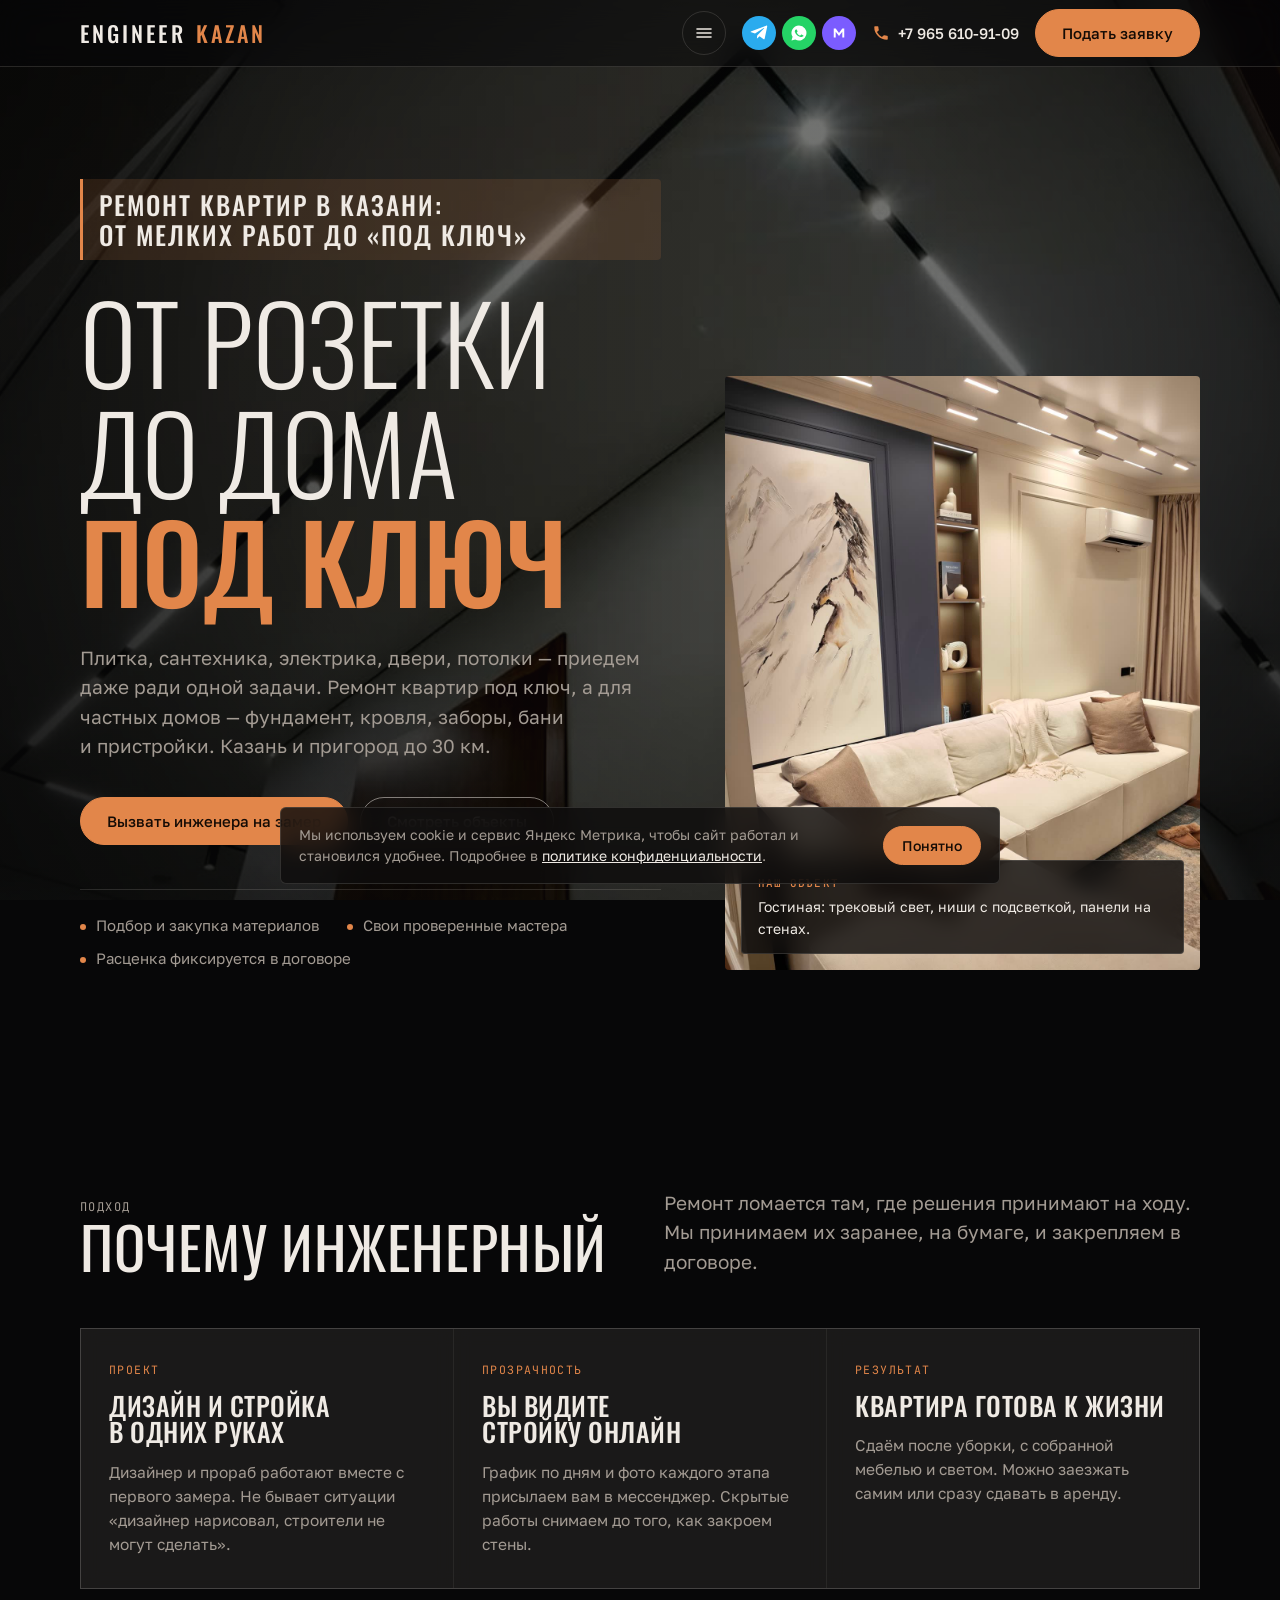
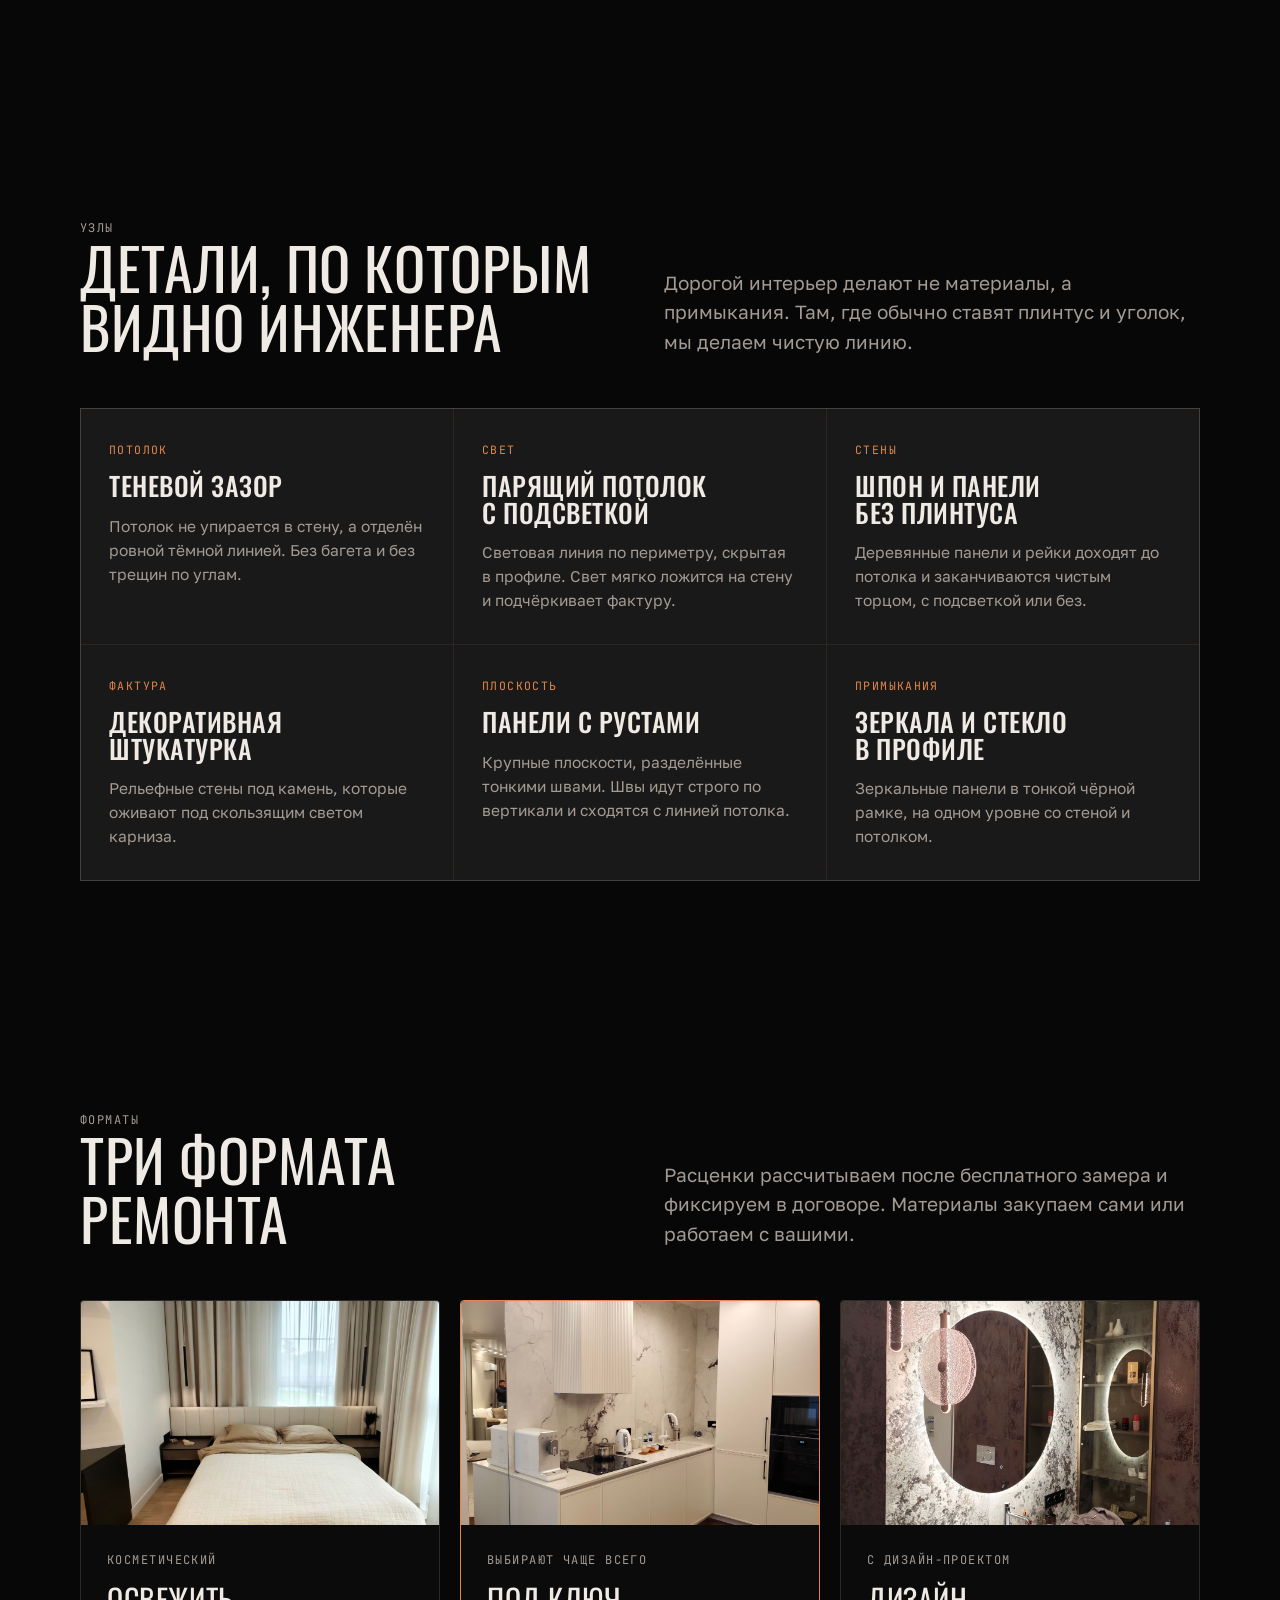
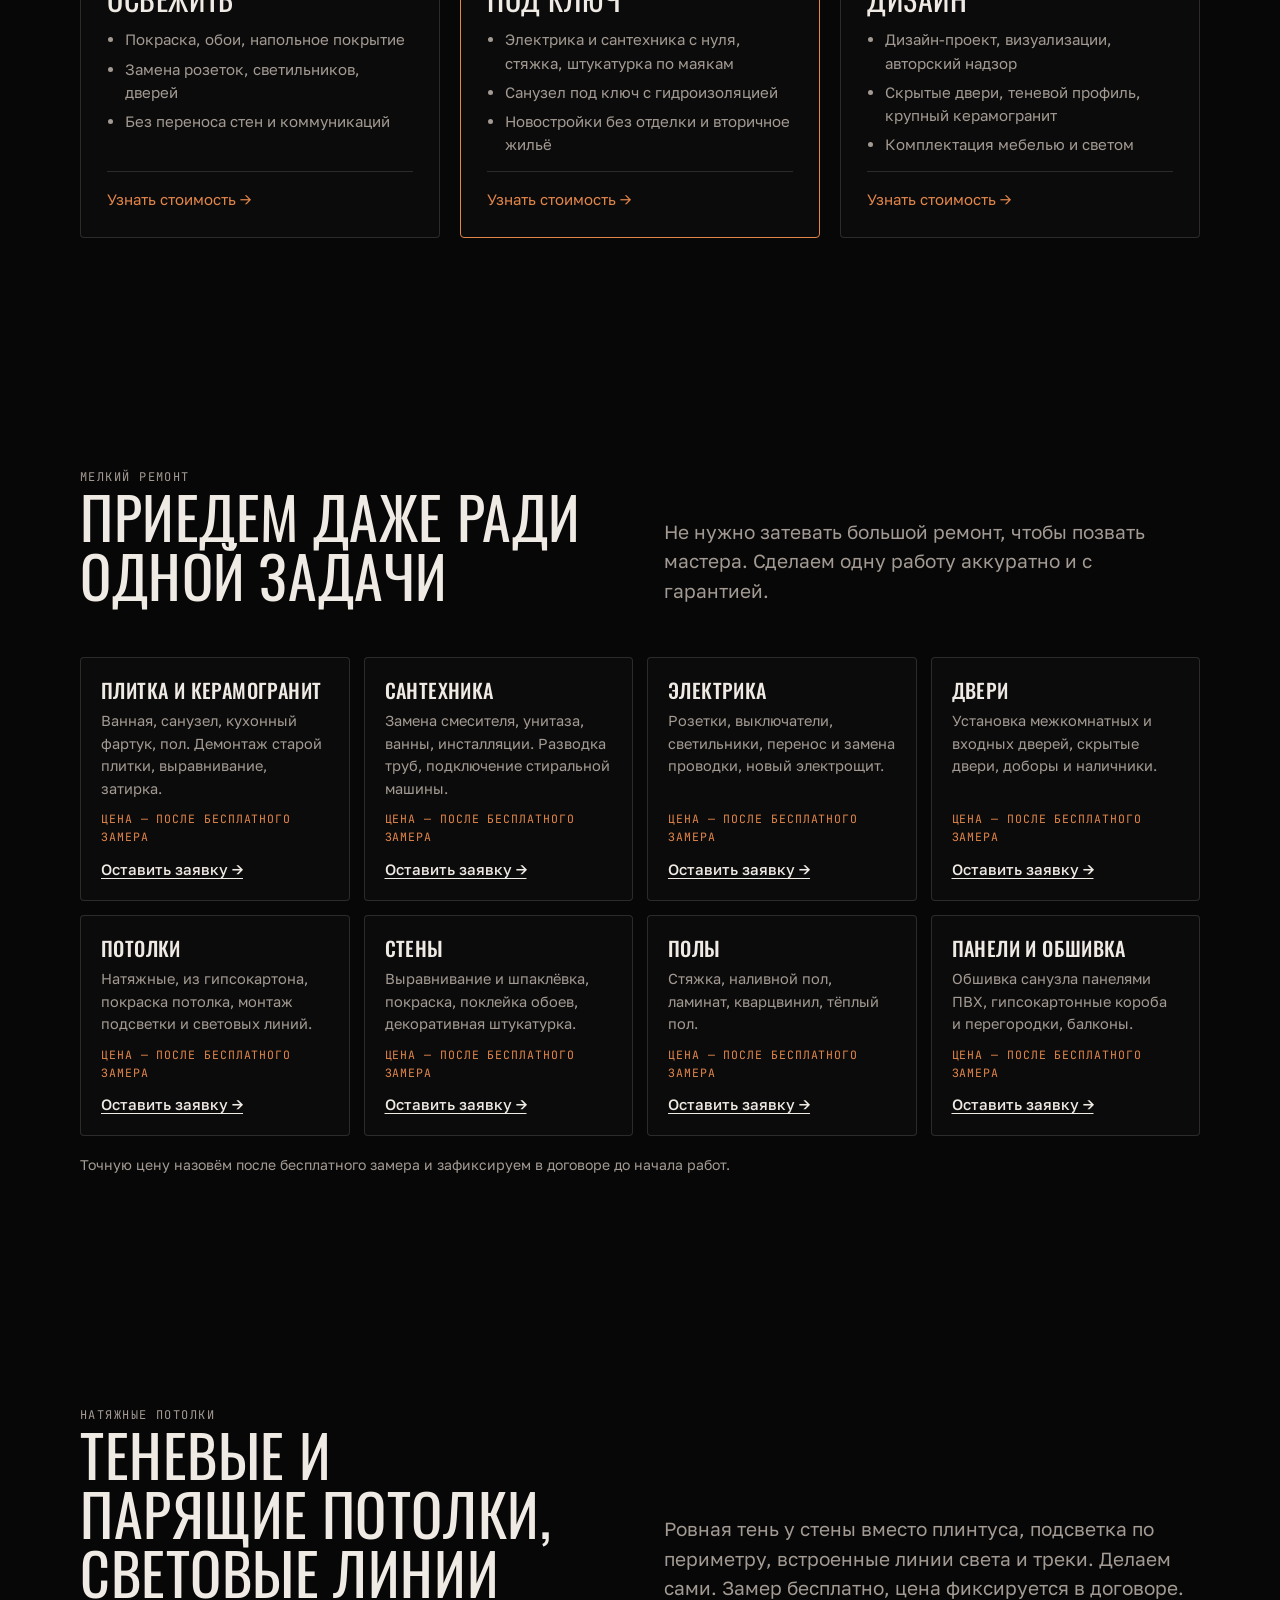
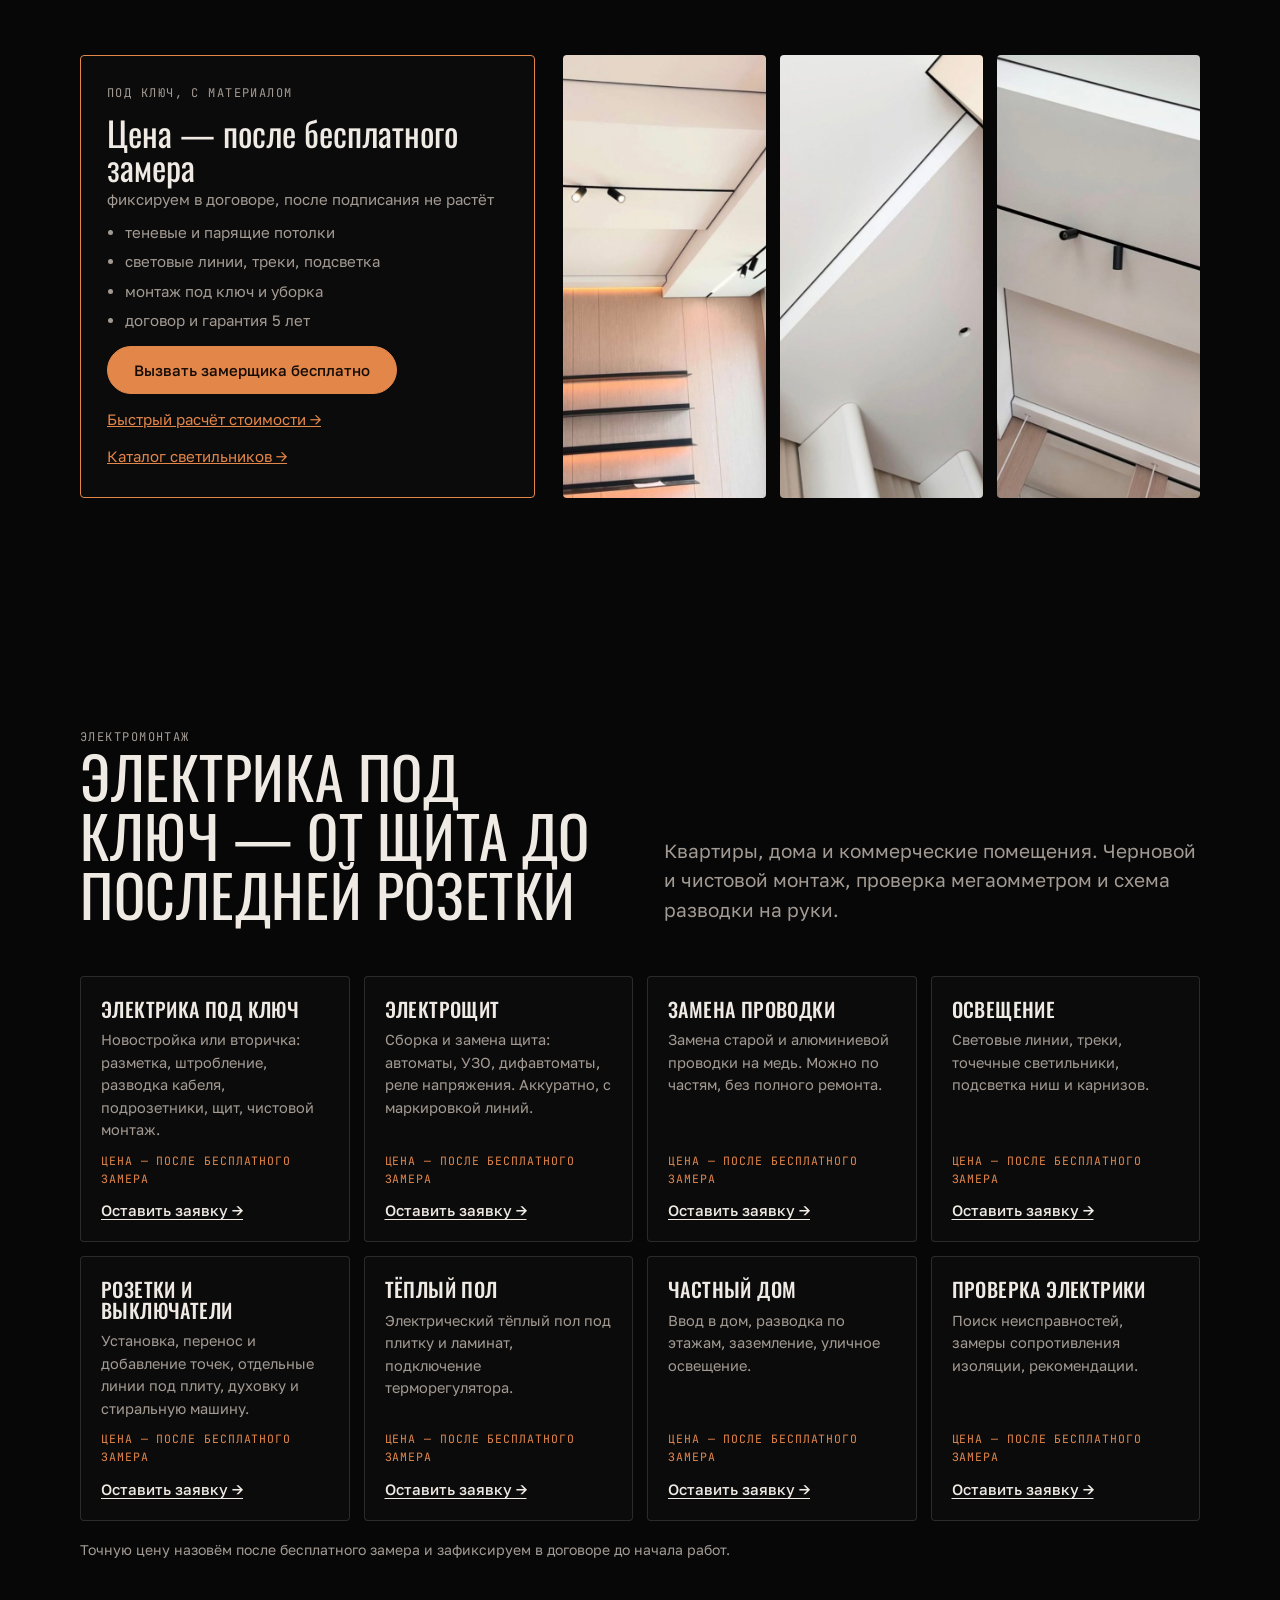
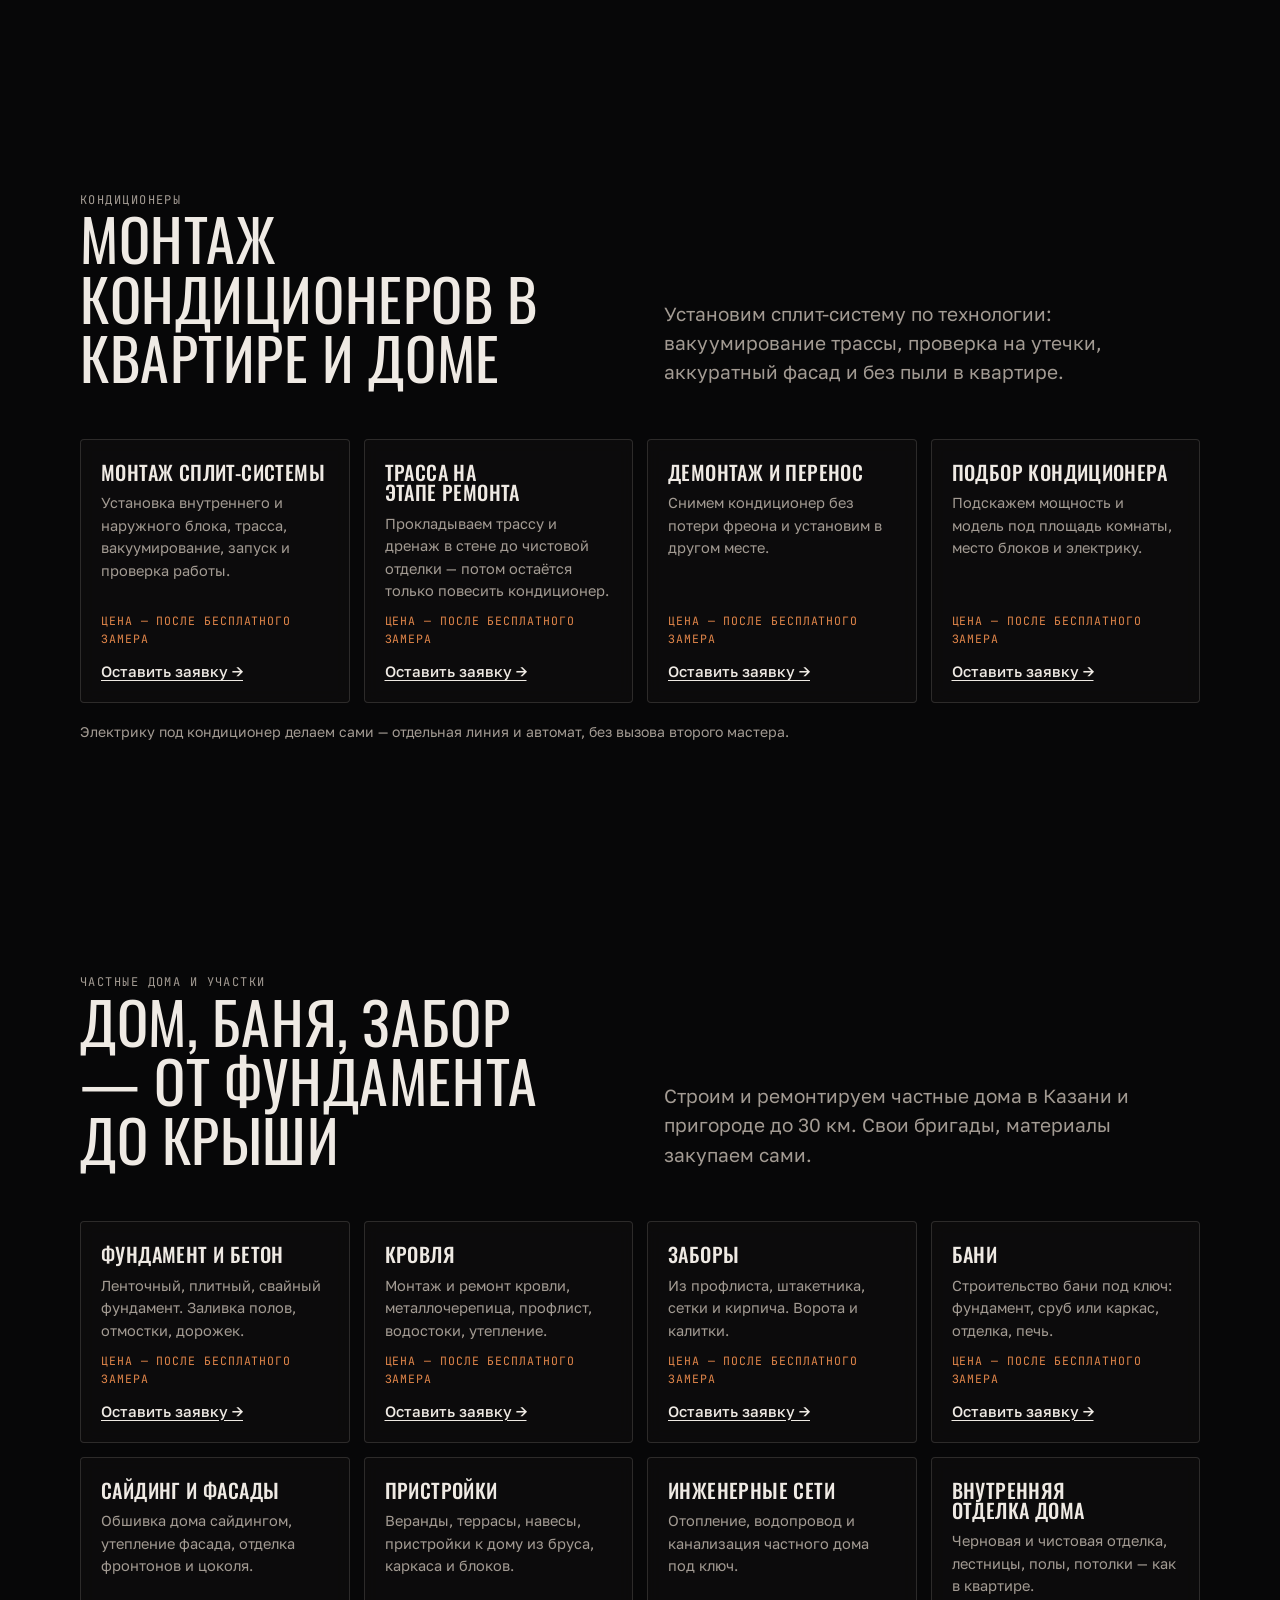
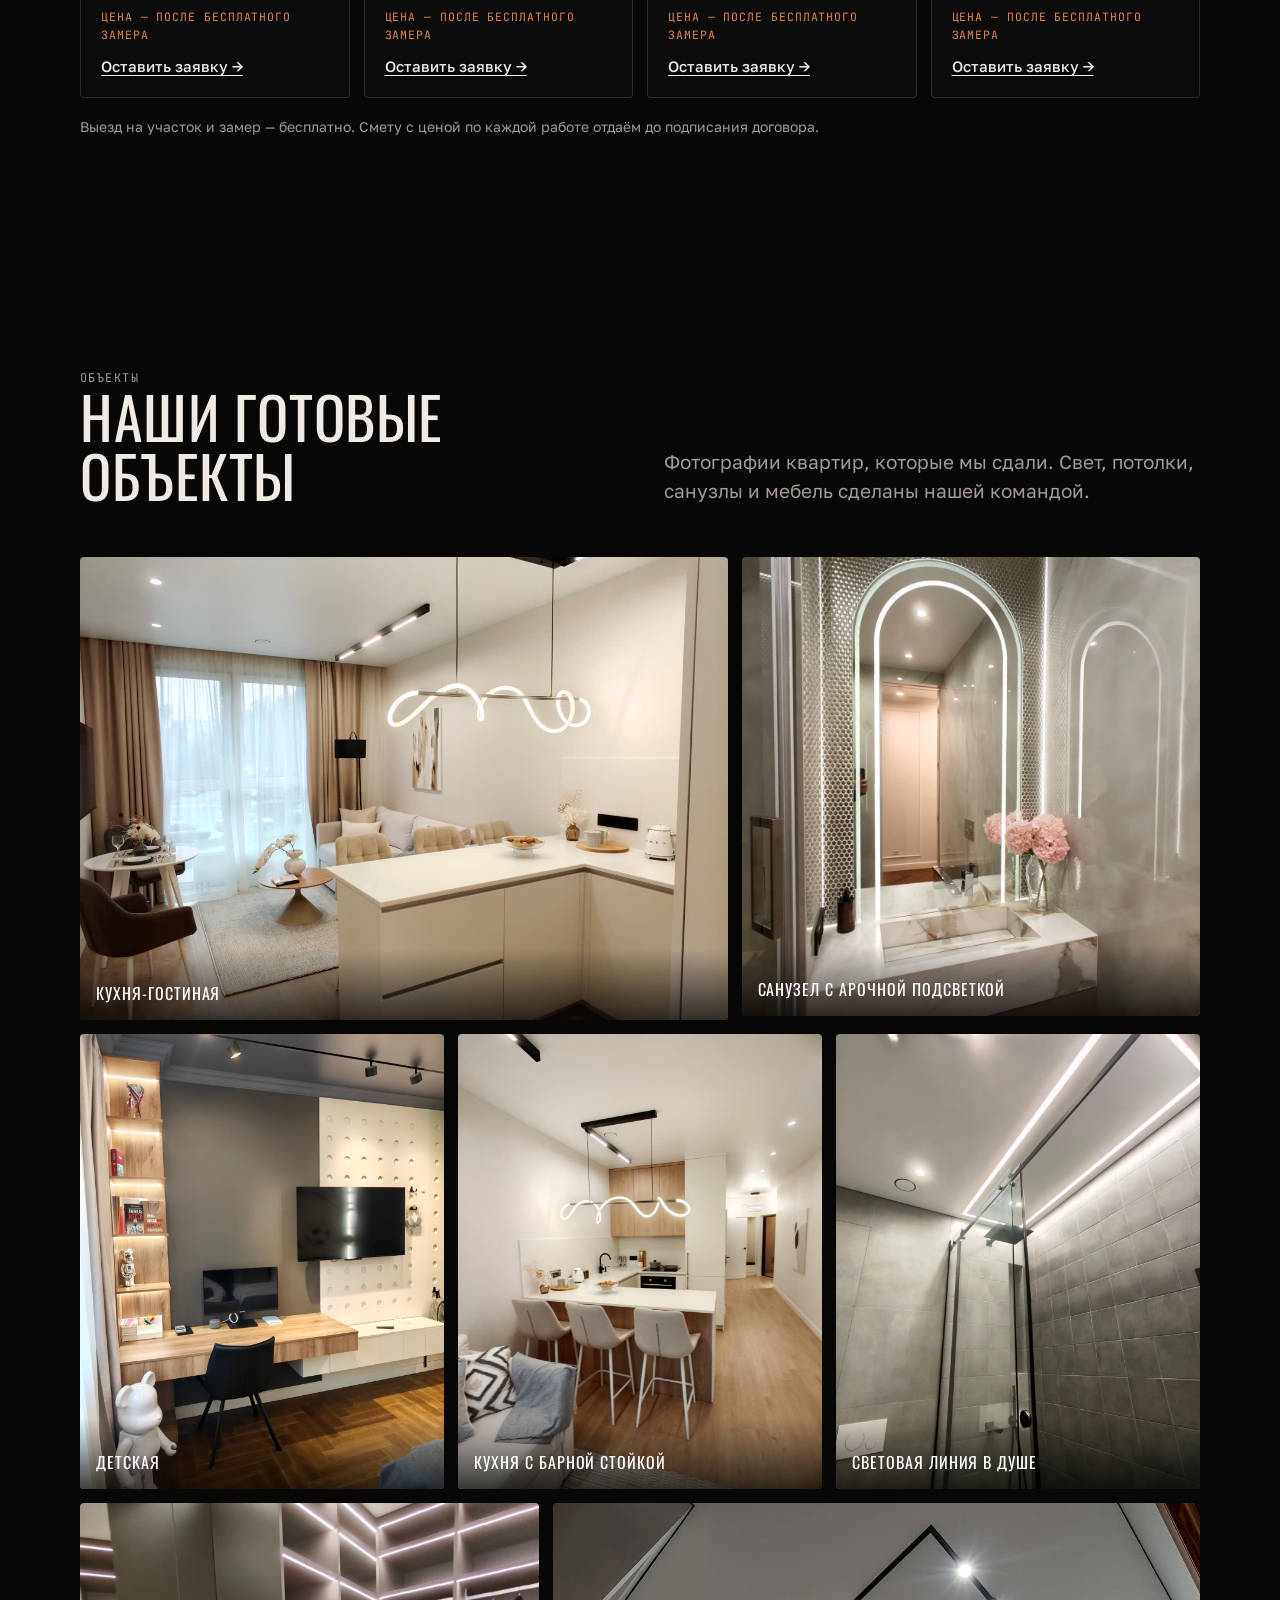
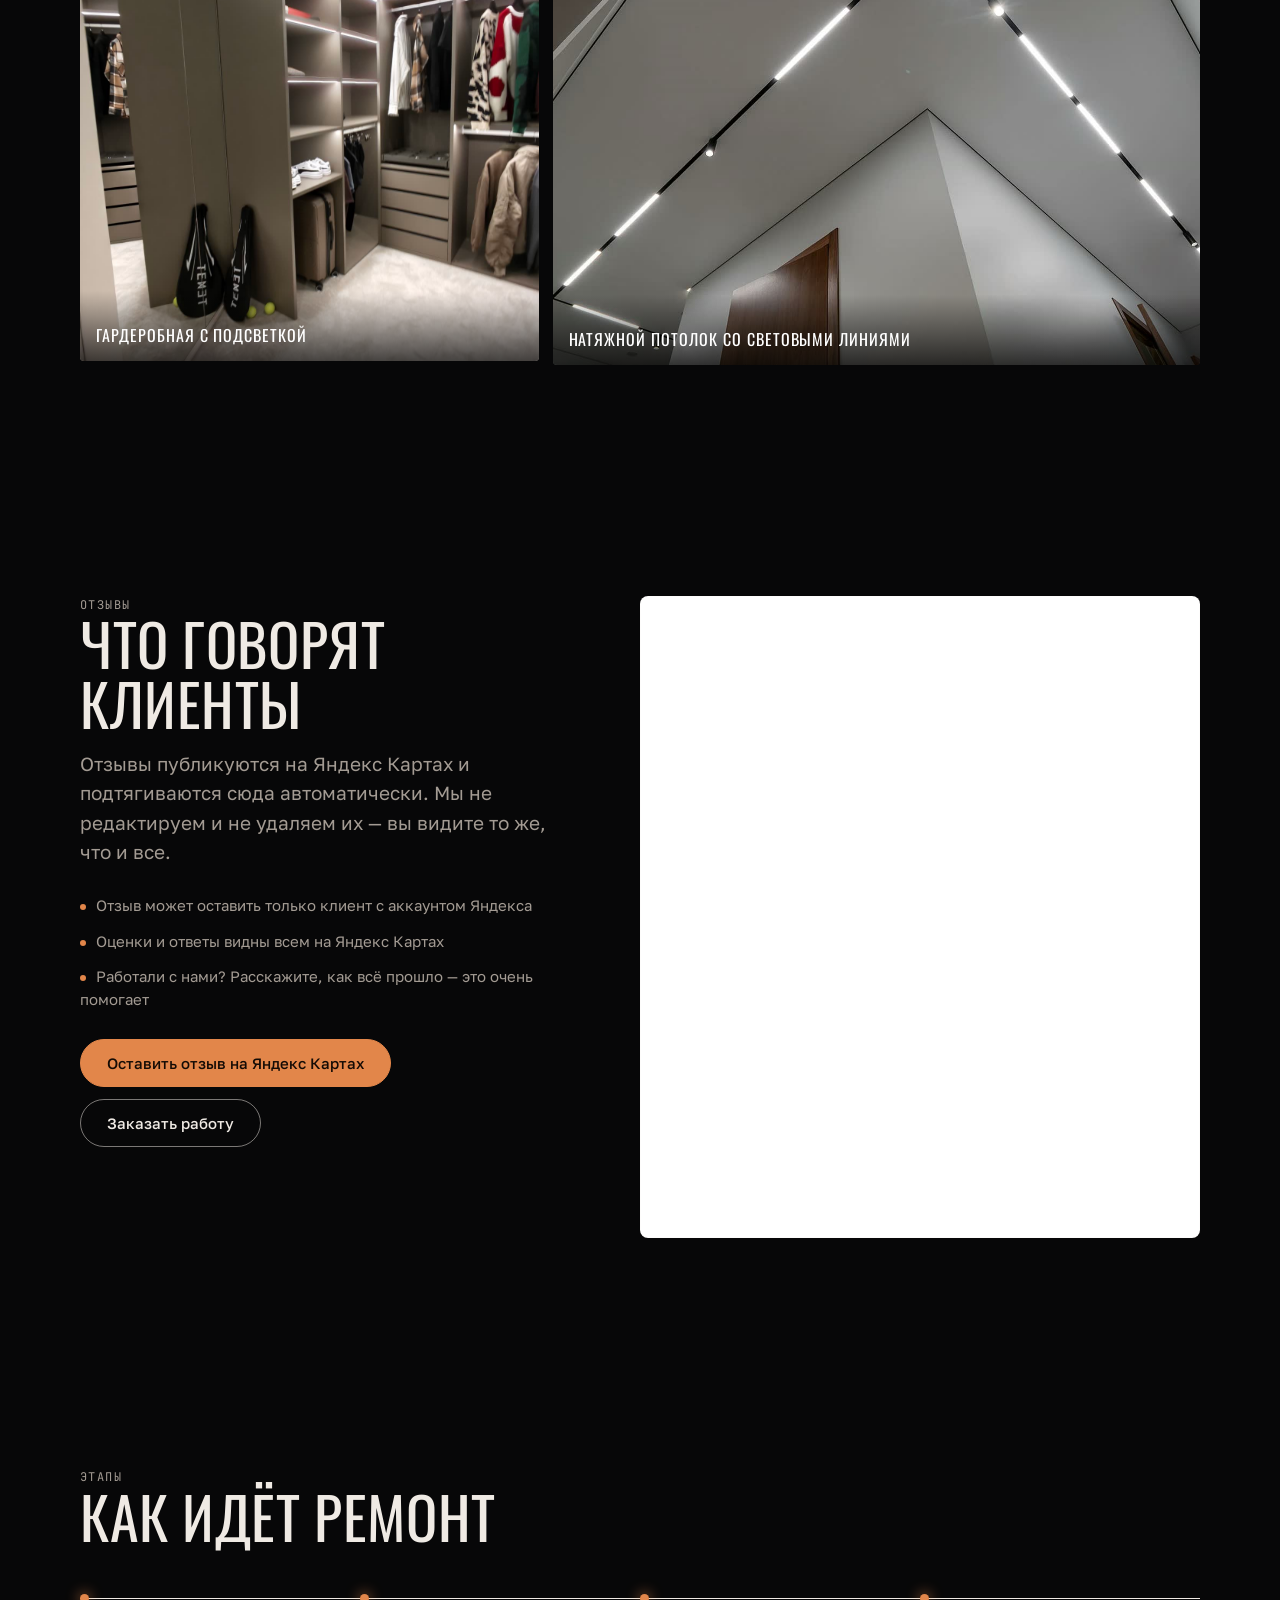
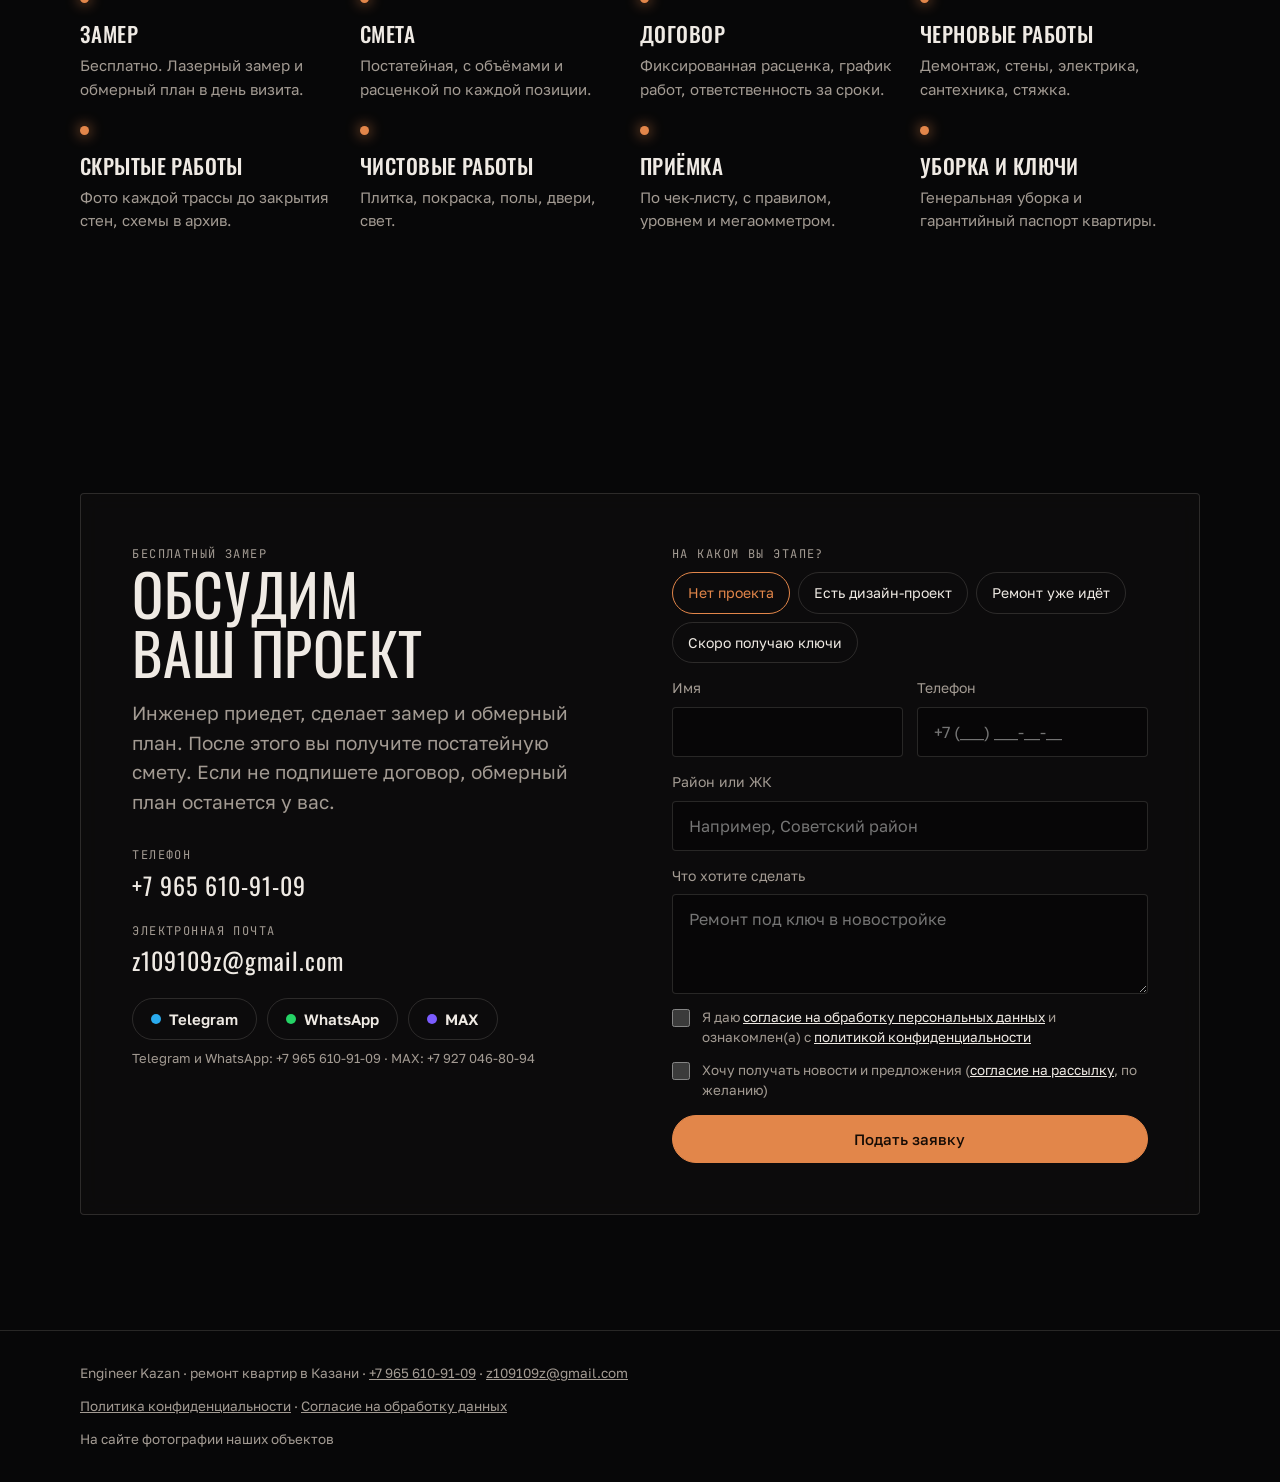
<file: index.html>
<!doctype html>
<html lang="ru">
<head>
<meta charset="utf-8">
<meta name="viewport" content="width=device-width, initial-scale=1, viewport-fit=cover">
<meta name="description" content="Натяжные потолки (теневые, парящие, световые линии), электромонтаж и кондиционеры в Казани. Бесплатный замер, договор, гарантия 5 лет.">
<meta property="og:type" content="website">
<meta property="og:title" content="Engineer Kazan — ремонт квартир под ключ в Казани">
<meta property="og:description" content="От розетки до дома под ключ. Мелкие работы, ремонт квартир и частные дома в Казани и пригороде.">
<meta property="og:image" content="https://engineerkazan.ru/img/og.jpg">
<meta name="theme-color" content="#070708">
<meta name="yandex-verification" content="6946cf2782185436">
<title>Ремонт квартир в Казани: мелкие работы и под ключ — Engineer Kazan</title>
<!-- Основной домен: engineerkazan.ru (старый адрес engineerkazan.netlify.app тоже работает) -->
<link rel="canonical" href="https://engineerkazan.ru/">
<meta property="og:url" content="https://engineerkazan.ru/">
<meta property="og:locale" content="ru_RU">
<script type="application/ld+json">
{
  "@context": "https://schema.org",
  "@type": "HomeAndConstructionBusiness",
  "name": "Engineer Kazan",
  "description": "Ремонт квартир под ключ в Казани: подбор материалов, свои мастера, расценка фиксируется в договоре. Бесплатный замер.",
  "url": "https://engineerkazan.ru/",
  "image": "https://engineerkazan.ru/img/og.jpg",
  "telephone": "+7-965-610-91-09",
  "email": "z109109z@gmail.com",
  "address": {"@type": "PostalAddress", "addressLocality": "Казань", "addressRegion": "Республика Татарстан", "addressCountry": "RU"},
  "areaServed": {"@type": "City", "name": "Казань"},
  "openingHours": "Mo-Su 08:00-22:00",
  "sameAs": ["https://yandex.ru/maps/org/91211030840", "https://2gis.ru/kazan/firm/70000001118650999"],
  "makesOffer": [
    {"@type": "Offer", "itemOffered": {"@type": "Service", "name": "Косметический ремонт квартиры"}},
    {"@type": "Offer", "itemOffered": {"@type": "Service", "name": "Ремонт квартиры под ключ"}},
    {"@type": "Offer", "itemOffered": {"@type": "Service", "name": "Ремонт с дизайн-проектом"}},
    {"@type": "Offer", "itemOffered": {"@type": "Service", "name": "Теневые и парящие натяжные потолки, световые линии"}},
    {"@type": "Offer", "itemOffered": {"@type": "Service", "name": "Электромонтаж под ключ"}},
    {"@type": "Offer", "itemOffered": {"@type": "Service", "name": "Монтаж кондиционеров"}}
  ]
}
</script>
<link rel="preconnect" href="https://fonts.googleapis.com">
<link rel="preconnect" href="https://fonts.gstatic.com" crossorigin>
<link rel="stylesheet" href="https://fonts.googleapis.com/css2?family=Oswald:wght@300;400;500;600&family=Golos+Text:wght@400;500;600&family=JetBrains+Mono:wght@400;500&display=swap">
<style>
/* Layout: тёмная сцена, по которой течёт тёплый свет; узкие заглавные заголовки, тонкие линии, фото как окна в готовые интерьеры. Единый тёмный образ */
:root{
  --bg:#070708; --glass:rgba(18,17,17,.58); --glass-strong:rgba(14,13,13,.82);
  --ink:#EFEAE4; --muted:#A39B93; --line:rgba(239,234,228,.14);
  --accent:#E2864A; --accent-ink:#140B05;
  --f-display:"Oswald","Arial Narrow",Impact,sans-serif;
  --f-body:"Golos Text","Segoe UI",system-ui,sans-serif;
  --f-mono:"JetBrains Mono",ui-monospace,Consolas,monospace;
  --wrap:1200px;
  color-scheme:dark;
}
*{box-sizing:border-box}
body{background:var(--bg);color:var(--ink);font-family:var(--f-body);font-size:17px;line-height:1.55;margin:0}
.wrap{max-width:var(--wrap);margin-inline:auto;padding-inline:clamp(16px,4vw,40px)}
h1,h2,h3{font-family:var(--f-display);text-transform:uppercase;text-wrap:balance;margin:0;line-height:1.02;font-weight:400}
h2{font-size:clamp(32px,4.6vw,58px);letter-spacing:.01em}
h3{font-size:21px;font-weight:500;letter-spacing:.02em}
p{margin:0}
a{color:inherit}
.mono{font-family:var(--f-mono);font-size:12px;letter-spacing:.12em;text-transform:uppercase;color:var(--muted)}
.lead{font-size:clamp(17px,1.6vw,19px);color:var(--muted);max-width:56ch}
section{padding-block:clamp(64px,9vw,128px)}
.sec-head{display:grid;grid-template-columns:minmax(0,1fr) minmax(0,1fr);gap:24px 48px;align-items:end;margin-bottom:52px}
@media (max-width:820px){.sec-head{grid-template-columns:1fr}}
:focus-visible{outline:2px solid var(--accent);outline-offset:3px}

/* Фон: зацикленное видео потолка с теневым профилем и тёплой световой линией */
.bgv{position:fixed;inset:0;width:100%;height:100%;object-fit:cover;z-index:0;pointer-events:none;display:block;background:#070708}
.vignette{position:fixed;inset:0;z-index:0;pointer-events:none;background:linear-gradient(90deg,rgba(7,7,8,.8) 0%,rgba(7,7,8,.5) 55%,rgba(7,7,8,.62) 100%),radial-gradient(ellipse at 50% 40%,transparent 40%,rgba(0,0,0,.6) 100%)}
main,footer{position:relative;z-index:1}

/* Header */
header{position:sticky;top:env(safe-area-inset-top,0px);z-index:20;background:rgba(7,7,8,.55);backdrop-filter:blur(14px);-webkit-backdrop-filter:blur(14px);border-bottom:1px solid var(--line)}
.bar{display:flex;align-items:center;justify-content:space-between;gap:16px;height:66px}
.logo{font-family:var(--f-display);font-weight:500;font-size:22px;letter-spacing:.14em;text-transform:uppercase;text-decoration:none;display:flex;align-items:center;gap:10px}
.logo span{color:var(--accent)}
nav{display:flex;gap:30px;font-size:14px;letter-spacing:.04em}
nav a{text-decoration:none;color:var(--muted);white-space:nowrap} nav a:hover{color:var(--ink)}
.btn{white-space:nowrap;display:inline-flex;align-items:center;justify-content:center;gap:10px;font:500 15px var(--f-body);padding:14px 26px;border-radius:999px;border:1px solid var(--accent);background:var(--accent);color:var(--accent-ink);text-decoration:none;cursor:pointer;transition:background .2s,color .2s,transform .2s}
.btn:hover{transform:translateY(-1px)}
.btn.ghost{background:transparent;color:var(--ink);border-color:rgba(239,234,228,.5)}
.btn.ghost:hover{border-color:var(--ink)}
.menu-btn{display:none;background:transparent;border:1px solid var(--line);color:var(--ink);border-radius:999px;width:44px;height:44px;padding:0;cursor:pointer;align-items:center;justify-content:center;margin-left:auto}
.menu-btn svg{width:20px;height:20px}
@media (max-width:1919px){
  .menu-btn{display:inline-flex}
  nav{display:none;position:absolute;left:0;right:0;top:100%;flex-direction:column;gap:0;background:rgba(10,10,11,.97);backdrop-filter:blur(14px);-webkit-backdrop-filter:blur(14px);border-bottom:1px solid var(--line);padding:8px clamp(16px,4vw,40px) 16px;font-size:17px}
  nav.open{display:flex}
  nav a{padding:12px 0;border-bottom:1px solid var(--line);color:var(--ink)}
  nav a:last-child{border-bottom:0}
}
@media (max-width:460px){.bar{gap:10px}.bar .btn{padding:10px 14px;font-size:14px}.logo{font-size:17px;letter-spacing:.1em}.menu-btn{width:40px;height:40px}}

/* Hero */
.hero{padding-block:clamp(40px,7vw,96px) clamp(64px,8vw,112px)}
.hero-grid{display:grid;grid-template-columns:minmax(0,1.1fr) minmax(0,.9fr);gap:clamp(28px,5vw,72px);align-items:end}
@media (max-width:900px){.hero-grid{grid-template-columns:1fr}}
.hero h1{font-size:clamp(46px,8.4vw,112px);font-weight:300;letter-spacing:-.005em;margin-block:22px 28px}
.hero h1 b{font-weight:500;color:var(--accent)}
.hero h1 .eyebrow{display:block;width:fit-content;max-width:100%;font-family:var(--f-display);font-weight:500;font-size:clamp(18px,2vw,26px);line-height:1.2;letter-spacing:.08em;color:var(--ink);background:rgba(226,134,74,.14);border-left:3px solid var(--accent);padding:10px 16px;border-radius:0 4px 4px 0;margin-bottom:26px}
.hero .actions{display:flex;flex-wrap:wrap;gap:12px;margin-top:36px}
.hero-photo{position:relative}
.hero-photo img{display:block;width:100%;aspect-ratio:4/5;object-fit:cover;max-width:100%;border-radius:4px}
.hero-photo .tag{position:absolute;left:16px;bottom:16px;right:16px;background:var(--glass-strong);backdrop-filter:blur(10px);-webkit-backdrop-filter:blur(10px);padding:14px 16px;font-size:14px;border:1px solid var(--line);border-radius:4px}
.hero-photo .tag b{display:block;font-family:var(--f-mono);font-weight:500;font-size:11px;letter-spacing:.1em;text-transform:uppercase;color:var(--accent);margin-bottom:4px}
.promises{display:flex;flex-wrap:wrap;gap:10px 28px;margin-top:44px;padding-top:24px;border-top:1px solid var(--line);font-size:15px;color:var(--muted)}
.promises span::before{content:"";display:inline-block;width:6px;height:6px;border-radius:50%;background:var(--accent);margin-right:10px;vertical-align:middle}

/* Принципы */
.principles{display:grid;grid-template-columns:repeat(3,minmax(0,1fr));gap:1px;background:var(--line);border:1px solid var(--line)}
@media (max-width:900px){.principles{grid-template-columns:1fr}}
.pr{background:var(--glass);backdrop-filter:blur(8px);-webkit-backdrop-filter:blur(8px);padding:32px 28px;display:flex;flex-direction:column;gap:14px;min-width:0}
.pr h3{font-size:26px}
.pr p{color:var(--muted);font-size:15.5px}
.pr .k{font-family:var(--f-mono);font-size:11.5px;letter-spacing:.12em;text-transform:uppercase;color:var(--accent)}

/* Пакеты */
.packs{display:grid;grid-template-columns:repeat(3,minmax(0,1fr));gap:20px}
@media (max-width:900px){.packs{grid-template-columns:1fr}}
.pack{background:var(--glass);backdrop-filter:blur(8px);-webkit-backdrop-filter:blur(8px);border:1px solid var(--line);border-radius:4px;overflow:hidden;display:flex;flex-direction:column;min-width:0}
.pack img{width:100%;aspect-ratio:16/10;object-fit:cover;display:block}
.pack .body{padding:26px;display:flex;flex-direction:column;gap:14px;flex:1}
.pack h3{font-size:30px;font-weight:400}
.pack ul{margin:0;padding-left:18px;color:var(--muted);font-size:15px;display:grid;gap:6px}
.pack .more{margin-top:auto;padding-top:16px;border-top:1px solid var(--line);font-size:15px;color:var(--accent);text-decoration:none}
.pack .more:hover{text-decoration:underline}
.pack.hot{border-color:var(--accent)}

/* Услуги: мелкий ремонт и частные дома */
.svc{display:grid;grid-template-columns:repeat(4,minmax(0,1fr));gap:14px}
@media (max-width:1000px){.svc{grid-template-columns:repeat(2,minmax(0,1fr))}}
@media (max-width:520px){.svc{grid-template-columns:1fr}}
.svc-card{background:var(--glass);backdrop-filter:blur(8px);-webkit-backdrop-filter:blur(8px);border:1px solid var(--line);border-radius:4px;padding:22px 20px;display:flex;flex-direction:column;gap:10px;min-width:0}
.svc-card h3{font-size:20px}
.svc-card p{color:var(--muted);font-size:14.5px;flex:1}
.svc-card .price{font-family:var(--f-mono);font-size:11.5px;letter-spacing:.08em;text-transform:uppercase;color:var(--accent)}
.svc-card .order{margin-top:4px;align-self:flex-start;background:none;border:0;padding:0;font:500 15px var(--f-body);color:var(--ink);text-decoration:underline;text-underline-offset:3px;cursor:pointer}
.svc-card .order:hover{color:var(--accent)}
.svc-note{font-size:14px;color:var(--muted);margin-top:18px}

/* Натяжные потолки */
.ceil{display:grid;grid-template-columns:minmax(0,5fr) minmax(0,7fr);gap:28px;align-items:stretch}
@media (max-width:900px){.ceil{grid-template-columns:1fr}}
.ceil-offer{background:var(--glass);backdrop-filter:blur(8px);-webkit-backdrop-filter:blur(8px);border:1px solid var(--accent);border-radius:4px;padding:28px 26px;display:flex;flex-direction:column;gap:14px;min-width:0}
.ceil-offer .big{font-family:var(--f-display,inherit);font-size:clamp(34px,4vw,46px);line-height:1;color:var(--ink)}
.ceil-offer .big small{display:block;font-size:15px;color:var(--muted);margin-top:8px;font-family:var(--f-body)}
.ceil-offer ul{margin:0;padding-left:18px;color:var(--muted);font-size:15px;display:grid;gap:6px}
.ceil-offer .btn{align-self:flex-start;margin-top:auto}
.ceil-photos{display:grid;grid-template-columns:repeat(3,minmax(0,1fr));gap:14px;min-width:0}
@media (max-width:520px){.ceil-photos{grid-template-columns:1fr 1fr}.ceil-photos figure:first-child{grid-column:1/-1}}
.ceil-photos figure{margin:0;overflow:hidden;border-radius:4px;min-width:0}
.ceil-photos img{width:100%;height:100%;min-height:220px;object-fit:cover;display:block}

/* Галерея */
.gallery{display:grid;grid-template-columns:repeat(12,minmax(0,1fr));gap:14px}
.gallery figure{margin:0;position:relative;overflow:hidden;min-width:0;border-radius:4px}
.gallery img{width:100%;height:100%;object-fit:cover;display:block;transition:transform .8s ease}
.gallery figure:hover img{transform:scale(1.04)}
.gallery figcaption{position:absolute;left:0;bottom:0;right:0;padding:32px 16px 14px;color:#fff;background:linear-gradient(transparent,rgba(0,0,0,.7));font-family:var(--f-display);text-transform:uppercase;letter-spacing:.06em;font-size:16px}
.g1{grid-column:span 7;aspect-ratio:7/5}.g2{grid-column:span 5;aspect-ratio:5/5}
.g3{grid-column:span 4;aspect-ratio:4/5}.g4{grid-column:span 4;aspect-ratio:4/5}.g5{grid-column:span 4;aspect-ratio:4/5}
.g6{grid-column:span 5;aspect-ratio:5/5}.g7{grid-column:span 7;aspect-ratio:7/5}
@media (max-width:720px){.gallery figure{grid-column:span 12;aspect-ratio:4/3}}

/* Отзывы: виджет Яндекс Карт с настоящими отзывами из карточки */
.reviews{display:grid;grid-template-columns:minmax(0,1fr) minmax(0,560px);gap:clamp(24px,5vw,64px);align-items:start}
@media (max-width:900px){.reviews{grid-template-columns:1fr}}
.reviews .lead{margin-top:16px}
.reviews-actions{display:flex;flex-wrap:wrap;gap:12px;margin-top:28px}
.reviews-points{margin:28px 0 0;padding:0;list-style:none;display:grid;gap:12px;color:var(--muted);font-size:15px}
.reviews-points li::before{content:"";display:inline-block;width:6px;height:6px;border-radius:50%;background:var(--accent);margin-right:10px;vertical-align:middle}
.reviews-widget{background:#fff;border-radius:8px;overflow:hidden;border:1px solid var(--line);width:100%;max-width:560px}
.reviews-widget iframe{display:block;width:100%;height:640px;border:0}
@media (max-width:520px){.reviews-widget iframe{height:560px}}

/* Процесс */
.steps{display:grid;grid-template-columns:repeat(4,minmax(0,1fr));border-top:1px solid var(--ink)}
@media (max-width:900px){.steps{grid-template-columns:repeat(2,minmax(0,1fr))}}
@media (max-width:520px){.steps{grid-template-columns:1fr}}
.step{padding:24px 24px 30px 0;display:grid;gap:10px;align-content:start;min-width:0;position:relative}
.step::before{content:"";position:absolute;top:-5px;left:0;width:9px;height:9px;border-radius:50%;background:var(--accent);box-shadow:0 0 14px var(--accent)}
.step p{font-size:15px;color:var(--muted)}

/* Приёмка */
.check{display:grid;grid-template-columns:minmax(0,1fr) minmax(0,1fr);gap:clamp(24px,5vw,72px);align-items:center}
@media (max-width:860px){.check{grid-template-columns:1fr}}
.check img{width:100%;aspect-ratio:1/1;object-fit:cover;display:block;border-radius:4px}
.tol{width:100%;border-collapse:collapse;font-size:15px;margin-top:28px}
.tol th,.tol td{text-align:left;padding:13px 8px;border-bottom:1px solid var(--line);vertical-align:top}
.tol th{font-family:var(--f-mono);font-weight:400;font-size:11px;letter-spacing:.1em;text-transform:uppercase;color:var(--muted)}
.tol td:last-child{color:var(--muted)}
.tbl{overflow-x:auto}

/* Районы */
.districts{display:flex;flex-wrap:wrap;gap:10px}
.districts span{border:1px solid var(--line);padding:11px 18px;font-size:15px;border-radius:999px;background:var(--glass)}

/* Клипы */
.reels{display:grid;grid-template-columns:repeat(6,minmax(0,1fr));gap:14px}
@media (max-width:1000px){.reels{grid-template-columns:repeat(3,minmax(0,1fr))}}
@media (max-width:520px){.reels{grid-template-columns:repeat(2,minmax(0,1fr))}}
.reel{position:relative;aspect-ratio:9/16;overflow:hidden;border-radius:14px;max-width:100%;border:1px solid var(--line)}
.reel img{width:100%;height:100%;object-fit:cover;display:block}
.reel .ov{position:absolute;inset:0;display:flex;flex-direction:column;justify-content:space-between;padding:12px;color:#fff;background:linear-gradient(rgba(0,0,0,.5),transparent 35%,transparent 50%,rgba(0,0,0,.78))}
.reel .hook{font-family:var(--f-display);text-transform:uppercase;font-size:16px;line-height:1.1}
.reel .rub{font-family:var(--f-mono);font-size:10px;letter-spacing:.08em;text-transform:uppercase;opacity:.9}
.note{font-size:13px;color:var(--muted);margin-top:22px}

/* Заявка */
.cta-box{background:var(--glass);backdrop-filter:blur(10px);-webkit-backdrop-filter:blur(10px);border:1px solid var(--line);border-radius:4px;padding:clamp(24px,4vw,56px);display:grid;grid-template-columns:minmax(0,1fr) minmax(0,1fr);gap:clamp(24px,5vw,64px)}
@media (max-width:860px){.cta-box{grid-template-columns:1fr}}
.lead-form{display:grid;gap:14px}
.field{display:grid;gap:8px}
.field label{font-size:14px;color:var(--muted)}
.lead-form input,.lead-form textarea{width:100%;font:16px var(--f-body);padding:14px 16px;border:1px solid var(--line);background:rgba(0,0,0,.35);color:var(--ink);border-radius:4px}
.lead-form input:focus,.lead-form textarea:focus{border-color:var(--accent);outline:none}
.lead-form textarea{min-height:100px;resize:vertical}
.two{display:grid;grid-template-columns:minmax(0,1fr) minmax(0,1fr);gap:14px}
@media (max-width:520px){.two{grid-template-columns:1fr}}
.stage{display:flex;flex-wrap:wrap;gap:8px;position:relative}
.stage input{position:absolute;left:0;top:0;width:1px;height:1px;margin:0;opacity:0;pointer-events:none}
.stage label{border:1px solid var(--line);padding:9px 15px;border-radius:999px;cursor:pointer;font-size:14px;color:var(--ink)}
.stage input:checked+label{border-color:var(--accent);color:var(--accent)}
.stage input:focus-visible+label{outline:2px solid var(--accent);outline-offset:2px}
.ok{border:1px solid var(--accent);padding:16px;font-size:15px;border-radius:4px}
.contacts{display:grid;gap:18px;margin-top:30px}
.contacts div{display:grid;gap:2px}
.contacts b{font-family:var(--f-display);font-weight:400;font-size:24px;letter-spacing:.04em;text-transform:uppercase}

.agree{display:flex;gap:12px;align-items:flex-start;font-size:13.5px;color:var(--muted);line-height:1.45;cursor:pointer}
.agree input{width:18px;height:18px;margin:1px 0 0;flex:none;accent-color:var(--accent)}
.agree a{color:var(--ink)}
[hidden]{display:none!important}
/* Кнопки мессенджеров */
.msg{display:flex;flex-wrap:wrap;gap:10px;margin-top:18px}
.msg a{display:inline-flex;align-items:center;gap:8px;padding:11px 18px;border-radius:999px;border:1px solid var(--line);text-decoration:none;font:600 15px var(--f-body);color:var(--ink)}
.msg a::before{content:"";width:10px;height:10px;border-radius:50%;background:var(--c)}
.msg .tg{--c:#2AABEE}.msg .wa{--c:#25D366}.msg .mx{--c:#7B5CFF}
.msg-note{font-size:13px;color:var(--muted);margin-top:8px}
/* Значки мессенджеров в шапке */
.hmsg{display:flex;gap:6px;align-items:center}
.hmsg a{width:34px;height:34px;border-radius:50%;display:inline-flex;align-items:center;justify-content:center;flex:none}
.hmsg a svg{width:18px;height:18px}
.hmsg .tg{background:#2AABEE}.hmsg .wa{background:#25D366}.hmsg .mx{background:#7B5CFF}
.hcontact{display:flex;align-items:center;gap:12px;margin-left:auto}
@media (max-width:460px){.hmsg{gap:4px}.hmsg a{width:28px;height:28px}.hmsg a svg{width:15px;height:15px}}
/* Узкие экраны и крупный шрифт в телефоне: всё в шапке должно помещаться */
@media (max-width:440px){
  .bar{gap:6px}
  .logo{font-size:14px;letter-spacing:.05em;min-width:0}
  .menu-btn{width:36px;height:36px;flex:none}
  .hmsg{gap:4px;flex:none}
  .hmsg a{width:28px;height:28px}
  .call-top{flex:none}
}
@media (max-width:360px){
  .logo{font-size:12px;letter-spacing:.02em}
  .menu-btn{width:32px;height:32px}
  .hmsg a{width:26px;height:26px}
  .hmsg a svg{width:14px;height:14px}
  .call-top{width:34px!important;height:34px!important}
}
@media (max-width:400px){
  .btn{white-space:normal;text-align:center;max-width:100%}
  h1,h2,h3,.eyebrow{overflow-wrap:anywhere}
  .mono{overflow-wrap:anywhere}
}
/* Кнопка звонка: в шапке и закреплённая панель на телефоне */
.call-top{display:inline-flex;align-items:center;gap:8px;text-decoration:none;color:var(--ink);font:500 15px var(--f-body);white-space:nowrap}
.call-top svg{width:18px;height:18px;color:var(--accent)}
.callbar{display:none}
@media (max-width:760px){
  .call-top span{display:none}
  .call-top{width:40px;height:40px;justify-content:center;border:1px solid var(--accent);border-radius:999px}
  .callbar{display:flex;position:fixed;left:0;right:0;bottom:0;z-index:25;gap:8px;padding:10px 12px calc(10px + env(safe-area-inset-bottom,0px));background:rgba(7,7,8,.92);backdrop-filter:blur(12px);-webkit-backdrop-filter:blur(12px);border-top:1px solid var(--line)}
  .callbar a{flex:1;text-align:center;padding:13px 10px;border-radius:999px;font:600 16px var(--f-body);text-decoration:none}
  .callbar .c1{background:var(--accent);color:var(--accent-ink)}
  .callbar .c2{border:1px solid var(--line);color:var(--ink)}
  body{padding-bottom:76px}
  .bar > .btn{display:none}
  .cookie{bottom:calc(84px + env(safe-area-inset-bottom,0px))}
}
.cookie{position:fixed;left:16px;right:16px;bottom:calc(16px + env(safe-area-inset-bottom,0px));z-index:30;max-width:720px;margin-inline:auto;background:var(--glass-strong);backdrop-filter:blur(14px);-webkit-backdrop-filter:blur(14px);border:1px solid var(--line);border-radius:6px;padding:16px 18px;display:flex;flex-wrap:wrap;align-items:center;gap:12px 18px;font-size:14px;color:var(--muted)}
.cookie p{flex:1 1 320px;min-width:0}
.cookie a{color:var(--ink)}
.cookie .btns{display:flex;gap:10px;flex-wrap:wrap}
.cookie .btn{padding:10px 18px;font-size:14px}
footer{border-top:1px solid var(--line);padding-block:32px;font-size:13.5px;color:var(--muted)}
footer .wrap{display:flex;flex-wrap:wrap;justify-content:space-between;gap:12px}

@media (prefers-reduced-motion:reduce){*{transition:none!important}}
</style>
</head>
<body>
<video id="bgv" class="bgv" autoplay muted loop playsinline preload="auto" poster="img/bg-poster.jpg" aria-hidden="true"><source src="img/bg.mp4" type="video/mp4"></video>
<div class="vignette" aria-hidden="true"></div>

<header>
  <div class="wrap bar">
    <a class="logo" href="#top">Engineer <span>Kazan</span></a>
    <nav id="nav" aria-label="Разделы">
      <a href="#small">Мелкий ремонт</a><a href="#ceilings">Потолки</a><a href="#electric">Электромонтаж</a><a href="#ac">Кондиционеры</a><a href="#packs">Квартиры под ключ</a><a href="#houses">Частные дома</a><a href="#works">Объекты</a><a href="#reviews">Отзывы</a><a href="#process">Этапы</a><a href="#lead">Контакты</a>
    </nav>
    <button class="menu-btn" type="button" id="menuBtn" aria-controls="nav" aria-expanded="false" aria-label="Открыть меню"><svg viewBox="0 0 20 20" fill="none" stroke="currentColor" stroke-width="1.6" stroke-linecap="round" aria-hidden="true"><path d="M3 6h14M3 10h14M3 14h14"/></svg></button>
    <div class="hmsg"><a class="tg" href="https://t.me/+79656109109" target="_blank" rel="noopener" aria-label="Написать в Telegram"><svg viewBox="0 0 24 24" aria-hidden="true"><path fill="#fff" d="M9.6 15.2l-.4 4.1c.5 0 .8-.2 1-.5l2.5-2.4 5.1 3.7c.9.5 1.6.2 1.8-.9l3.3-15.4c.3-1.3-.5-1.9-1.4-1.6L1.9 9.5c-1.3.5-1.3 1.2-.2 1.6l5 1.6L18.3 5.4c.5-.3 1-.1.6.2z"/></svg></a><a class="wa" href="https://wa.me/79656109109" target="_blank" rel="noopener" aria-label="Написать в WhatsApp"><svg viewBox="0 0 24 24" aria-hidden="true"><path fill="#fff" d="M12 2a10 10 0 0 0-8.6 15.1L2 22l5-1.3A10 10 0 1 0 12 2zm5.3 14.2c-.2.6-1.3 1.2-1.8 1.2-.5.1-1 .2-3.3-.7-2.8-1.1-4.5-3.9-4.7-4.1-.1-.2-1.1-1.5-1.1-2.8s.7-2 1-2.3c.2-.3.5-.3.7-.3h.5c.2 0 .4 0 .6.5l.8 2c.1.2.1.4 0 .5l-.4.6-.4.4c-.1.1-.3.3-.1.6.2.3.8 1.3 1.7 2.1 1.2 1 2.1 1.3 2.4 1.5.3.1.5.1.6-.1l.9-1.1c.2-.3.4-.2.7-.1l1.9.9c.3.1.5.2.5.3.1.2.1.7-.1 1.3z"/></svg></a><a class="mx" href="https://max.ru/u/f9LHodD0cOJtxExRxXfRDUpJuVhRXKote5mQpIspn0BRSNDShJHzEzCQXgc" target="_blank" rel="noopener" aria-label="Написать в MAX"><svg viewBox="0 0 24 24" aria-hidden="true"><path fill="#fff" d="M5 18V6h2.6L12 12l4.4-6H19v12h-2.6v-7.6L12 16l-4.4-5.6V18z"/></svg></a></div>
    <a class="call-top" href="tel:+79656109109" aria-label="Позвонить +7 965 610-91-09"><svg viewBox="0 0 24 24" fill="currentColor" aria-hidden="true"><path d="M6.6 10.8a15.1 15.1 0 0 0 6.6 6.6l2.2-2.2a1 1 0 0 1 1-.25 11.4 11.4 0 0 0 3.6.57 1 1 0 0 1 1 1V20a1 1 0 0 1-1 1A17 17 0 0 1 3 4a1 1 0 0 1 1-1h3.5a1 1 0 0 1 1 1c0 1.25.2 2.45.57 3.57a1 1 0 0 1-.25 1z"/></svg><span>+7 965 610-91-09</span></a>
    <a class="btn" href="#lead">Подать заявку</a>
  </div>
</header>
<div class="callbar"><a class="c1" href="tel:+79656109109">Позвонить</a><a class="c2" href="#lead">Заявка на замер</a></div>

<main id="top">
  <section class="hero">
    <div class="wrap hero-grid">
      <div>
        <h1><span class="eyebrow">Ремонт квартир в&nbsp;Казани: от&nbsp;мелких работ до&nbsp;«под&nbsp;ключ»</span>От&nbsp;розетки до&nbsp;дома <b>под&nbsp;ключ</b></h1>
        <p class="lead">Плитка, сантехника, электрика, двери, потолки — приедем даже ради одной задачи. Ремонт квартир под&nbsp;ключ, а&nbsp;для частных домов — фундамент, кровля, заборы, бани и&nbsp;пристройки. Казань и&nbsp;пригород до&nbsp;30&nbsp;км.</p>
        <div class="actions">
          <a class="btn" href="#lead">Вызвать инженера на замер</a>
          <a class="btn ghost" href="#works">Смотреть объекты</a>
        </div>
        <div class="promises">
          <span>Подбор и закупка материалов</span><span>Свои проверенные мастера</span><span>Расценка фиксируется в договоре</span>
        </div>
      </div>
      <div class="hero-photo">
        <img src="img/hero.jpg" alt="Гостиная с диваном, трековым светом и подсвеченными нишами">
        <div class="tag"><b>Наш объект</b>Гостиная: трековый свет, ниши с подсветкой, панели на стенах.</div>
      </div>
    </div>
  </section>

  <section id="principles">
    <div class="wrap">
      <div class="sec-head">
        <div><div class="mono">Подход</div><h2>Почему инженерный</h2></div>
        <p class="lead">Ремонт ломается там, где решения принимают на ходу. Мы принимаем их заранее, на бумаге, и закрепляем в договоре.</p>
      </div>
      <div class="principles">
        <article class="pr"><span class="k">Проект</span><h3>Дизайн и стройка в одних руках</h3><p>Дизайнер и прораб работают вместе с первого замера. Не бывает ситуации «дизайнер нарисовал, строители не могут сделать».</p></article>
        <article class="pr"><span class="k">Прозрачность</span><h3>Вы видите стройку онлайн</h3><p>График по дням и фото каждого этапа присылаем вам в мессенджер. Скрытые работы снимаем до того, как закроем стены.</p></article>
        <article class="pr"><span class="k">Результат</span><h3>Квартира готова к жизни</h3><p>Сдаём после уборки, с собранной мебелью и светом. Можно заезжать самим или сразу сдавать в аренду.</p></article>
      </div>
    </div>
  </section>

  <section id="details">
    <div class="wrap">
      <div class="sec-head">
        <div><div class="mono">Узлы</div><h2>Детали, по которым видно инженера</h2></div>
        <p class="lead">Дорогой интерьер делают не материалы, а примыкания. Там, где обычно ставят плинтус и уголок, мы делаем чистую линию.</p>
      </div>
      <div class="principles">
        <article class="pr"><span class="k">Потолок</span><h3>Теневой зазор</h3><p>Потолок не упирается в стену, а отделён ровной тёмной линией. Без багета и без трещин по углам.</p></article>
        <article class="pr"><span class="k">Свет</span><h3>Парящий потолок с подсветкой</h3><p>Световая линия по периметру, скрытая в профиле. Свет мягко ложится на стену и подчёркивает фактуру.</p></article>
        <article class="pr"><span class="k">Стены</span><h3>Шпон и панели без плинтуса</h3><p>Деревянные панели и рейки доходят до потолка и заканчиваются чистым торцом, с подсветкой или без.</p></article>
        <article class="pr"><span class="k">Фактура</span><h3>Декоративная штукатурка</h3><p>Рельефные стены под камень, которые оживают под скользящим светом карниза.</p></article>
        <article class="pr"><span class="k">Плоскость</span><h3>Панели с рустами</h3><p>Крупные плоскости, разделённые тонкими швами. Швы идут строго по вертикали и сходятся с линией потолка.</p></article>
        <article class="pr"><span class="k">Примыкания</span><h3>Зеркала и стекло в профиле</h3><p>Зеркальные панели в тонкой чёрной рамке, на одном уровне со стеной и потолком.</p></article>
      </div>
    </div>
  </section>

  <section id="packs">
    <div class="wrap">
      <div class="sec-head">
        <div><div class="mono">Форматы</div><h2>Три формата ремонта</h2></div>
        <p class="lead">Расценки рассчитываем после бесплатного замера и фиксируем в договоре. Материалы закупаем сами или работаем с вашими.</p>
      </div>
      <div class="packs">
        <article class="pack">
          <img src="img/living-soft.jpg" alt="Спальня с кольцевым светильником и мягким изголовьем" loading="lazy">
          <div class="body">
            <div class="mono">Косметический</div>
            <h3>Освежить</h3>
            <ul><li>Покраска, обои, напольное покрытие</li><li>Замена розеток, светильников, дверей</li><li>Без переноса стен и коммуникаций</li></ul>
            <a class="more" href="#lead">Узнать стоимость →</a>
          </div>
        </article>
        <article class="pack hot">
          <img src="img/kitchen.jpg" alt="Белая кухня с мраморным фартуком и трековым светом" loading="lazy">
          <div class="body">
            <div class="mono">Выбирают чаще всего</div>
            <h3>Под ключ</h3>
            <ul><li>Электрика и сантехника с нуля, стяжка, штукатурка по маякам</li><li>Санузел под ключ с гидроизоляцией</li><li>Новостройки без отделки и вторичное жильё</li></ul>
            <a class="more" href="#lead">Узнать стоимость →</a>
          </div>
        </article>
        <article class="pack">
          <img src="img/bath-dark.jpg" alt="Санузел с круглым зеркалом с подсветкой и стеной под камень" loading="lazy">
          <div class="body">
            <div class="mono">С дизайн-проектом</div>
            <h3>Дизайн</h3>
            <ul><li>Дизайн-проект, визуализации, авторский надзор</li><li>Скрытые двери, теневой профиль, крупный керамогранит</li><li>Комплектация мебелью и светом</li></ul>
            <a class="more" href="#lead">Узнать стоимость →</a>
          </div>
        </article>
      </div>
    </div>
  </section>

  <section id="small">
    <div class="wrap">
      <div class="sec-head">
        <div><div class="mono">Мелкий ремонт</div><h2>Приедем даже ради одной задачи</h2></div>
        <p class="lead">Не нужно затевать большой ремонт, чтобы позвать мастера. Сделаем одну работу аккуратно и с гарантией.</p>
      </div>
      <div class="svc">
        <article class="svc-card"><h3>Плитка и керамогранит</h3><p>Ванная, санузел, кухонный фартук, пол. Демонтаж старой плитки, выравнивание, затирка.</p><span class="price">Цена — после бесплатного замера</span><button class="order" type="button" data-svc="Плитка и керамогранит">Оставить заявку →</button></article>
        <article class="svc-card"><h3>Сантехника</h3><p>Замена смесителя, унитаза, ванны, инсталляции. Разводка труб, подключение стиральной машины.</p><span class="price">Цена — после бесплатного замера</span><button class="order" type="button" data-svc="Сантехника">Оставить заявку →</button></article>
        <article class="svc-card"><h3>Электрика</h3><p>Розетки, выключатели, светильники, перенос и замена проводки, новый электрощит.</p><span class="price">Цена — после бесплатного замера</span><button class="order" type="button" data-svc="Электрика">Оставить заявку →</button></article>
        <article class="svc-card"><h3>Двери</h3><p>Установка межкомнатных и входных дверей, скрытые двери, доборы и наличники.</p><span class="price">Цена — после бесплатного замера</span><button class="order" type="button" data-svc="Двери">Оставить заявку →</button></article>
        <article class="svc-card"><h3>Потолки</h3><p>Натяжные, из гипсокартона, покраска потолка, монтаж подсветки и световых линий.</p><span class="price">Цена — после бесплатного замера</span><button class="order" type="button" data-svc="Потолки">Оставить заявку →</button></article>
        <article class="svc-card"><h3>Стены</h3><p>Выравнивание и шпаклёвка, покраска, поклейка обоев, декоративная штукатурка.</p><span class="price">Цена — после бесплатного замера</span><button class="order" type="button" data-svc="Стены">Оставить заявку →</button></article>
        <article class="svc-card"><h3>Полы</h3><p>Стяжка, наливной пол, ламинат, кварцвинил, тёплый пол.</p><span class="price">Цена — после бесплатного замера</span><button class="order" type="button" data-svc="Полы">Оставить заявку →</button></article>
        <article class="svc-card"><h3>Панели и обшивка</h3><p>Обшивка санузла панелями ПВХ, гипсокартонные короба и перегородки, балконы.</p><span class="price">Цена — после бесплатного замера</span><button class="order" type="button" data-svc="Панели и обшивка">Оставить заявку →</button></article>
      </div>
      <p class="svc-note">Точную цену назовём после бесплатного замера и зафиксируем в договоре до начала работ.</p>
    </div>
  </section>

  <section id="ceilings">
    <div class="wrap">
      <div class="sec-head">
        <div><div class="mono">Натяжные потолки</div><h2>Теневые и парящие потолки, световые линии</h2></div>
        <p class="lead">Ровная тень у стены вместо плинтуса, подсветка по периметру, встроенные линии света и треки. Делаем сами. Замер бесплатно, цена фиксируется в договоре.</p>
      </div>
      <div class="ceil">
        <div class="ceil-offer">
          <div class="mono">Под ключ, с материалом</div>
          <div class="big" style="font-size:clamp(26px,3vw,34px)">Цена — после бесплатного замера<small>фиксируем в договоре, после подписания не растёт</small></div>
          <ul>
            <li>теневые и парящие потолки</li>
            <li>световые линии, треки, подсветка</li>
            <li>монтаж под ключ и уборка</li>
            <li>договор и гарантия 5 лет</li>
          </ul>
          <button class="btn order-ceil" type="button" data-svc="Натяжной потолок">Вызвать замерщика бесплатно</button>
          <a href="potolki.html#raschet" style="color:var(--accent);font-size:15px">Быстрый расчёт стоимости →</a>
          <a href="svetilniki.html" style="color:var(--accent);font-size:15px">Каталог светильников →</a>
        </div>
        <div class="ceil-photos">
          <figure><img src="img/ceil-track.jpg" alt="Натяжной потолок с трековыми светильниками и световыми линиями" loading="lazy"></figure>
          <figure><img src="img/ceil-lines.jpg" alt="Парящий натяжной потолок со световой линией" loading="lazy"></figure>
          <figure><img src="img/ceil-shadow.jpg" alt="Натяжной потолок с теневым профилем и треком" loading="lazy"></figure>
        </div>
      </div>
    </div>
  </section>

  <section id="electric">
    <div class="wrap">
      <div class="sec-head">
        <div><div class="mono">Электромонтаж</div><h2>Электрика под ключ — от щита до последней розетки</h2></div>
        <p class="lead">Квартиры, дома и коммерческие помещения. Черновой и чистовой монтаж, проверка мегаомметром и схема разводки на руки.</p>
      </div>
      <div class="svc">
        <article class="svc-card"><h3>Электрика под ключ</h3><p>Новостройка или вторичка: разметка, штробление, разводка кабеля, подрозетники, щит, чистовой монтаж.</p><span class="price">Цена — после бесплатного замера</span><button class="order" type="button" data-svc="Электрика под ключ">Оставить заявку →</button></article>
        <article class="svc-card"><h3>Электрощит</h3><p>Сборка и замена щита: автоматы, УЗО, дифавтоматы, реле напряжения. Аккуратно, с маркировкой линий.</p><span class="price">Цена — после бесплатного замера</span><button class="order" type="button" data-svc="Электрощит">Оставить заявку →</button></article>
        <article class="svc-card"><h3>Замена проводки</h3><p>Замена старой и алюминиевой проводки на медь. Можно по частям, без полного ремонта.</p><span class="price">Цена — после бесплатного замера</span><button class="order" type="button" data-svc="Замена проводки">Оставить заявку →</button></article>
        <article class="svc-card"><h3>Освещение</h3><p>Световые линии, треки, точечные светильники, подсветка ниш и карнизов.</p><span class="price">Цена — после бесплатного замера</span><button class="order" type="button" data-svc="Освещение">Оставить заявку →</button></article>
        <article class="svc-card"><h3>Розетки и выключатели</h3><p>Установка, перенос и добавление точек, отдельные линии под плиту, духовку и стиральную машину.</p><span class="price">Цена — после бесплатного замера</span><button class="order" type="button" data-svc="Розетки и выключатели">Оставить заявку →</button></article>
        <article class="svc-card"><h3>Тёплый пол</h3><p>Электрический тёплый пол под плитку и ламинат, подключение терморегулятора.</p><span class="price">Цена — после бесплатного замера</span><button class="order" type="button" data-svc="Тёплый пол">Оставить заявку →</button></article>
        <article class="svc-card"><h3>Частный дом</h3><p>Ввод в дом, разводка по этажам, заземление, уличное освещение.</p><span class="price">Цена — после бесплатного замера</span><button class="order" type="button" data-svc="Частный дом">Оставить заявку →</button></article>
        <article class="svc-card"><h3>Проверка электрики</h3><p>Поиск неисправностей, замеры сопротивления изоляции, рекомендации.</p><span class="price">Цена — после бесплатного замера</span><button class="order" type="button" data-svc="Проверка электрики">Оставить заявку →</button></article>
      </div>
      <p class="svc-note">Точную цену назовём после бесплатного замера и зафиксируем в договоре до начала работ.</p>
    </div>
  </section>

  <section id="ac">
    <div class="wrap">
      <div class="sec-head">
        <div><div class="mono">Кондиционеры</div><h2>Монтаж кондиционеров в квартире и доме</h2></div>
        <p class="lead">Установим сплит-систему по технологии: вакуумирование трассы, проверка на утечки, аккуратный фасад и без пыли в квартире.</p>
      </div>
      <div class="svc">
        <article class="svc-card"><h3>Монтаж сплит-системы</h3><p>Установка внутреннего и наружного блока, трасса, вакуумирование, запуск и проверка работы.</p><span class="price">Цена — после бесплатного замера</span><button class="order" type="button" data-svc="Монтаж кондиционера">Оставить заявку →</button></article>
        <article class="svc-card"><h3>Трасса на этапе ремонта</h3><p>Прокладываем трассу и дренаж в стене до чистовой отделки — потом остаётся только повесить кондиционер.</p><span class="price">Цена — после бесплатного замера</span><button class="order" type="button" data-svc="Трасса кондиционера на этапе ремонта">Оставить заявку →</button></article>
        <article class="svc-card"><h3>Демонтаж и перенос</h3><p>Снимем кондиционер без потери фреона и установим в другом месте.</p><span class="price">Цена — после бесплатного замера</span><button class="order" type="button" data-svc="Демонтаж и перенос кондиционера">Оставить заявку →</button></article>
        <article class="svc-card"><h3>Подбор кондиционера</h3><p>Подскажем мощность и модель под площадь комнаты, место блоков и электрику.</p><span class="price">Цена — после бесплатного замера</span><button class="order" type="button" data-svc="Подбор кондиционера">Оставить заявку →</button></article>
      </div>
      <p class="svc-note">Электрику под кондиционер делаем сами — отдельная линия и автомат, без вызова второго мастера.</p>
    </div>
  </section>

  <section id="houses">
    <div class="wrap">
      <div class="sec-head">
        <div><div class="mono">Частные дома и участки</div><h2>Дом, баня, забор — от фундамента до крыши</h2></div>
        <p class="lead">Строим и ремонтируем частные дома в Казани и пригороде до 30 км. Свои бригады, материалы закупаем сами.</p>
      </div>
      <div class="svc">
        <article class="svc-card"><h3>Фундамент и бетон</h3><p>Ленточный, плитный, свайный фундамент. Заливка полов, отмостки, дорожек.</p><span class="price">Цена — после бесплатного замера</span><button class="order" type="button" data-svc="Фундамент и бетон">Оставить заявку →</button></article>
        <article class="svc-card"><h3>Кровля</h3><p>Монтаж и ремонт кровли, металлочерепица, профлист, водостоки, утепление.</p><span class="price">Цена — после бесплатного замера</span><button class="order" type="button" data-svc="Кровля">Оставить заявку →</button></article>
        <article class="svc-card"><h3>Заборы</h3><p>Из профлиста, штакетника, сетки и кирпича. Ворота и калитки.</p><span class="price">Цена — после бесплатного замера</span><button class="order" type="button" data-svc="Заборы">Оставить заявку →</button></article>
        <article class="svc-card"><h3>Бани</h3><p>Строительство бани под ключ: фундамент, сруб или каркас, отделка, печь.</p><span class="price">Цена — после бесплатного замера</span><button class="order" type="button" data-svc="Бани">Оставить заявку →</button></article>
        <article class="svc-card"><h3>Сайдинг и фасады</h3><p>Обшивка дома сайдингом, утепление фасада, отделка фронтонов и цоколя.</p><span class="price">Цена — после бесплатного замера</span><button class="order" type="button" data-svc="Сайдинг и фасады">Оставить заявку →</button></article>
        <article class="svc-card"><h3>Пристройки</h3><p>Веранды, террасы, навесы, пристройки к дому из бруса, каркаса и блоков.</p><span class="price">Цена — после бесплатного замера</span><button class="order" type="button" data-svc="Пристройки">Оставить заявку →</button></article>
        <article class="svc-card"><h3>Инженерные сети</h3><p>Отопление, водопровод и канализация частного дома под ключ.</p><span class="price">Цена — после бесплатного замера</span><button class="order" type="button" data-svc="Инженерные сети">Оставить заявку →</button></article>
        <article class="svc-card"><h3>Внутренняя отделка дома</h3><p>Черновая и чистовая отделка, лестницы, полы, потолки — как в квартире.</p><span class="price">Цена — после бесплатного замера</span><button class="order" type="button" data-svc="Внутренняя отделка дома">Оставить заявку →</button></article>
      </div>
      <p class="svc-note">Выезд на участок и замер — бесплатно. Смету с ценой по каждой работе отдаём до подписания договора.</p>
    </div>
  </section>

  <section id="works">
    <div class="wrap">
      <div class="sec-head">
        <div><div class="mono">Объекты</div><h2>Наши готовые объекты</h2></div>
        <p class="lead">Фотографии квартир, которые мы сдали. Свет, потолки, санузлы и мебель сделаны нашей командой.</p>
      </div>
      <div class="gallery">
        <figure class="g1"><img src="img/living-warm.jpg" alt="Кухня-гостиная с дизайнерским светильником" loading="lazy"><figcaption>Кухня-гостиная</figcaption></figure>
        <figure class="g2"><img src="img/bath-stone.jpg" alt="Санузел с арочными зеркалами и световыми линиями" loading="lazy"><figcaption>Санузел с арочной подсветкой</figcaption></figure>
        <figure class="g3"><img src="img/bedroom.jpg" alt="Комната с рабочим местом и подсвеченными стеллажами" loading="lazy"><figcaption>Детская</figcaption></figure>
        <figure class="g4"><img src="img/dining.jpg" alt="Кухня с барной стойкой и светильником" loading="lazy"><figcaption>Кухня с барной стойкой</figcaption></figure>
        <figure class="g5"><img src="img/bath-light.jpg" alt="Душевая со световой линией в натяжном потолке" loading="lazy"><figcaption>Световая линия в душе</figcaption></figure>
        <figure class="g6"><img src="img/chair.jpg" alt="Гардеробная с подсветкой полок" loading="lazy"><figcaption>Гардеробная с подсветкой</figcaption></figure>
        <figure class="g7"><img src="img/living-sun.jpg" alt="Натяжной потолок со встроенными световыми линиями" loading="lazy"><figcaption>Натяжной потолок со световыми линиями</figcaption></figure>
      </div>
    </div>
  </section>

  <section id="reviews">
    <div class="wrap reviews">
      <div>
        <div class="mono">Отзывы</div>
        <h2>Что говорят клиенты</h2>
        <p class="lead">Отзывы публикуются на Яндекс Картах и подтягиваются сюда автоматически. Мы не редактируем и не удаляем их — вы видите то же, что и все.</p>
        <ul class="reviews-points">
          <li>Отзыв может оставить только клиент с аккаунтом Яндекса</li>
          <li>Оценки и ответы видны всем на Яндекс Картах</li>
          <li>Работали с нами? Расскажите, как всё прошло — это очень помогает</li>
        </ul>
        <div class="reviews-actions">
          <a class="btn" href="https://yandex.ru/maps/org/91211030840/reviews/" target="_blank" rel="noopener">Оставить отзыв на Яндекс Картах</a>
          <a class="btn ghost" href="#lead">Заказать работу</a>
        </div>
      </div>
      <div class="reviews-widget">
        <iframe src="https://yandex.ru/maps-reviews-widget/91211030840?comments" title="Отзывы об Engineer Kazan на Яндекс Картах" loading="lazy"></iframe>
      </div>
    </div>
  </section>

  <section id="process">
    <div class="wrap">
      <div class="sec-head">
        <div><div class="mono">Этапы</div><h2>Как идёт ремонт</h2></div>
      </div>
      <div class="steps">
        <div class="step"><h3>Замер</h3><p>Бесплатно. Лазерный замер и обмерный план в день визита.</p></div>
        <div class="step"><h3>Смета</h3><p>Постатейная, с объёмами и расценкой по каждой позиции.</p></div>
        <div class="step"><h3>Договор</h3><p>Фиксированная расценка, график работ, ответственность за сроки.</p></div>
        <div class="step"><h3>Черновые работы</h3><p>Демонтаж, стены, электрика, сантехника, стяжка.</p></div>
        <div class="step"><h3>Скрытые работы</h3><p>Фото каждой трассы до закрытия стен, схемы в архив.</p></div>
        <div class="step"><h3>Чистовые работы</h3><p>Плитка, покраска, полы, двери, свет.</p></div>
        <div class="step"><h3>Приёмка</h3><p>По чек-листу, с правилом, уровнем и мегаомметром.</p></div>
        <div class="step"><h3>Уборка и ключи</h3><p>Генеральная уборка и гарантийный паспорт квартиры.</p></div>
      </div>
    </div>
  </section>

  <section id="lead">
    <div class="wrap">
      <div class="cta-box" id="contact">
        <div>
          <div class="mono">Бесплатный замер</div>
          <h2>Обсудим ваш проект</h2>
          <p class="lead" style="margin-top:16px">Инженер приедет, сделает замер и обмерный план. После этого вы получите постатейную смету. Если не подпишете договор, обмерный план останется у вас.</p>
          <div class="contacts">
            <div><span class="mono">Телефон</span><b><a href="tel:+79656109109" style="text-decoration:none">+7 965 610-91-09</a></b></div>
            <div><span class="mono">Электронная почта</span><b><a href="mailto:z109109z@gmail.com" style="text-decoration:none;text-transform:none">z109109z@gmail.com</a></b></div>
          </div>
          <div class="msg">
            <a class="tg" href="https://t.me/+79656109109" target="_blank" rel="noopener">Telegram</a>
            <a class="wa" href="https://wa.me/79656109109" target="_blank" rel="noopener">WhatsApp</a>
            <a class="mx" href="https://max.ru/u/f9LHodD0cOJtxExRxXfRDUpJuVhRXKote5mQpIspn0BRSNDShJHzEzCQXgc" target="_blank" rel="noopener">MAX</a>
          </div>
          <p class="msg-note">Telegram и WhatsApp: +7 965 610-91-09 · MAX: +7 927 046-80-94</p>
        </div>
        <form class="lead-form" id="leadForm" name="zayavka" method="POST" action="https://api.web3forms.com/submit" novalidate>
          <p hidden><label>Не заполняйте: <input type="checkbox" name="botcheck" tabindex="-1" autocomplete="off"></label></p>
          <div class="field"><span class="mono">На каком вы этапе?</span>
            <div class="stage">
              <input type="radio" name="st" id="s1" value="Нет проекта" checked><label for="s1">Нет проекта</label>
              <input type="radio" name="st" id="s2" value="Есть дизайн-проект"><label for="s2">Есть дизайн-проект</label>
              <input type="radio" name="st" id="s3" value="Ремонт уже идёт"><label for="s3">Ремонт уже идёт</label>
              <input type="radio" name="st" id="s4" value="Получаю ключи"><label for="s4">Скоро получаю ключи</label>
            </div>
          </div>
          <div class="two">
            <div class="field"><label for="nm">Имя</label><input id="nm" name="nm" autocomplete="given-name" required></div>
            <div class="field"><label for="ph">Телефон</label><input id="ph" name="ph" type="tel" inputmode="tel" autocomplete="tel" placeholder="+7 (___) ___-__-__" maxlength="18" required></div>
          </div>
          <div class="field"><label for="ds">Район или ЖК</label><input id="ds" name="ds" placeholder="Например, Советский район"></div>
          <div class="field"><label for="cm">Что хотите сделать</label><textarea id="cm" name="cm" placeholder="Ремонт под ключ в новостройке"></textarea></div>
          <label class="agree" for="pd"><input type="checkbox" id="pd" name="pd" required><span>Я даю <a href="consent.html" target="_blank">согласие на обработку персональных данных</a> и ознакомлен(а) с <a href="privacy.html" target="_blank">политикой конфиденциальности</a></span></label>
          <label class="agree" for="ads"><input type="checkbox" id="ads" name="ads"><span>Хочу получать новости и предложения (<a href="consent.html#ads" target="_blank">согласие на рассылку</a>, по желанию)</span></label>
          <button class="btn" type="submit">Подать заявку</button>
          <p class="ok" id="ok" hidden></p>
        </form>
      </div>
    </div>
  </section>
</main>

<footer>
  <div class="wrap" style="flex-direction:column">
    <span>Engineer Kazan · ремонт квартир в Казани · <a href="tel:+79656109109">+7 965 610-91-09</a> · <a href="mailto:z109109z@gmail.com">z109109z@gmail.com</a></span>
    <span><a href="privacy.html">Политика конфиденциальности</a> · <a href="consent.html">Согласие на обработку данных</a></span>
    <span>На сайте фотографии наших объектов</span>
  </div>
</footer>

<div class="cookie" id="cookie" role="region" aria-label="Файлы cookie" hidden>
  <p>Мы используем cookie и сервис Яндекс Метрика, чтобы сайт работал и становился удобнее. Подробнее в <a href="privacy.html">политике конфиденциальности</a>.</p>
  <div class="btns"><button class="btn" type="button" id="ckAll">Понятно</button></div>
</div>

<script>
/* Мобильное меню */
(function(){
  var btn=document.getElementById('menuBtn'),nav=document.getElementById('nav');
  function set(open){nav.classList.toggle('open',open);btn.setAttribute('aria-expanded',open);btn.setAttribute('aria-label',open?'Закрыть меню':'Открыть меню');}
  btn.addEventListener('click',function(){set(!nav.classList.contains('open'));});
  nav.addEventListener('click',function(e){if(e.target.closest('a'))set(false);});
  document.addEventListener('keydown',function(e){if(e.key==='Escape')set(false);});
})();

/* Яндекс Метрика: загружается сразу, окно про cookie только уведомляет */
var YM_ID=113336440;
function loadMetrika(){
  if(!YM_ID||window.ym)return;
  (function(m,e,t,r,i,k,a){m[i]=m[i]||function(){(m[i].a=m[i].a||[]).push(arguments)};m[i].l=1*new Date();
  k=e.createElement(t),a=e.getElementsByTagName(t)[0],k.async=1,k.src=r,a.parentNode.insertBefore(k,a)})
  (window,document,'script','https://mc.yandex.ru/metrika/tag.js','ym');
  ym(YM_ID,'init',{clickmap:true,trackLinks:true,accurateTrackBounce:true,webvisor:true});
}
function goal(name){if(window.ym&&YM_ID)ym(YM_ID,'reachGoal',name);}
document.addEventListener('click',function(e){var a=e.target.closest('a[href^="tel:"]');if(a)goal('phone');});
document.addEventListener('click',function(e){if(e.target.closest('.msg a, .hmsg a'))goal('messenger');});

(function(){
  var box=document.getElementById('cookie'),KEY='ek-cookie';
  var saved=null;try{saved=localStorage.getItem(KEY);}catch(e){}
  if(!saved)box.hidden=false;
  loadMetrika();
  document.getElementById('ckAll').addEventListener('click',function(){try{localStorage.setItem(KEY,'ok');}catch(e){}box.hidden=true;});
})();
/* Кнопка «Оставить заявку» в карточке услуги: подставляет услугу в форму */
document.addEventListener('click',function(e){
  var b=e.target.closest('.svc-card .order, .order-ceil');if(!b)return;
  var cm=document.getElementById('cm');cm.value='Нужно: '+b.getAttribute('data-svc')+'. ';
  document.getElementById('lead').scrollIntoView({behavior:'smooth'});
  setTimeout(function(){document.getElementById('nm').focus({preventScroll:true});},600);
});

/* Телефон: маска +7 (XXX) XXX-XX-XX и проверка, что номер российский и полный */
function phoneDigits(v){var d=v.replace(/\D/g,'');if(d.charAt(0)==='8')d='7'+d.slice(1);else if(d.charAt(0)==='9')d='7'+d;return d.slice(0,11);}
function phoneFormat(d){if(!d)return '';var r='+7';if(d.length>1)r+=' ('+d.slice(1,4);if(d.length>=4)r+=')';if(d.length>4)r+=' '+d.slice(4,7);if(d.length>7)r+='-'+d.slice(7,9);if(d.length>9)r+='-'+d.slice(9,11);return r;}
function phoneValid(d){return d.length===11&&d.charAt(0)==='7'&&/[3489]/.test(d.charAt(1))&&!/^7(\d)\1{9}$/.test(d);}
(function(){
  var ph=document.getElementById('ph');
  ph.addEventListener('input',function(){ph.value=phoneFormat(phoneDigits(ph.value));});
  ph.addEventListener('focus',function(){if(!ph.value)ph.value='+7';});
  ph.addEventListener('blur',function(){if(ph.value==='+7')ph.value='';});
})();

/* Откуда пришёл посетитель: запоминаем метки рекламы, чтобы видеть их в письме с заявкой */
var formOpenedAt=Date.now();
(function(){
  try{
    var p=new URLSearchParams(location.search),src=[];
    ['utm_source','utm_medium','utm_campaign','utm_term','yclid'].forEach(function(k){if(p.get(k))src.push(k+'='+p.get(k));});
    if(src.length)sessionStorage.setItem('ek-src',src.join(' & '));
    else if(!sessionStorage.getItem('ek-src'))sessionStorage.setItem('ek-src',document.referrer?('переход с '+document.referrer):'прямой заход');
  }catch(e){}
})();

document.getElementById('leadForm').addEventListener('submit',function(e){
  e.preventDefault();
  var ok=document.getElementById('ok'),nm=document.getElementById('nm').value.trim(),ph=phoneDigits(document.getElementById('ph').value);
  if(!nm){ok.textContent='Укажите имя, чтобы инженер знал, как к вам обращаться.';ok.hidden=false;return;}
  if(!phoneValid(ph)){ok.textContent='Проверьте номер телефона: нужен российский номер из 11 цифр, например +7 (965) 610-91-09.';ok.hidden=false;document.getElementById('ph').focus();return;}
  /* Боты заполняют форму за секунды — такие заявки молча не отправляем */
  if(Date.now()-formOpenedAt<4000||this.botcheck.checked){ok.textContent='Спасибо! Заявка отправлена. Инженер позвонит вам в ближайшее время.';ok.hidden=false;this.reset();return;}
  if(!document.getElementById('pd').checked){ok.textContent='Отметьте согласие на обработку персональных данных. Без него мы не можем принять заявку.';ok.hidden=false;return;}
  var btn=this.querySelector('button[type=submit]');btn.disabled=true;ok.textContent='Отправляем заявку…';ok.hidden=false;
  /* Заявки уходят через Web3Forms на почту, привязанную к ключу */
  var f=this,val=function(id){return document.getElementById(id).value.trim();},st=f.querySelector('input[name=st]:checked');
  var data={
    access_key:'83f66aa9-b4dc-42be-94de-97bebb11f67a',
    subject:'Новая заявка с сайта Engineer Kazan: '+nm,
    from_name:'Сайт Engineer Kazan',
    botcheck:f.botcheck.checked,
    'Имя':nm,
    'Телефон':phoneFormat(ph),
    'Этап':st?st.value:'',
    'Район или ЖК':val('ds'),
    'Что хотят сделать':val('cm'),
    'Согласие на обработку ПД':'да',
    'Согласие на рассылку':document.getElementById('ads').checked?'да':'нет',
    'Источник':(function(){try{return sessionStorage.getItem('ek-src')||'';}catch(e){return '';}})(),
    'Заполнял форму, сек':Math.round((Date.now()-formOpenedAt)/1000)
  };
  /* Дубль заявки в Telegram через Cloudflare Worker (адрес вписывается после настройки, см. папку telegram) */
  var TG_URL='';
  if(TG_URL){try{fetch(TG_URL,{method:'POST',headers:{'Content-Type':'application/json'},body:JSON.stringify(data)}).catch(function(){});}catch(err){}}
  fetch('https://api.web3forms.com/submit',{method:'POST',headers:{'Content-Type':'application/json','Accept':'application/json'},body:JSON.stringify(data)})
    .then(function(r){return r.json().then(function(j){if(!r.ok||!j.success)throw 0;});})
    .then(function(){ok.textContent='Спасибо! Заявка отправлена. Инженер позвонит вам в ближайшее время.';goal('lead');f.reset();})
    .catch(function(){ok.textContent='Не удалось отправить заявку. Позвоните нам: +7 965 610-91-09 или напишите на z109109z@gmail.com.';})
    .then(function(){btn.disabled=false;});
});

/* Фоновое видео: при «уменьшении движения» показываем неподвижный кадр */
(function(){
  var v=document.getElementById('bgv');if(!v)return;
  var rm=matchMedia('(prefers-reduced-motion: reduce)');
  function apply(){if(rm.matches){v.pause();}else{var p=v.play();if(p&&p.catch)p.catch(function(){});}}
  apply();if(rm.addEventListener)rm.addEventListener('change',apply);
})();
</script>
</body>
</html>
</file>
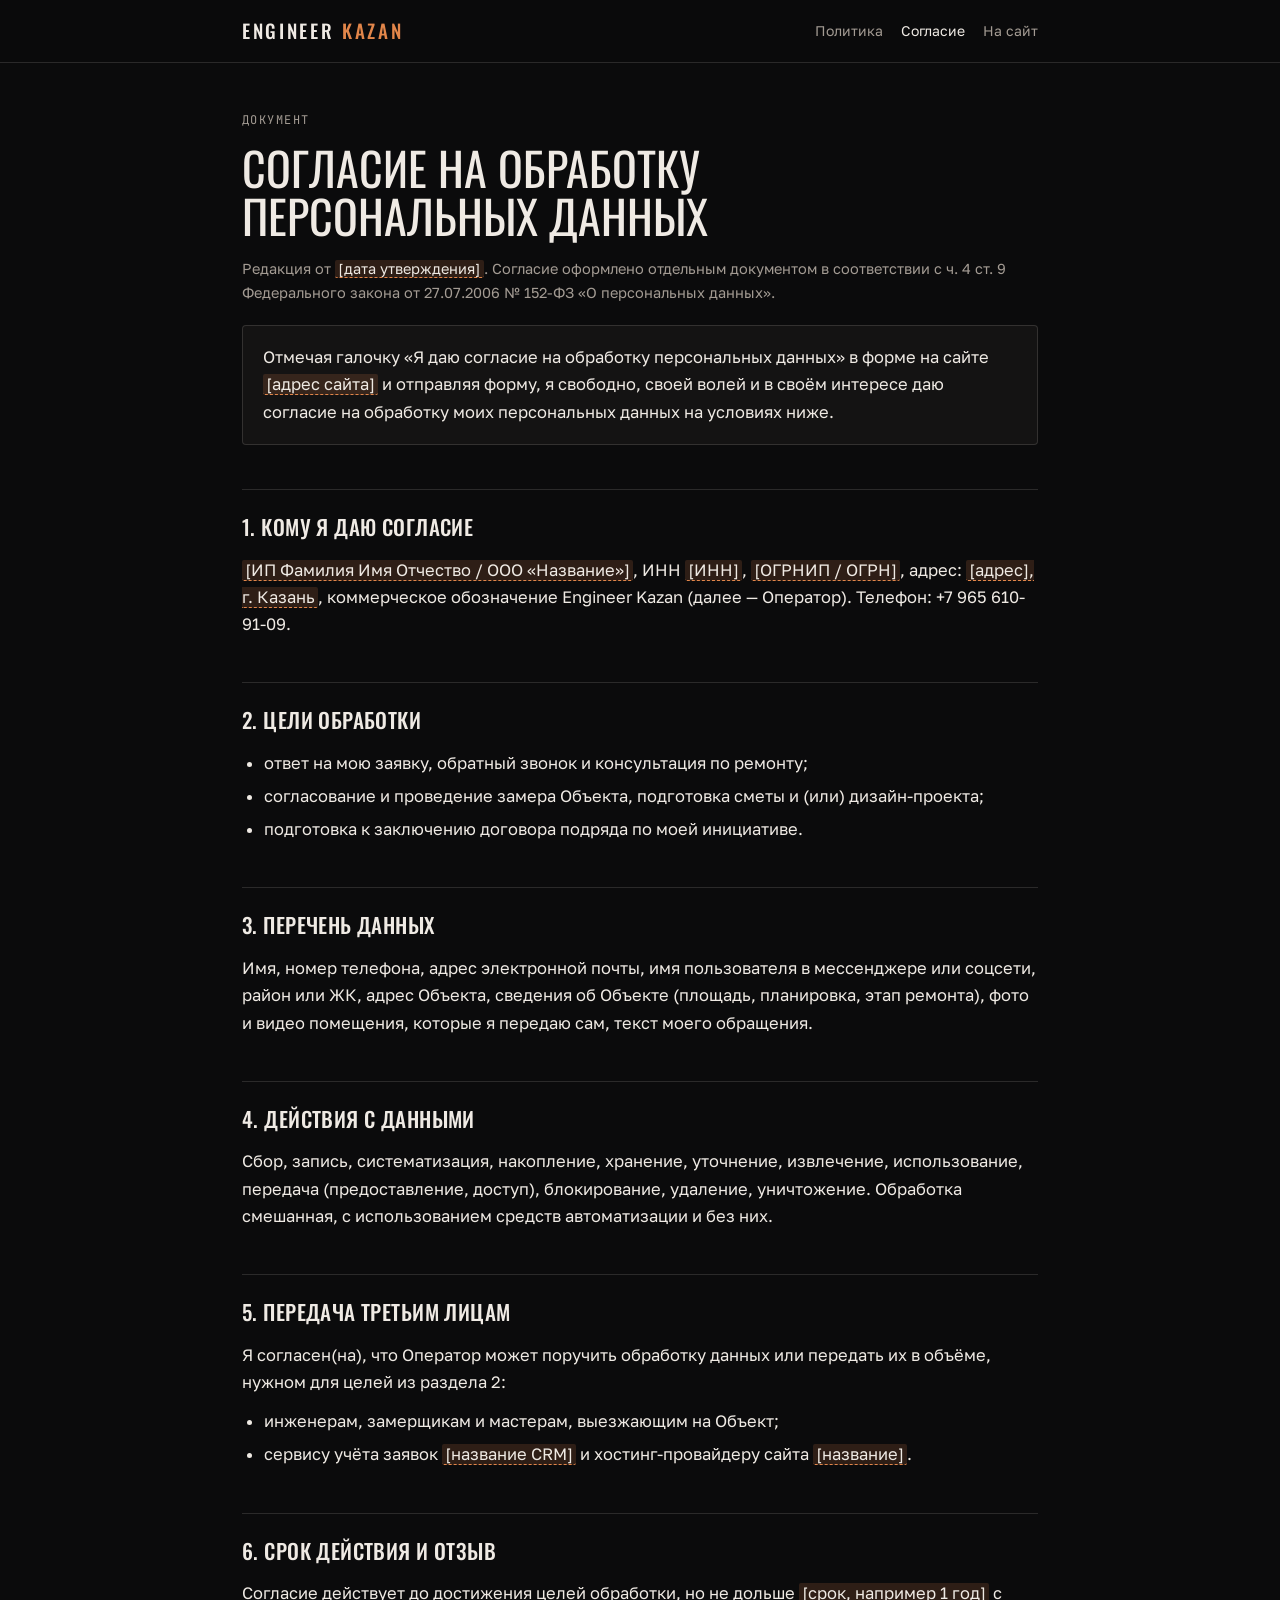
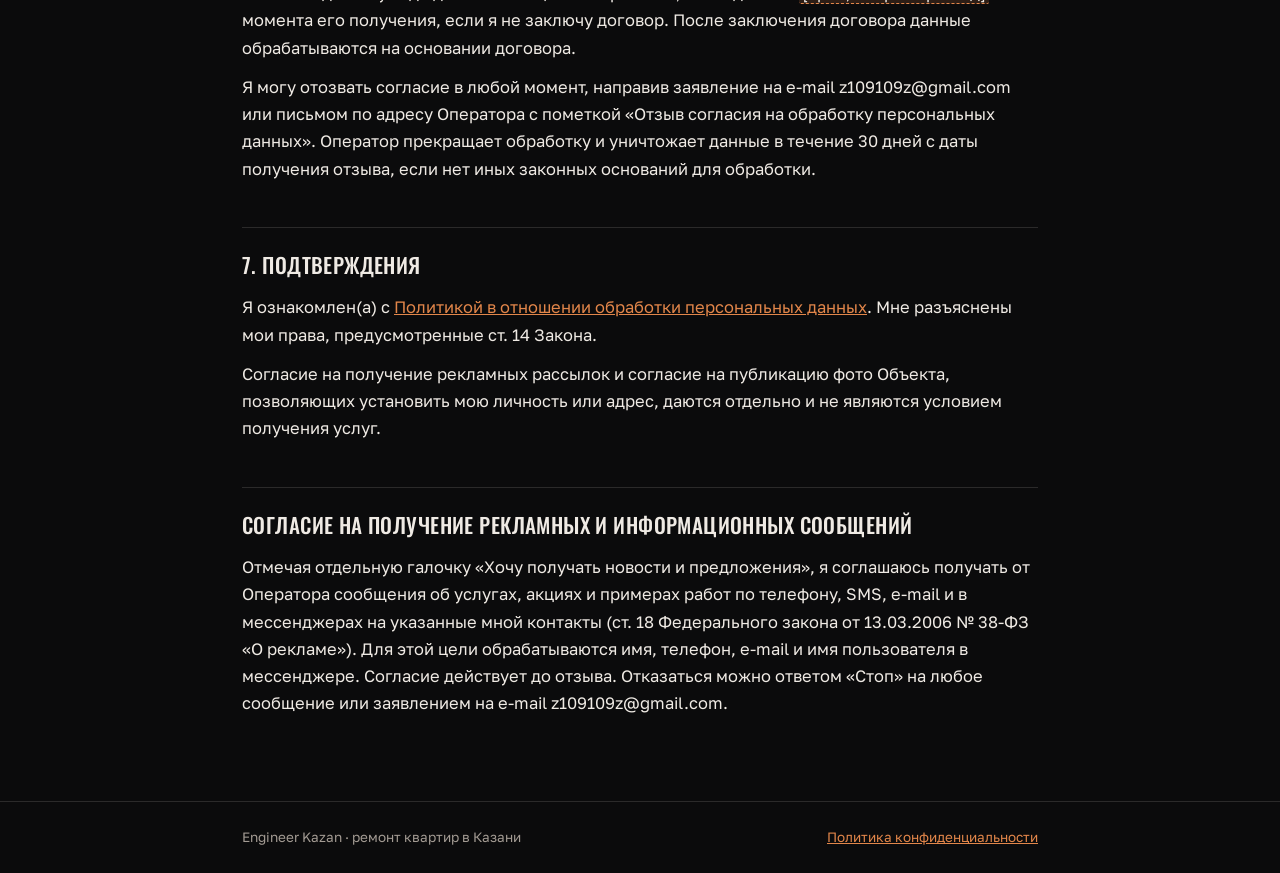
<file: consent.html>
<!doctype html>
<html lang="ru">
<head>
<meta charset="utf-8">
<meta name="viewport" content="width=device-width, initial-scale=1, viewport-fit=cover">
<title>Согласие на обработку данных · Engineer Kazan</title>
<link rel="stylesheet" href="https://fonts.googleapis.com/css2?family=Oswald:wght@400;500&family=Golos+Text:wght@400;500;600&family=JetBrains+Mono&display=swap">
<link rel="stylesheet" href="docs.css">
</head>
<body>
<header>
  <div class="bar">
    <a class="logo" href="./">Engineer <span>Kazan</span></a>
    <nav aria-label="Документы"><a href="privacy.html">Политика</a><a href="consent.html" aria-current="page">Согласие</a><a href="./">На сайт</a></nav>
  </div>
</header>

<main class="doc">
  <div class="eyebrow">Документ</div>
  <h1>Согласие на обработку персональных данных</h1>
  <p class="meta">Редакция от <span class="ph">[дата утверждения]</span>. Согласие оформлено отдельным документом в соответствии с ч. 4 ст. 9 Федерального закона от 27.07.2006 № 152-ФЗ «О персональных данных».</p>

  <div class="box">
    <p>Отмечая галочку «Я даю согласие на обработку персональных данных» в форме на сайте <span class="ph">[адрес сайта]</span> и отправляя форму, я свободно, своей волей и в своём интересе даю согласие на обработку моих персональных данных на условиях ниже.</p>
  </div>

  <h2>1. Кому я даю согласие</h2>
  <p><span class="ph">[ИП Фамилия Имя Отчество / ООО «Название»]</span>, ИНН <span class="ph">[ИНН]</span>, <span class="ph">[ОГРНИП / ОГРН]</span>, адрес: <span class="ph">[адрес], г. Казань</span>, коммерческое обозначение Engineer Kazan (далее — Оператор). Телефон: +7 965 610-91-09.</p>

  <h2>2. Цели обработки</h2>
  <ul>
    <li>ответ на мою заявку, обратный звонок и консультация по ремонту;</li>
    <li>согласование и проведение замера Объекта, подготовка сметы и (или) дизайн-проекта;</li>
    <li>подготовка к заключению договора подряда по моей инициативе.</li>
  </ul>

  <h2>3. Перечень данных</h2>
  <p>Имя, номер телефона, адрес электронной почты, имя пользователя в мессенджере или соцсети, район или ЖК, адрес Объекта, сведения об Объекте (площадь, планировка, этап ремонта), фото и видео помещения, которые я передаю сам, текст моего обращения.</p>

  <h2>4. Действия с данными</h2>
  <p>Сбор, запись, систематизация, накопление, хранение, уточнение, извлечение, использование, передача (предоставление, доступ), блокирование, удаление, уничтожение. Обработка смешанная, с использованием средств автоматизации и без них.</p>

  <h2>5. Передача третьим лицам</h2>
  <p>Я согласен(на), что Оператор может поручить обработку данных или передать их в объёме, нужном для целей из раздела 2:</p>
  <ul>
    <li>инженерам, замерщикам и мастерам, выезжающим на Объект;</li>
    <li>сервису учёта заявок <span class="ph">[название CRM]</span> и хостинг-провайдеру сайта <span class="ph">[название]</span>.</li>
  </ul>

  <h2>6. Срок действия и отзыв</h2>
  <p>Согласие действует до достижения целей обработки, но не дольше <span class="ph">[срок, например 1 год]</span> с момента его получения, если я не заключу договор. После заключения договора данные обрабатываются на основании договора.</p>
  <p>Я могу отозвать согласие в любой момент, направив заявление на e-mail z109109z@gmail.com или письмом по адресу Оператора с пометкой «Отзыв согласия на обработку персональных данных». Оператор прекращает обработку и уничтожает данные в течение 30 дней с даты получения отзыва, если нет иных законных оснований для обработки.</p>

  <h2>7. Подтверждения</h2>
  <p>Я ознакомлен(а) с <a href="privacy.html">Политикой в отношении обработки персональных данных</a>. Мне разъяснены мои права, предусмотренные ст. 14 Закона.</p>
  <p>Согласие на получение рекламных рассылок и согласие на публикацию фото Объекта, позволяющих установить мою личность или адрес, даются отдельно и не являются условием получения услуг.</p>

  <h2 id="ads">Согласие на получение рекламных и информационных сообщений</h2>
  <p>Отмечая отдельную галочку «Хочу получать новости и предложения», я соглашаюсь получать от Оператора сообщения об услугах, акциях и примерах работ по телефону, SMS, e-mail и в мессенджерах на указанные мной контакты (ст. 18 Федерального закона от 13.03.2006 № 38-ФЗ «О рекламе»). Для этой цели обрабатываются имя, телефон, e-mail и имя пользователя в мессенджере. Согласие действует до отзыва. Отказаться можно ответом «Стоп» на любое сообщение или заявлением на e-mail z109109z@gmail.com.</p>
</main>

<footer><div class="in"><span>Engineer Kazan · ремонт квартир в Казани</span><span><a href="privacy.html">Политика конфиденциальности</a></span></div></footer>
</body>
</html>
</file>
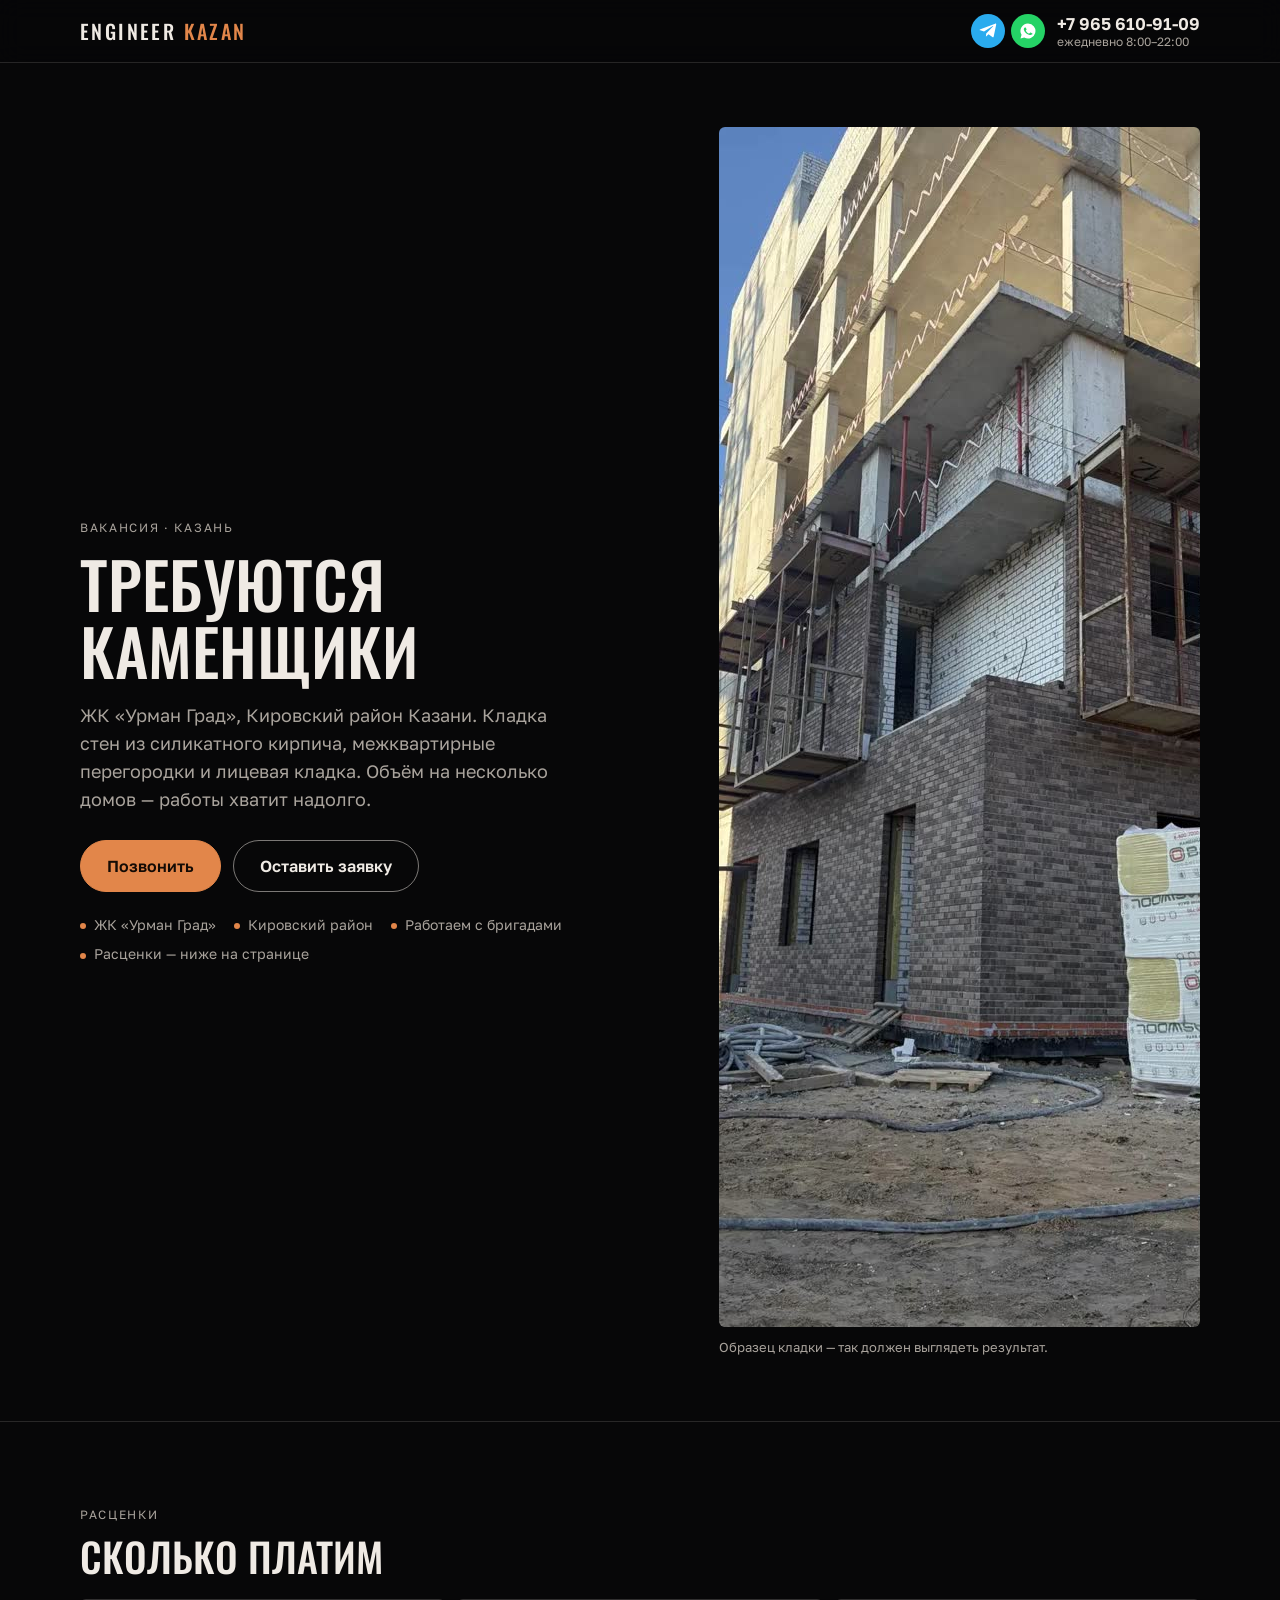
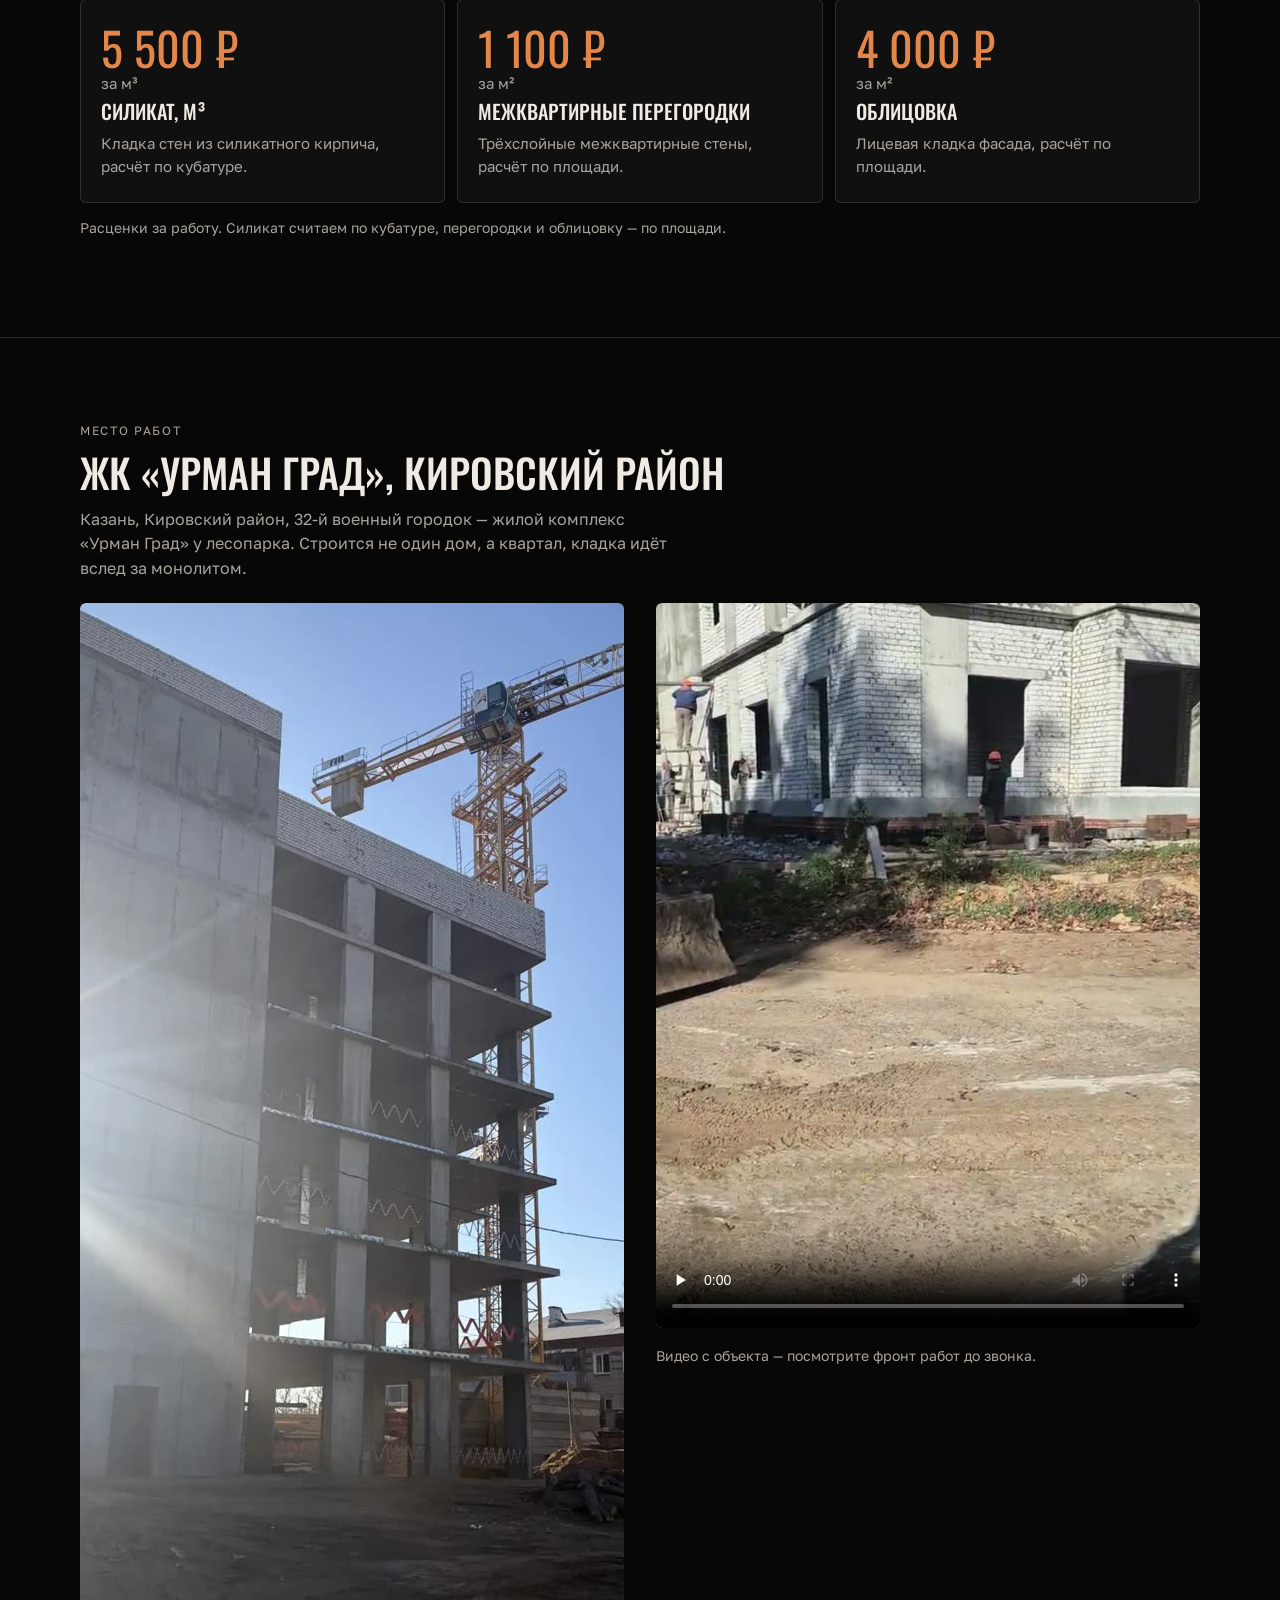
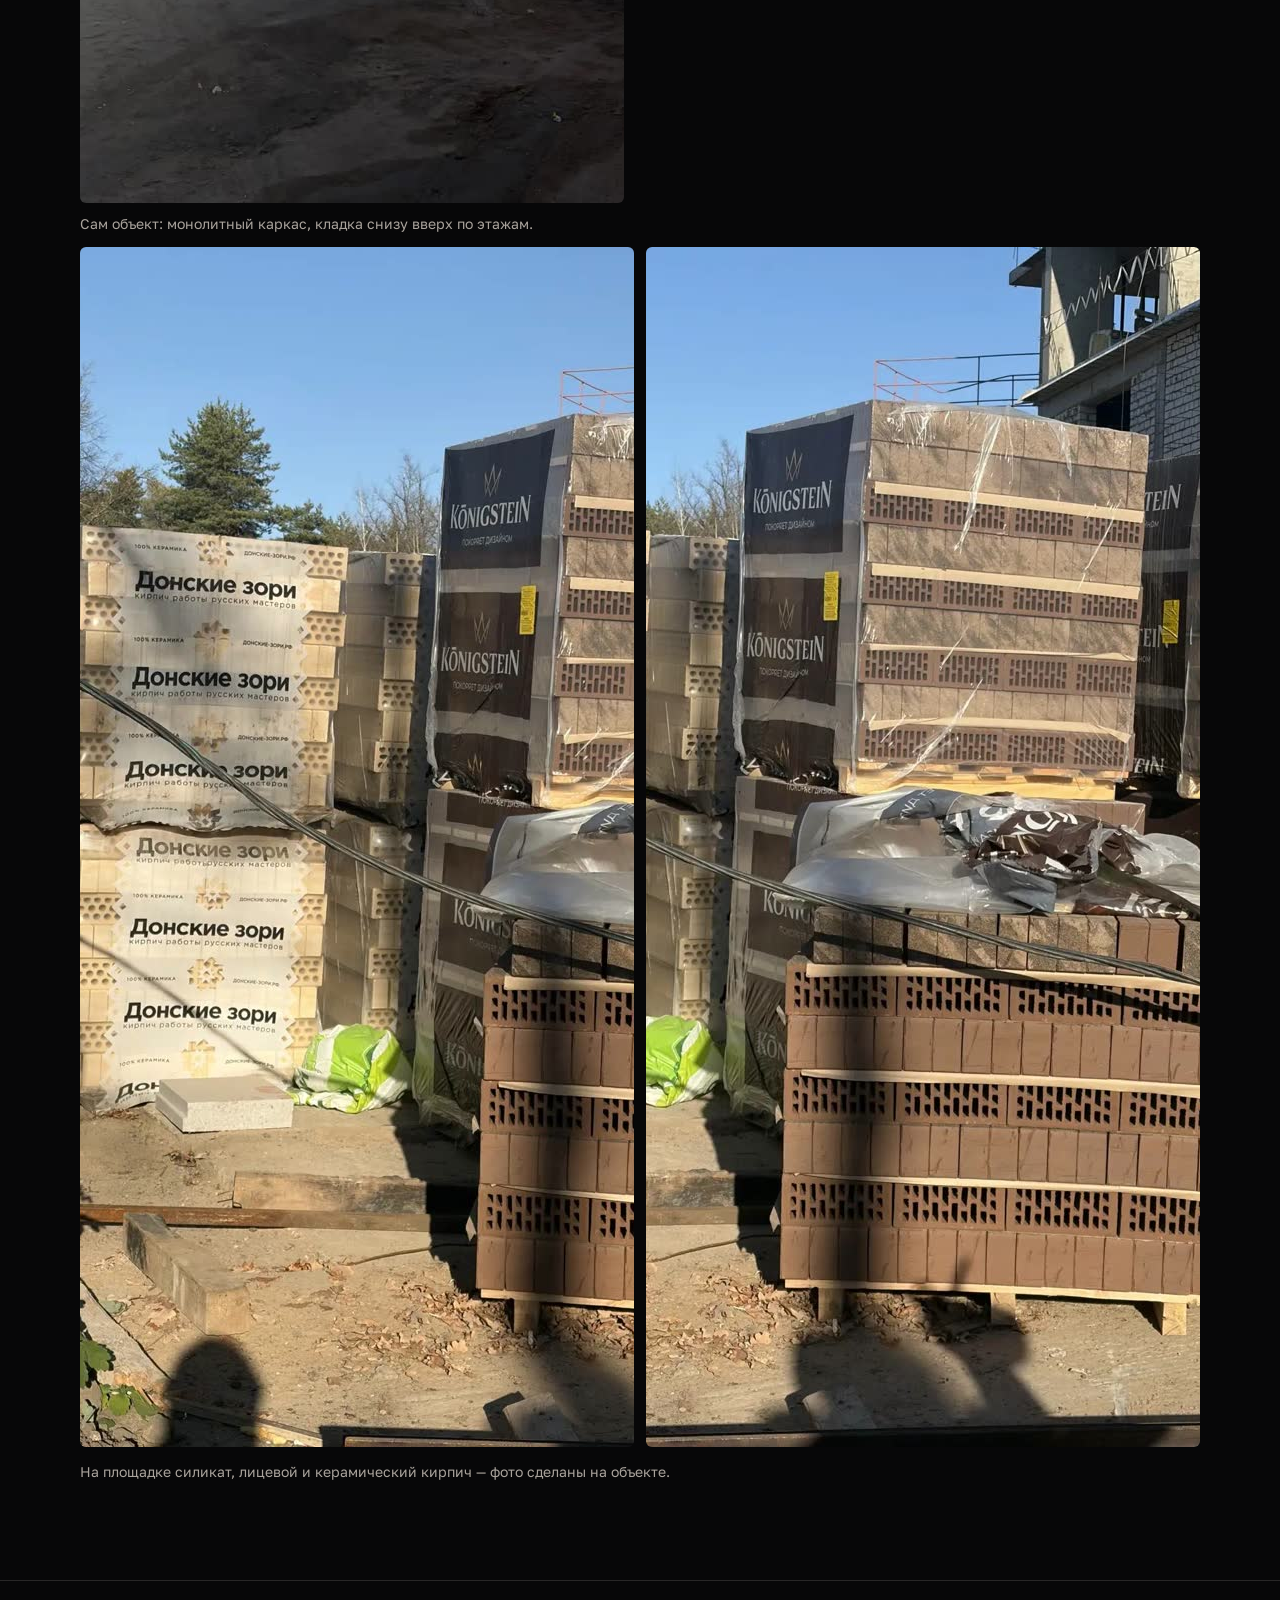
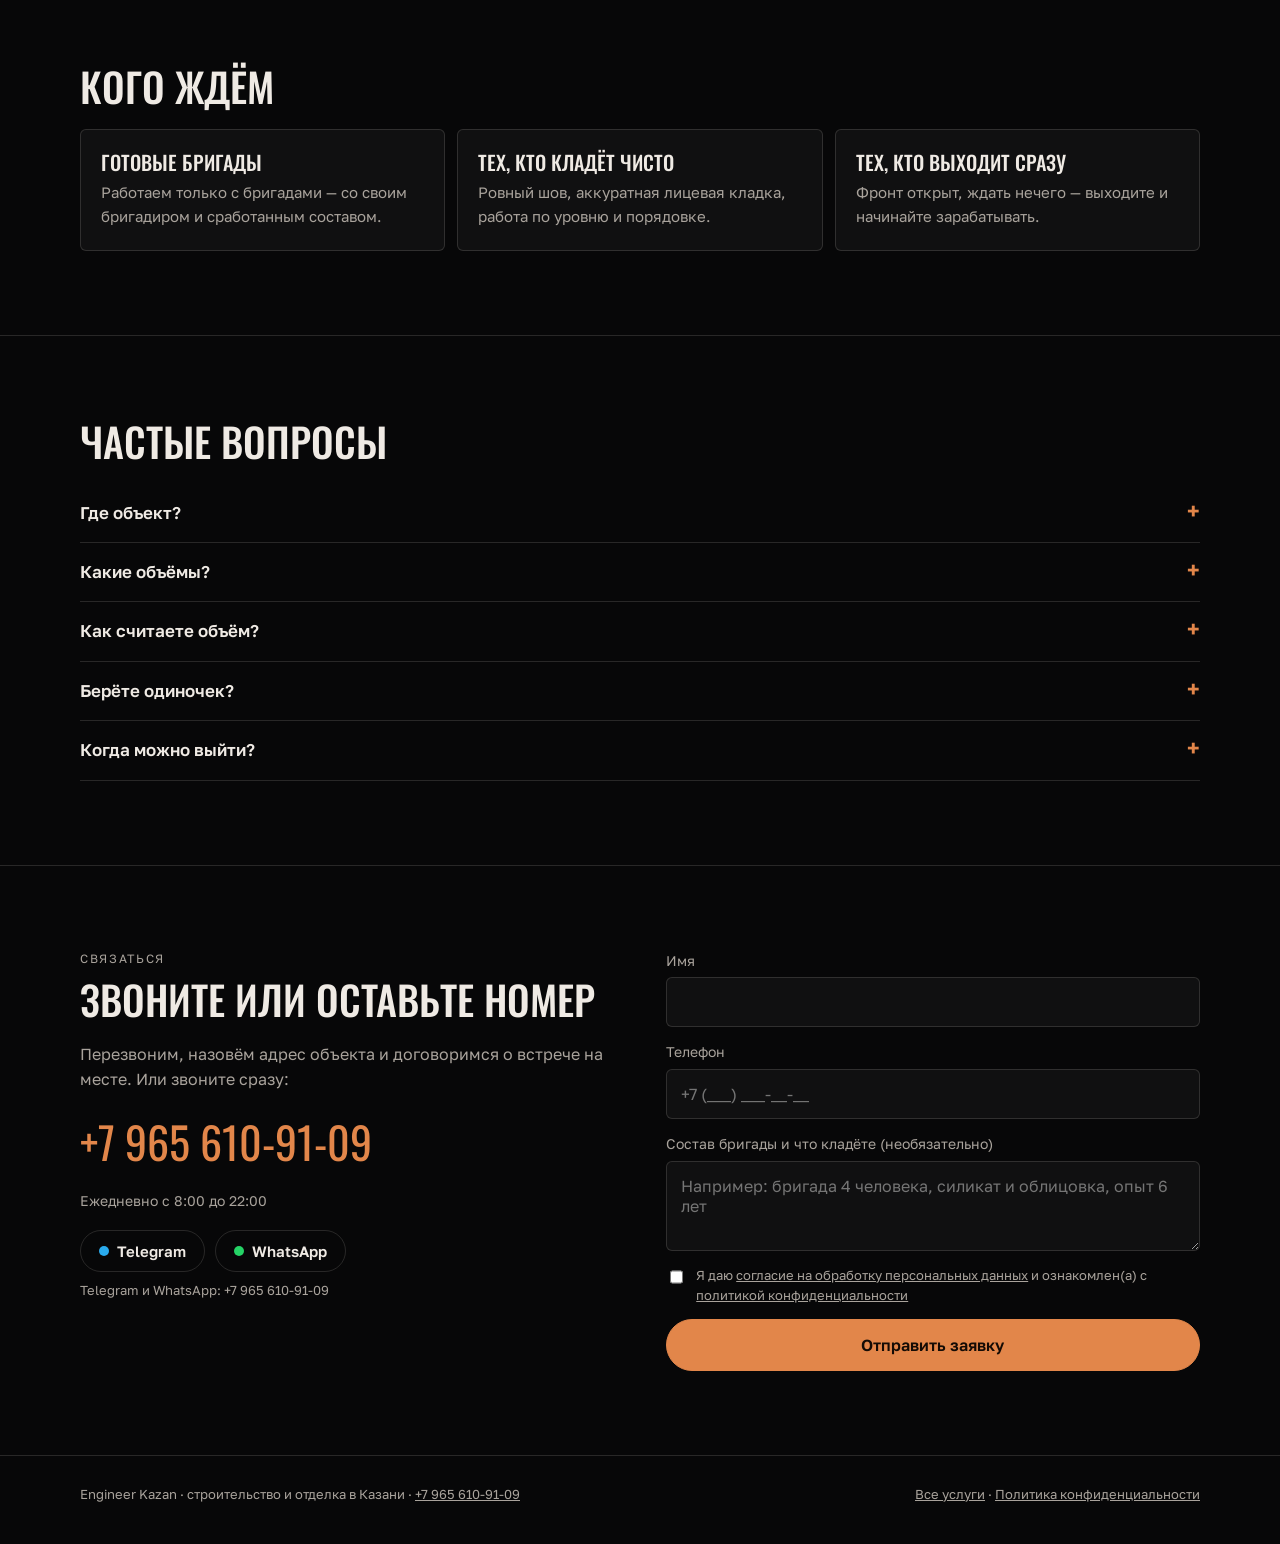
<file: kamenshchiki.html>
<!doctype html>
<html lang="ru">
<head>
<meta charset="utf-8">
<meta name="viewport" content="width=device-width, initial-scale=1, viewport-fit=cover">
<title>Требуются бригады каменщиков — ЖК «Урман Град», Казань | Engineer Kazan</title>
<meta name="description" content="Нужны бригады каменщиков на ЖК «Урман Град» в Кировском районе Казани: силикат 5 500 ₽/м³, межквартирные трёхслойные перегородки 1 100 ₽/м², облицовка 4 000 ₽/м². Объём на несколько домов. Звоните: +7 965 610-91-09.">
<meta name="robots" content="index, follow">
<meta property="og:type" content="website">
<meta property="og:title" content="Требуются бригады каменщиков — ЖК «Урман Град», Казань">
<meta property="og:description" content="Силикат 5 500 ₽/м³ · перегородки 1 100 ₽/м² · облицовка 4 000 ₽/м². Кировский район, объём на несколько домов.">
<meta property="og:image" content="https://engineerkazan.ru/img/kladka-obrazec.jpg">
<meta property="og:url" content="https://engineerkazan.ru/kamenshchiki.html">
<meta property="og:locale" content="ru_RU">
<link rel="canonical" href="https://engineerkazan.ru/kamenshchiki.html">
<meta name="theme-color" content="#070708">
<link rel="preconnect" href="https://fonts.googleapis.com">
<link rel="preconnect" href="https://fonts.gstatic.com" crossorigin>
<link rel="stylesheet" href="https://fonts.googleapis.com/css2?family=Oswald:wght@400;500;600&family=Golos+Text:wght@400;500;600&display=swap">
<style>
:root{
  --bg:#070708; --ink:#EFEAE4; --muted:#A9A39C; --line:rgba(239,234,228,.14);
  --glass:rgba(255,255,255,.04); --accent:#E2864A; --accent-ink:#140B05;
  --f-display:"Oswald","Arial Narrow",Impact,sans-serif; --f-body:"Golos Text",system-ui,-apple-system,"Segoe UI",Roboto,sans-serif;
}
*{box-sizing:border-box}
[hidden]{display:none!important}
html{scroll-behavior:smooth;-webkit-text-size-adjust:100%}
body{margin:0;background:var(--bg);color:var(--ink);font:400 16px/1.55 var(--f-body);overflow-x:hidden}
img{max-width:100%;display:block}
a{color:inherit}
.wrap{width:min(1120px,100% - 32px);margin-inline:auto}
h1,h2,h3{font-family:var(--f-display);text-transform:uppercase;margin:0;line-height:1.05;font-weight:500;text-wrap:balance}
h1{font-size:clamp(34px,6vw,64px)}
h2{font-size:clamp(26px,3.6vw,40px);margin-bottom:22px}
h3{font-size:20px}
.mono{font-size:12px;letter-spacing:.14em;text-transform:uppercase;color:var(--muted)}
section{padding-block:clamp(48px,7vw,84px);border-top:1px solid var(--line)}
.btn{display:inline-flex;align-items:center;justify-content:center;gap:10px;font:600 16px var(--f-body);padding:15px 26px;border-radius:999px;border:1px solid var(--accent);background:var(--accent);color:var(--accent-ink);text-decoration:none;cursor:pointer;white-space:nowrap}
.btn.ghost{background:transparent;color:var(--ink);border-color:rgba(239,234,228,.5)}

header{position:sticky;top:0;z-index:20;background:rgba(7,7,8,.85);backdrop-filter:blur(12px);-webkit-backdrop-filter:blur(12px);border-bottom:1px solid var(--line)}
.bar{display:flex;align-items:center;justify-content:space-between;gap:12px;height:62px}
.logo{font-family:var(--f-display);font-weight:500;font-size:20px;letter-spacing:.12em;text-transform:uppercase;text-decoration:none}
.logo span{color:var(--accent)}
.tel{font:600 17px var(--f-body);text-decoration:none;white-space:nowrap}
.tel small{display:block;font-size:12px;font-weight:400;color:var(--muted)}
.hmsg{display:flex;gap:6px;align-items:center}
.hmsg a{width:34px;height:34px;border-radius:50%;display:inline-flex;align-items:center;justify-content:center;flex:none}
.hmsg a svg{width:18px;height:18px}
.hmsg .tg{background:#2AABEE}.hmsg .wa{background:#25D366}
.hcontact{display:flex;align-items:center;gap:12px;margin-left:auto}

.hero{padding-block:clamp(28px,5vw,64px);border-top:0}
.hero-grid{display:grid;grid-template-columns:minmax(0,1.1fr) minmax(0,.9fr);gap:clamp(24px,4vw,56px);align-items:center}
@media (max-width:860px){.hero-grid{grid-template-columns:1fr}}
.lead{font-size:18px;color:var(--muted);margin:18px 0 0;max-width:46ch}
.actions{display:flex;flex-wrap:wrap;gap:12px;margin-top:26px}
.badges{display:flex;flex-wrap:wrap;gap:8px 18px;margin-top:22px;color:var(--muted);font-size:14px}
.badges span::before{content:"";display:inline-block;width:6px;height:6px;border-radius:50%;background:var(--accent);margin-right:8px;vertical-align:middle}
.hero-photo img{width:100%;aspect-ratio:4/5;object-fit:cover;border-radius:6px}
.hero-photo figcaption{margin-top:10px;font-size:13px;color:var(--muted)}

.rates{display:grid;grid-template-columns:repeat(3,minmax(0,1fr));gap:12px}
@media (max-width:860px){.rates{grid-template-columns:1fr}}
.rate{background:var(--glass);border:1px solid var(--line);border-radius:6px;padding:24px 20px;display:flex;flex-direction:column;gap:10px}
.rate .num{font-family:var(--f-display);font-size:clamp(34px,4.6vw,46px);line-height:1;color:var(--accent)}
.rate .num small{font-family:var(--f-body);font-size:15px;color:var(--muted);display:block;margin-top:6px}
.rate p{margin:0;color:var(--muted);font-size:15px}

.cards{display:grid;grid-template-columns:repeat(3,minmax(0,1fr));gap:12px}
@media (max-width:860px){.cards{grid-template-columns:1fr}}
.card{background:var(--glass);border:1px solid var(--line);border-radius:6px;padding:22px 20px;display:flex;flex-direction:column;gap:8px}
.card p{margin:0;color:var(--muted);font-size:15px}

.obj-grid{display:grid;grid-template-columns:minmax(0,1fr) minmax(0,1fr);gap:clamp(20px,3vw,32px);align-items:start}
@media (max-width:860px){.obj-grid{grid-template-columns:1fr}}
.obj-grid figure{margin:0}
.obj-grid img,.obj-grid video{width:100%;aspect-ratio:3/4;object-fit:cover;border-radius:6px;background:#111}
.obj-grid figcaption{margin-top:10px;font-size:14px;color:var(--muted)}
.gal{display:grid;grid-template-columns:1fr 1fr;gap:12px;margin-top:12px}
.gal img{width:100%;aspect-ratio:4/5;object-fit:cover;border-radius:6px}
.note{font-size:14px;color:var(--muted);margin-top:14px}

details{border-bottom:1px solid var(--line);padding:16px 0}
summary{cursor:pointer;font-weight:600;font-size:17px;list-style:none}
summary::after{content:"+";float:right;color:var(--accent);font-size:22px;line-height:1}
details[open] summary::after{content:"−"}
details p{color:var(--muted);margin:10px 0 0}

.lead-grid{display:grid;grid-template-columns:minmax(0,1fr) minmax(0,1fr);gap:clamp(24px,4vw,56px)}
@media (max-width:860px){.lead-grid{grid-template-columns:1fr}}
form{display:grid;gap:14px}
label.f{display:grid;gap:6px;font-size:14px;color:var(--muted)}
input[type=text],input[type=tel],textarea{width:100%;font:16px var(--f-body);color:var(--ink);background:var(--glass);border:1px solid var(--line);border-radius:6px;padding:14px}
textarea{min-height:90px;resize:vertical}
.agree{display:flex;gap:10px;align-items:flex-start;font-size:13px;color:var(--muted)}
.agree input{margin-top:3px;width:18px;height:18px;accent-color:var(--accent)}
.ok{border:1px solid var(--accent);padding:14px;border-radius:6px;font-size:15px}
.big-tel{font-family:var(--f-display);font-size:clamp(30px,4.5vw,44px);text-decoration:none;color:var(--accent)}
.msg{display:flex;flex-wrap:wrap;gap:10px;margin-top:18px}
.msg a{display:inline-flex;align-items:center;gap:8px;padding:11px 18px;border-radius:999px;border:1px solid var(--line);text-decoration:none;font:600 15px var(--f-body);color:var(--ink)}
.msg a::before{content:"";width:10px;height:10px;border-radius:50%;background:var(--c)}
.msg .tg{--c:#2AABEE}.msg .wa{--c:#25D366}
.msg-note{font-size:13px;color:var(--muted);margin-top:8px}

footer{border-top:1px solid var(--line);padding:28px 0 40px;font-size:13px;color:var(--muted)}
footer .wrap{display:flex;flex-wrap:wrap;gap:8px 20px;justify-content:space-between}

.callbar{display:none}
@media (max-width:760px){
  .tel small{display:none}
  .tel{font-size:15px}
  .callbar{display:flex;position:fixed;left:0;right:0;bottom:0;z-index:25;gap:8px;padding:10px 12px calc(10px + env(safe-area-inset-bottom,0px));background:rgba(7,7,8,.94);border-top:1px solid var(--line)}
  .callbar a{flex:1;text-align:center;padding:14px 8px;border-radius:999px;font:600 16px var(--f-body);text-decoration:none}
  .callbar .c1{background:var(--accent);color:var(--accent-ink)}
  .callbar .c2{border:1px solid var(--line)}
  body{padding-bottom:78px}
}
@media (max-width:460px){.hmsg{gap:4px}.hmsg a{width:28px;height:28px}.hmsg a svg{width:15px;height:15px}}
@media (max-width:420px){.logo{font-size:15px;letter-spacing:.06em}.tel{font-size:14px}.hcontact{gap:8px}.bar{gap:8px}}
@media (max-width:340px){
  .logo{font-size:12px;letter-spacing:.02em}
  .tel{font-size:12px}
  .btn{white-space:normal;text-align:center;max-width:100%}
  h1,h2,h3{overflow-wrap:anywhere}
}
@media (max-width:299px){.tel{display:none}}
</style>
</head>
<body>

<header>
  <div class="wrap bar">
    <a class="logo" href="index.html">Engineer <span>Kazan</span></a>
    <div class="hcontact"><div class="hmsg"><a class="tg" href="https://t.me/+79656109109" target="_blank" rel="noopener" aria-label="Написать в Telegram"><svg viewBox="0 0 24 24" aria-hidden="true"><path fill="#fff" d="M9.6 15.2l-.4 4.1c.5 0 .8-.2 1-.5l2.5-2.4 5.1 3.7c.9.5 1.6.2 1.8-.9l3.3-15.4c.3-1.3-.5-1.9-1.4-1.6L1.9 9.5c-1.3.5-1.3 1.2-.2 1.6l5 1.6L18.3 5.4c.5-.3 1-.1.6.2z"/></svg></a><a class="wa" href="https://wa.me/79656109109" target="_blank" rel="noopener" aria-label="Написать в WhatsApp"><svg viewBox="0 0 24 24" aria-hidden="true"><path fill="#fff" d="M12 2a10 10 0 0 0-8.6 15.1L2 22l5-1.3A10 10 0 1 0 12 2zm5.3 14.2c-.2.6-1.3 1.2-1.8 1.2-.5.1-1 .2-3.3-.7-2.8-1.1-4.5-3.9-4.7-4.1-.1-.2-1.1-1.5-1.1-2.8s.7-2 1-2.3c.2-.3.5-.3.7-.3h.5c.2 0 .4 0 .6.5l.8 2c.1.2.1.4 0 .5l-.4.6-.4.4c-.1.1-.3.3-.1.6.2.3.8 1.3 1.7 2.1 1.2 1 2.1 1.3 2.4 1.5.3.1.5.1.6-.1l.9-1.1c.2-.3.4-.2.7-.1l1.9.9c.3.1.5.2.5.3.1.2.1.7-.1 1.3z"/></svg></a></div><a class="tel" href="tel:+79656109109">+7 965 610-91-09<small>ежедневно 8:00–22:00</small></a></div>
  </div>
</header>

<main>
  <section class="hero">
    <div class="wrap hero-grid">
      <div>
        <div class="mono">Вакансия · Казань</div>
        <h1 style="margin-top:12px">Требуются каменщики</h1>
        <p class="lead">ЖК «Урман Град», Кировский район Казани. Кладка стен из силикатного кирпича, межквартирные перегородки и лицевая кладка. Объём на несколько домов — работы хватит надолго.</p>
        <div class="actions">
          <a class="btn" href="tel:+79656109109">Позвонить</a>
          <a class="btn ghost" href="#zayavka">Оставить заявку</a>
        </div>
        <div class="badges"><span>ЖК «Урман Град»</span><span>Кировский район</span><span>Работаем с бригадами</span><span>Расценки — ниже на странице</span></div>
      </div>
      <figure class="hero-photo" style="margin:0">
        <img src="img/kladka-obrazec.jpg" alt="Образец выполненной кладки: лицевой кирпич на монолитном каркасе" width="900" height="1200">
        <figcaption>Образец кладки — так должен выглядеть результат.</figcaption>
      </figure>
    </div>
  </section>

  <section id="rascenki">
    <div class="wrap">
      <div class="mono">Расценки</div>
      <h2 style="margin-top:10px">Сколько платим</h2>
      <div class="rates">
        <div class="rate"><div class="num">5 500 ₽<small>за м³</small></div><h3>Силикат, м³</h3><p>Кладка стен из силикатного кирпича, расчёт по кубатуре.</p></div>
        <div class="rate"><div class="num">1 100 ₽<small>за м²</small></div><h3>Межквартирные перегородки</h3><p>Трёхслойные межквартирные стены, расчёт по площади.</p></div>
        <div class="rate"><div class="num">4 000 ₽<small>за м²</small></div><h3>Облицовка</h3><p>Лицевая кладка фасада, расчёт по площади.</p></div>
      </div>
      <p class="note">Расценки за работу. Силикат считаем по кубатуре, перегородки и облицовку — по площади.</p>
    </div>
  </section>

  <section id="obekt">
    <div class="wrap">
      <div class="mono">Место работ</div>
      <h2 style="margin-top:10px">ЖК «Урман Град», Кировский район</h2>
      <p style="color:var(--muted);margin:-8px 0 22px;max-width:60ch">Казань, Кировский район, 32-й военный городок — жилой комплекс «Урман Град» у лесопарка. Строится не один дом, а квартал, кладка идёт вслед за монолитом.</p>
      <div class="obj-grid">
        <figure>
          <img src="img/kladka-obekt.jpg" alt="Строящийся монолитный дом в Казани — объект, где нужны каменщики" loading="lazy" width="900" height="1200">
          <figcaption>Сам объект: монолитный каркас, кладка снизу вверх по этажам.</figcaption>
        </figure>
        <figure>
          <video controls preload="none" playsinline poster="img/kladka-obekt-poster.jpg">
            <source src="img/kladka-obekt.mp4" type="video/mp4">
          </video>
          <figcaption>Видео с объекта — посмотрите фронт работ до звонка.</figcaption>
        </figure>
      </div>
      <div class="gal">
        <img src="img/kladka-kirpich-1.jpg" alt="Поддоны с силикатным и лицевым кирпичом на стройплощадке" loading="lazy" width="900" height="1200">
        <img src="img/kladka-kirpich-2.jpg" alt="Штабелированный лицевой и керамический кирпич на объекте" loading="lazy" width="900" height="1200">
      </div>
      <p class="note">На площадке силикат, лицевой и керамический кирпич — фото сделаны на объекте.</p>
    </div>
  </section>

  <section>
    <div class="wrap">
      <h2>Кого ждём</h2>
      <div class="cards">
        <div class="card"><h3>Готовые бригады</h3><p>Работаем только с бригадами — со своим бригадиром и сработанным составом.</p></div>
        <div class="card"><h3>Тех, кто кладёт чисто</h3><p>Ровный шов, аккуратная лицевая кладка, работа по уровню и порядовке.</p></div>
        <div class="card"><h3>Тех, кто выходит сразу</h3><p>Фронт открыт, ждать нечего — выходите и начинайте зарабатывать.</p></div>
      </div>
    </div>
  </section>

  <section>
    <div class="wrap">
      <h2>Частые вопросы</h2>
      <details><summary>Где объект?</summary><p>Казань, Кировский район, ЖК «Урман Град» в районе 32-го военного городка. Адрес и как заехать на площадку скажем по телефону.</p></details>
      <details><summary>Какие объёмы?</summary><p>Объём на несколько домов: стены из силиката, межквартирные перегородки и лицевая кладка. Это работа не на пару недель.</p></details>
      <details><summary>Как считаете объём?</summary><p>Силикат — по кубатуре, межквартирные перегородки и облицовка — по квадратуре. Замеряем вместе, спорных метров не бывает.</p></details>
      <details><summary>Берёте одиночек?</summary><p>Нет. Работаем только с готовыми бригадами.</p></details>
      <details><summary>Когда можно выйти?</summary><p>Фронт открыт сейчас. Позвоните — договоримся о встрече на объекте и о выходе.</p></details>
    </div>
  </section>

  <section id="zayavka">
    <div class="wrap lead-grid">
      <div>
        <div class="mono">Связаться</div>
        <h2 style="margin-top:10px">Звоните или оставьте номер</h2>
        <p style="color:var(--muted)">Перезвоним, назовём адрес объекта и договоримся о встрече на месте. Или звоните сразу:</p>
        <a class="big-tel" href="tel:+79656109109">+7 965 610-91-09</a>
        <p style="color:var(--muted);font-size:14px">Ежедневно с 8:00 до 22:00</p>
        <div class="msg">
          <a class="tg" href="https://t.me/+79656109109" target="_blank" rel="noopener">Telegram</a>
          <a class="wa" href="https://wa.me/79656109109" target="_blank" rel="noopener">WhatsApp</a>
        </div>
        <p class="msg-note">Telegram и WhatsApp: +7 965 610-91-09</p>
      </div>
      <form id="leadForm" novalidate>
        <p hidden><label>Не заполняйте: <input type="checkbox" name="botcheck" tabindex="-1" autocomplete="off"></label></p>
        <label class="f">Имя<input type="text" id="nm" autocomplete="given-name" required></label>
        <label class="f">Телефон<input type="tel" id="ph" inputmode="tel" autocomplete="tel" placeholder="+7 (___) ___-__-__" maxlength="18" required></label>
        <label class="f">Состав бригады и что кладёте (необязательно)<textarea id="cm" placeholder="Например: бригада 4 человека, силикат и облицовка, опыт 6 лет"></textarea></label>
        <label class="agree"><input type="checkbox" id="pd" required><span>Я даю <a href="consent.html" target="_blank">согласие на обработку персональных данных</a> и ознакомлен(а) с <a href="privacy.html" target="_blank">политикой конфиденциальности</a></span></label>
        <button class="btn" type="submit">Отправить заявку</button>
        <p class="ok" id="ok" hidden></p>
      </form>
    </div>
  </section>
</main>

<footer>
  <div class="wrap">
    <span>Engineer Kazan · строительство и отделка в Казани · <a href="tel:+79656109109">+7 965 610-91-09</a></span>
    <span><a href="index.html">Все услуги</a> · <a href="privacy.html">Политика конфиденциальности</a></span>
  </div>
</footer>

<div class="callbar"><a class="c1" href="tel:+79656109109">Позвонить</a><a class="c2" href="#zayavka">Оставить заявку</a></div>

<script>
/* Яндекс Метрика (тот же счётчик, что на основном сайте) */
var YM_ID=113336440;
(function(m,e,t,r,i,k,a){m[i]=m[i]||function(){(m[i].a=m[i].a||[]).push(arguments)};m[i].l=1*new Date();
k=e.createElement(t),a=e.getElementsByTagName(t)[0],k.async=1,k.src=r,a.parentNode.insertBefore(k,a)})
(window,document,'script','https://mc.yandex.ru/metrika/tag.js','ym');
ym(YM_ID,'init',{clickmap:true,trackLinks:true,accurateTrackBounce:true,webvisor:true});
function goal(name){if(window.ym)ym(YM_ID,'reachGoal',name);}
document.addEventListener('click',function(e){if(e.target.closest('a[href^="tel:"]')){goal('phone');goal('kamen_phone');}});
document.addEventListener('click',function(e){if(e.target.closest('.msg a, .hmsg a')){goal('messenger');goal('kamen_messenger');}});

/* Телефон: маска +7 (XXX) XXX-XX-XX и проверка, что номер российский и полный */
function phoneDigits(v){var d=v.replace(/\D/g,'');if(d.charAt(0)==='8')d='7'+d.slice(1);else if(d.charAt(0)==='9')d='7'+d;return d.slice(0,11);}
function phoneFormat(d){if(!d)return '';var r='+7';if(d.length>1)r+=' ('+d.slice(1,4);if(d.length>=4)r+=')';if(d.length>4)r+=' '+d.slice(4,7);if(d.length>7)r+='-'+d.slice(7,9);if(d.length>9)r+='-'+d.slice(9,11);return r;}
function phoneValid(d){return d.length===11&&d.charAt(0)==='7'&&/[3489]/.test(d.charAt(1))&&!/^7(\d)\1{9}$/.test(d);}
(function(){
  var ph=document.getElementById('ph');
  ph.addEventListener('input',function(){ph.value=phoneFormat(phoneDigits(ph.value));});
  ph.addEventListener('focus',function(){if(!ph.value)ph.value='+7';});
  ph.addEventListener('blur',function(){if(ph.value==='+7')ph.value='';});
})();

/* Откуда пришёл посетитель: метки рекламы попадают в письмо с заявкой */
var formOpenedAt=Date.now();
(function(){
  try{
    var p=new URLSearchParams(location.search),src=[];
    ['utm_source','utm_medium','utm_campaign','utm_term','yclid'].forEach(function(k){if(p.get(k))src.push(k+'='+p.get(k));});
    if(src.length)sessionStorage.setItem('ek-src',src.join(' & '));
    else if(!sessionStorage.getItem('ek-src'))sessionStorage.setItem('ek-src',document.referrer?('переход с '+document.referrer):'прямой заход');
  }catch(e){}
})();

document.getElementById('leadForm').addEventListener('submit',function(e){
  e.preventDefault();
  var ok=document.getElementById('ok'),nm=document.getElementById('nm').value.trim(),ph=phoneDigits(document.getElementById('ph').value);
  if(!nm){ok.textContent='Укажите имя, чтобы мы знали, как к вам обращаться.';ok.hidden=false;return;}
  if(!phoneValid(ph)){ok.textContent='Проверьте номер телефона: нужен российский номер из 11 цифр, например +7 (965) 610-91-09.';ok.hidden=false;document.getElementById('ph').focus();return;}
  /* Боты заполняют форму за секунды — такие заявки молча не отправляем */
  if(Date.now()-formOpenedAt<4000||this.botcheck.checked){ok.textContent='Спасибо! Заявка принята. Перезвоним в ближайшее время.';ok.hidden=false;this.reset();return;}
  if(!document.getElementById('pd').checked){ok.textContent='Отметьте согласие на обработку персональных данных. Без него мы не можем принять заявку.';ok.hidden=false;return;}
  var btn=this.querySelector('button[type=submit]');btn.disabled=true;ok.textContent='Отправляем заявку…';ok.hidden=false;
  var f=this;
  var data={
    access_key:'83f66aa9-b4dc-42be-94de-97bebb11f67a',
    subject:'Каменщики: отклик — '+nm,
    from_name:'Сайт Engineer Kazan — вакансия каменщиков',
    botcheck:f.botcheck.checked,
    'Имя':nm,
    'Телефон':phoneFormat(ph),
    'Вакансия':'Каменщики (страница kamenshchiki)',
    'Бригада и опыт':document.getElementById('cm').value.trim(),
    'Согласие на обработку ПД':'да',
    'Источник':(function(){try{return sessionStorage.getItem('ek-src')||'';}catch(e){return '';}})(),
    'Заполнял форму, сек':Math.round((Date.now()-formOpenedAt)/1000)
  };
  fetch('https://api.web3forms.com/submit',{method:'POST',headers:{'Content-Type':'application/json','Accept':'application/json'},body:JSON.stringify(data)})
    .then(function(r){return r.json().then(function(j){if(!r.ok||!j.success)throw 0;});})
    .then(function(){ok.textContent='Спасибо! Заявка отправлена. Перезвоним в ближайшее время.';goal('lead');goal('kamen_lead');f.reset();})
    .catch(function(){ok.textContent='Не удалось отправить заявку. Позвоните нам: +7 965 610-91-09.';})
    .then(function(){btn.disabled=false;});
});
</script>
</body>
</html>
</file>
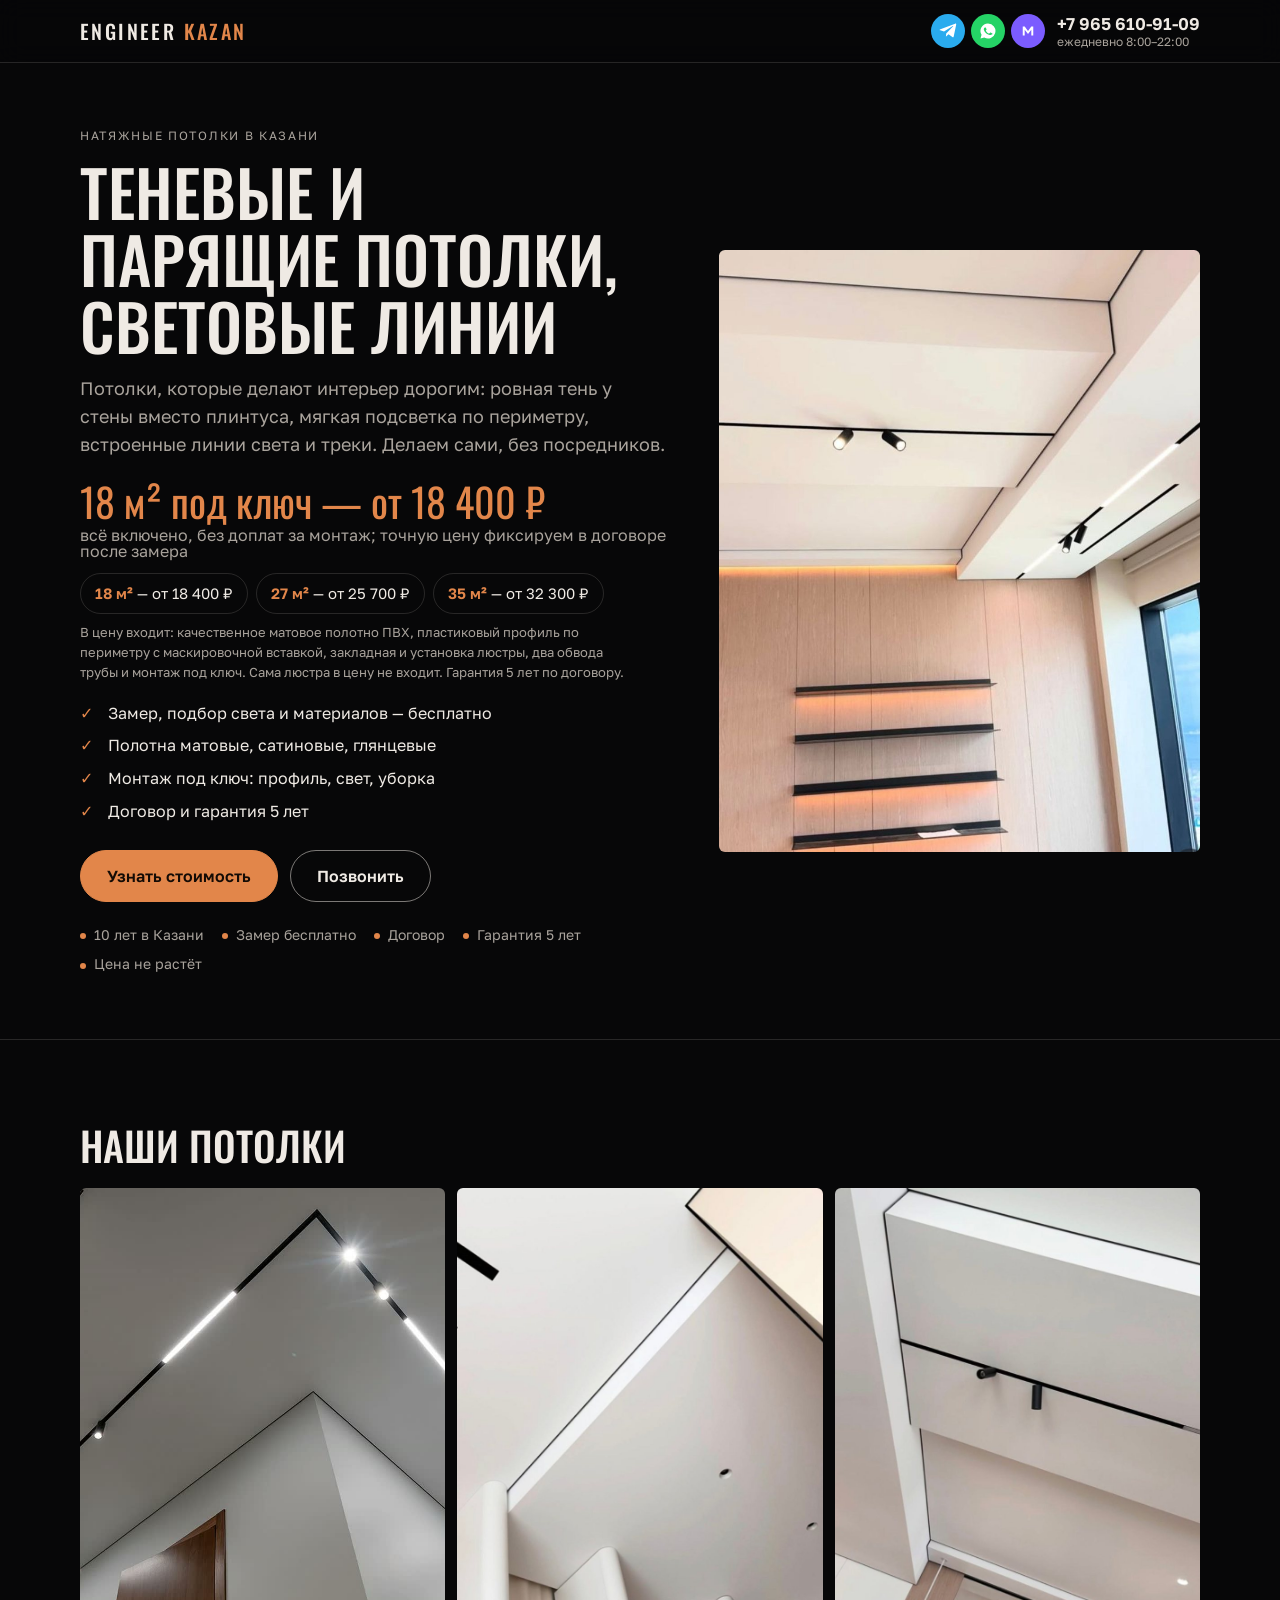
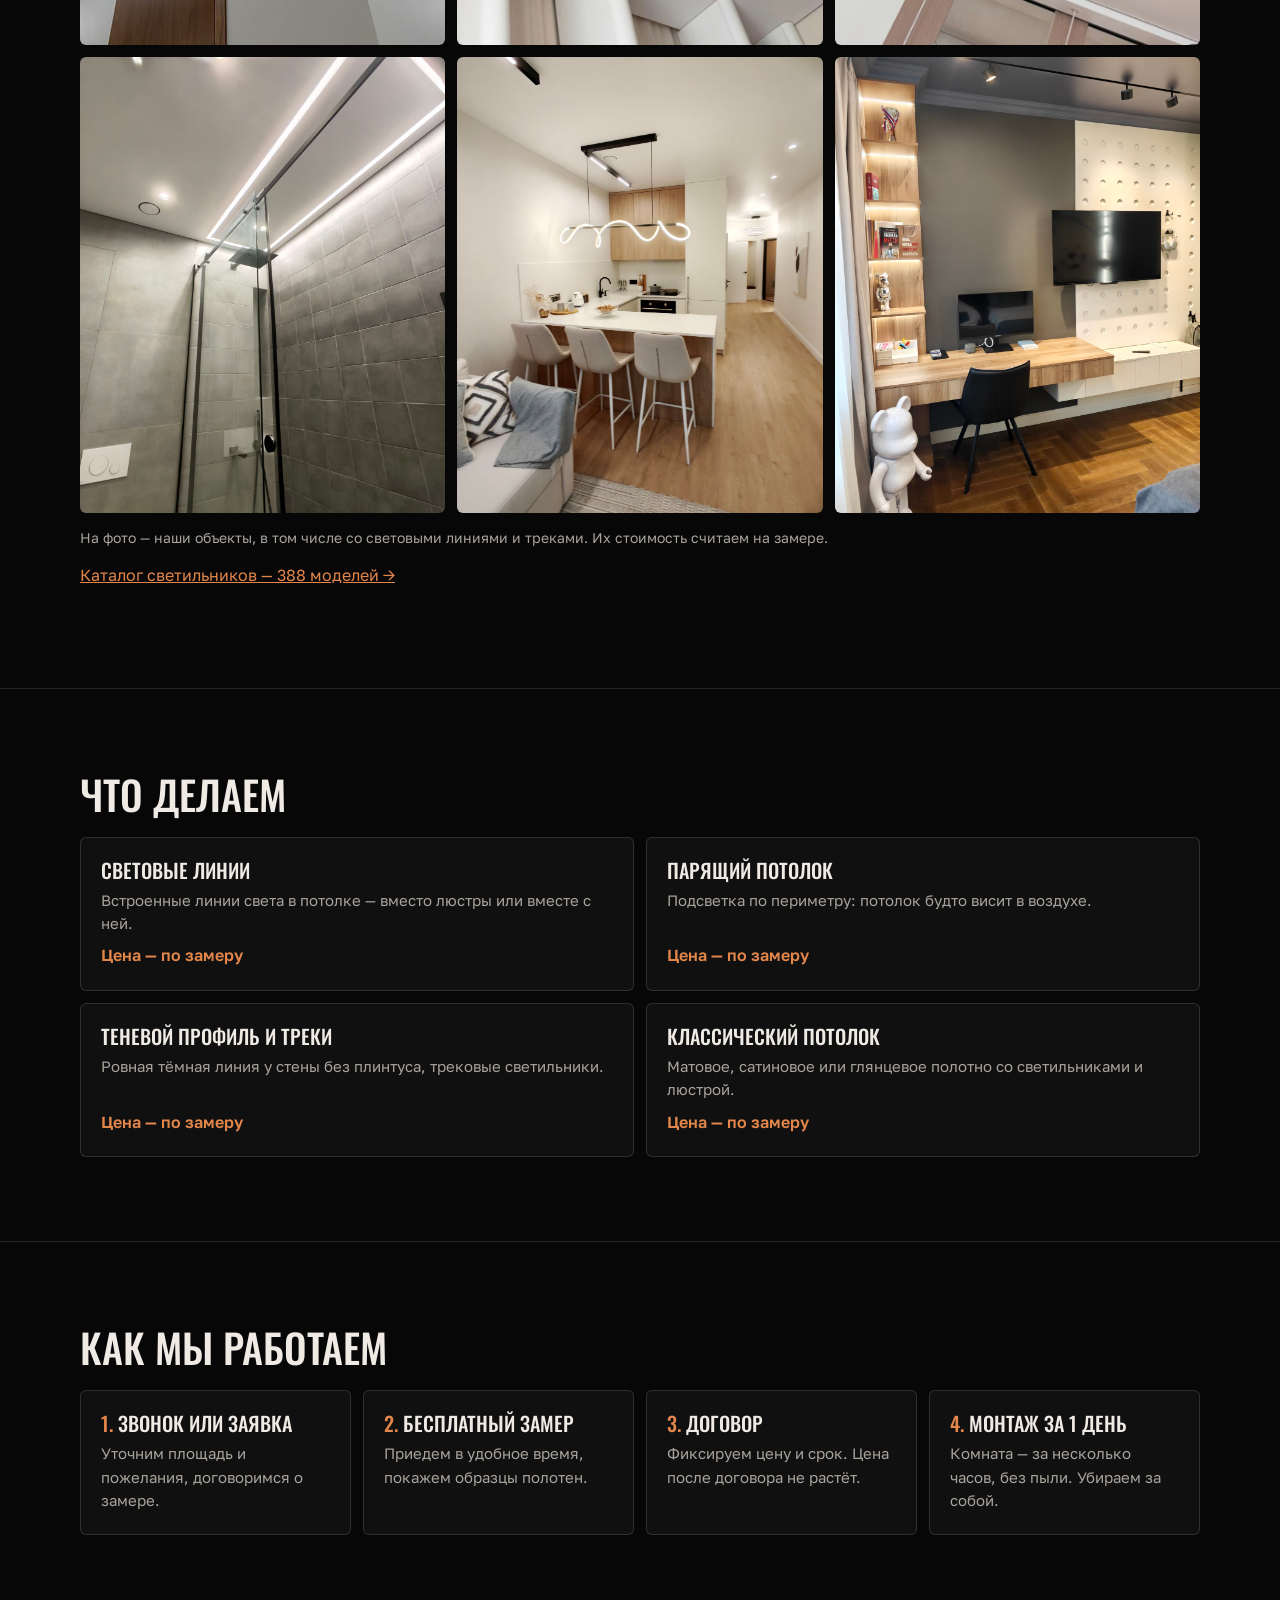
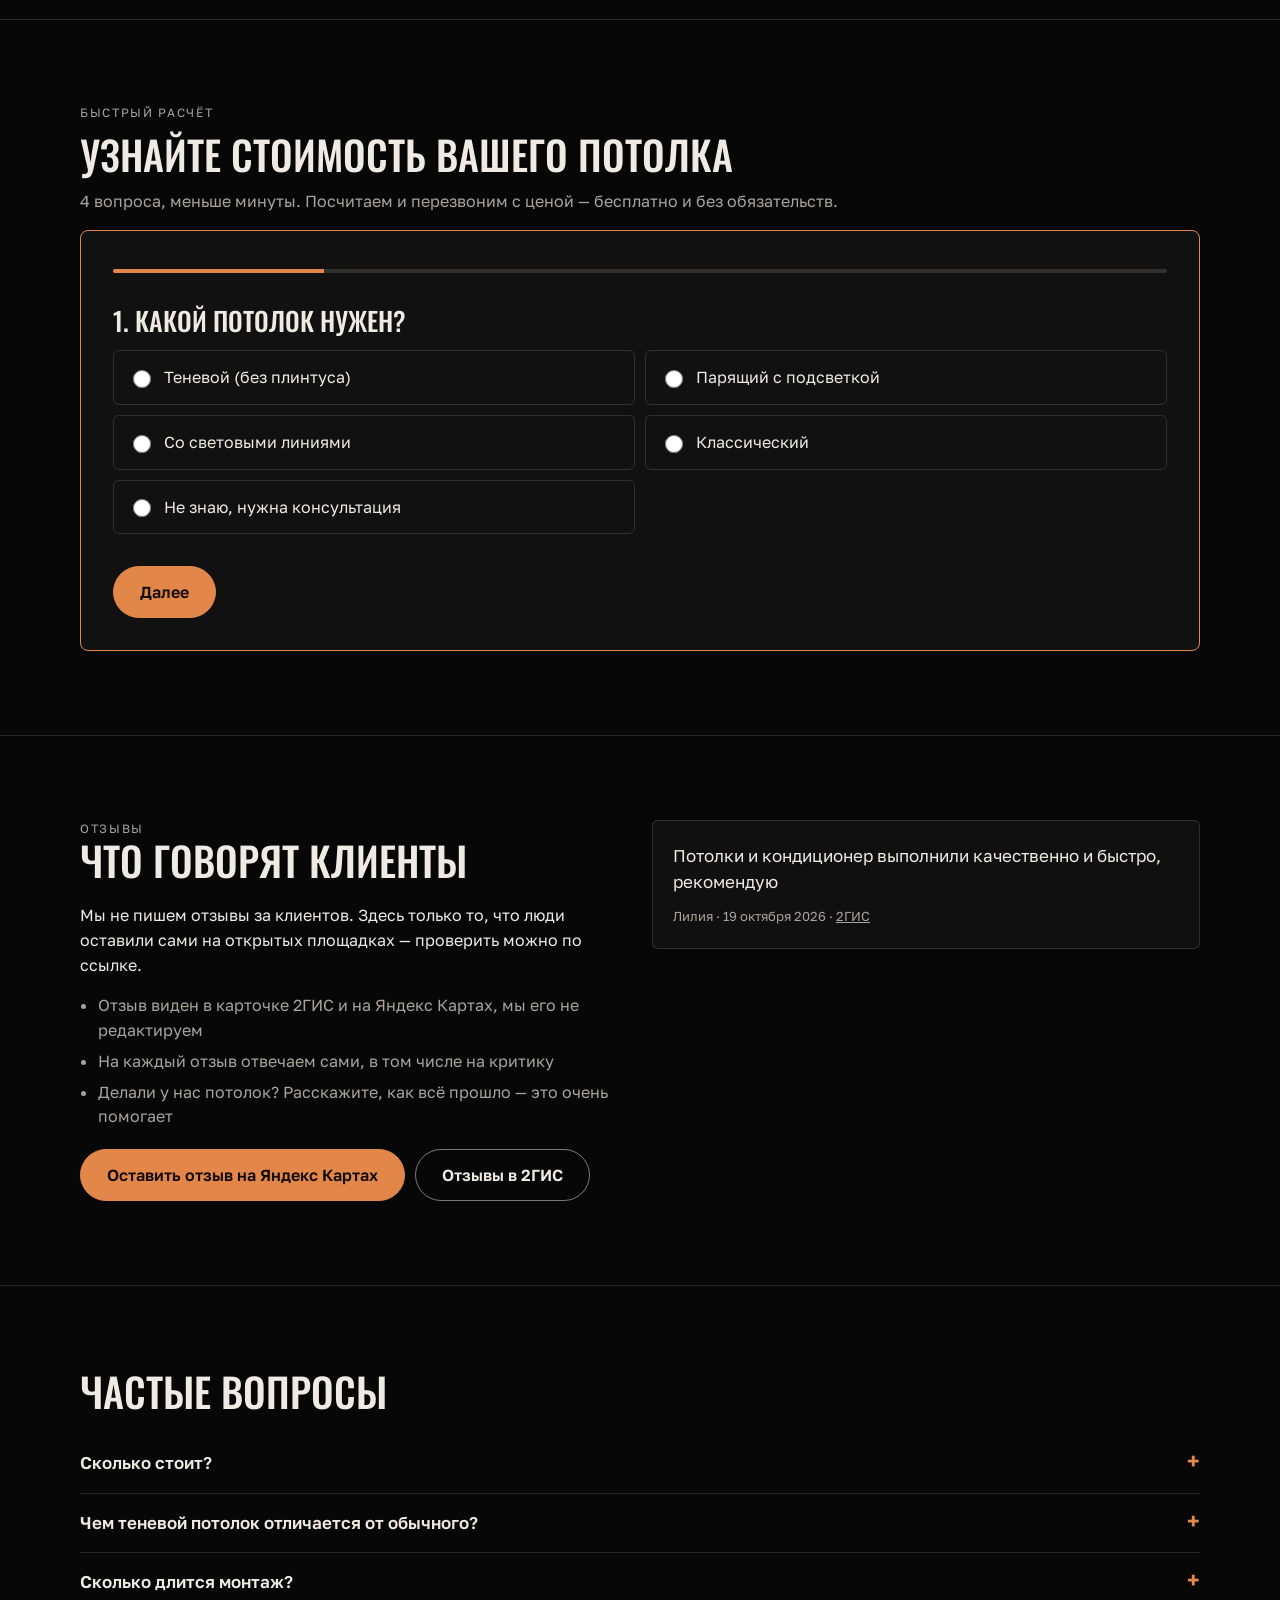
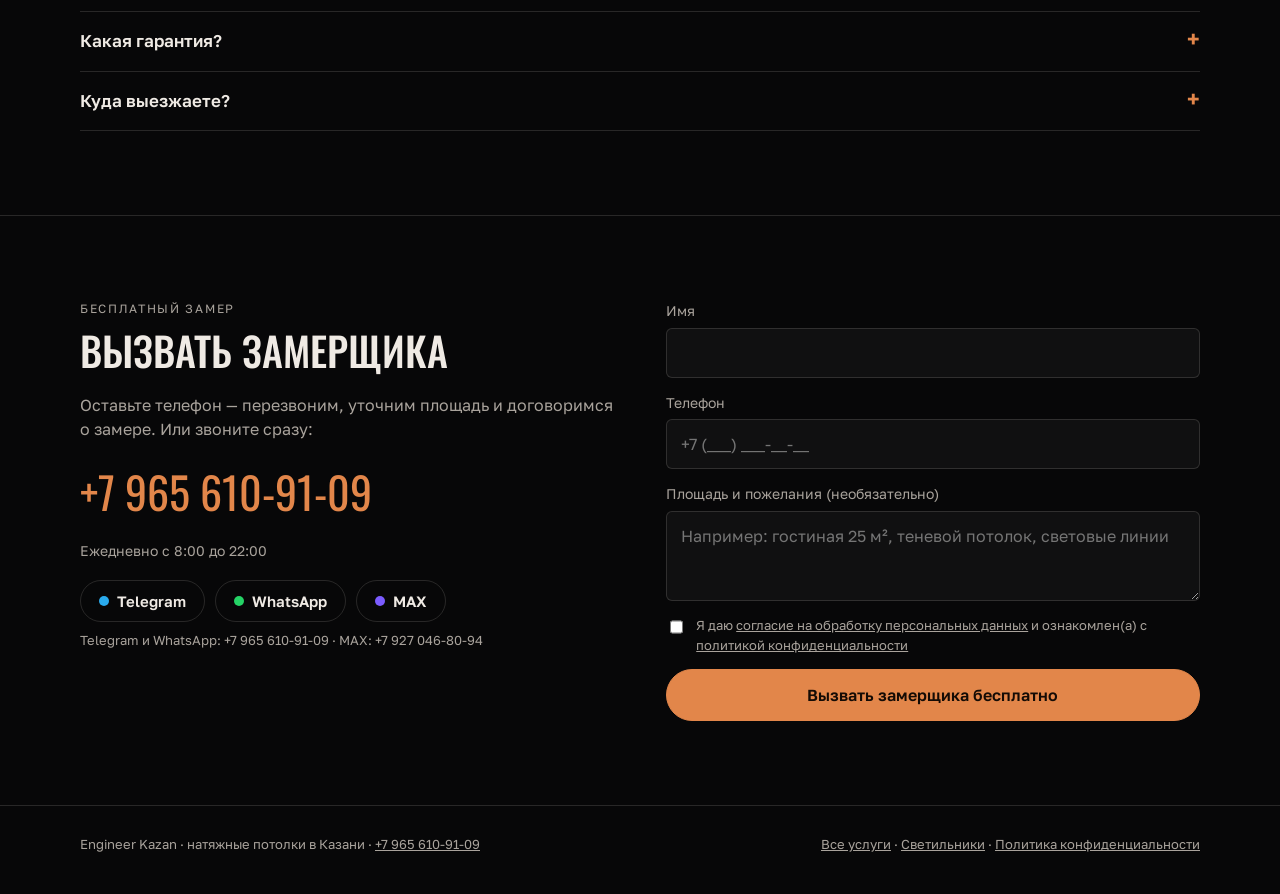
<file: potolki.html>
<!doctype html>
<html lang="ru">
<head>
<meta charset="utf-8">
<meta name="viewport" content="width=device-width, initial-scale=1, viewport-fit=cover">
<title>Теневые и парящие потолки, световые линии в Казани — Engineer Kazan</title>
<meta name="description" content="Теневые и парящие натяжные потолки, световые линии и треки в Казани. Делаем сами, без посредников. Потолок 18 м² под ключ — от 18 400 ₽. Бесплатный замер, договор, гарантия 5 лет.">
<meta property="og:type" content="website">
<meta property="og:title" content="Теневые и парящие потолки, световые линии в Казани">
<meta property="og:description" content="Премиальные натяжные потолки под ключ. Бесплатный замер, договор, гарантия 5 лет.">
<meta property="og:image" content="https://engineerkazan.ru/img/ceil-track.jpg">
<meta property="og:url" content="https://engineerkazan.ru/potolki.html">
<meta property="og:locale" content="ru_RU">
<link rel="canonical" href="https://engineerkazan.ru/potolki.html">
<meta name="theme-color" content="#070708">
<script type="application/ld+json">
{
  "@context": "https://schema.org",
  "@type": "Service",
  "name": "Теневые и парящие натяжные потолки, световые линии",
  "areaServed": {"@type": "City", "name": "Казань"},
  "provider": {"@type": "HomeAndConstructionBusiness", "name": "Engineer Kazan", "telephone": "+7-965-610-91-09", "url": "https://engineerkazan.ru/", "openingHours": "Mo-Su 08:00-22:00", "address": {"@type": "PostalAddress", "addressLocality": "Казань", "addressCountry": "RU"}}
}
</script>
<link rel="preconnect" href="https://fonts.googleapis.com">
<link rel="preconnect" href="https://fonts.gstatic.com" crossorigin>
<link rel="stylesheet" href="https://fonts.googleapis.com/css2?family=Oswald:wght@400;500;600&family=Golos+Text:wght@400;500;600&display=swap">
<style>
:root{
  --bg:#070708; --ink:#EFEAE4; --muted:#A9A39C; --line:rgba(239,234,228,.14);
  --glass:rgba(255,255,255,.04); --accent:#E2864A; --accent-ink:#140B05;
  --f-display:"Oswald","Arial Narrow",Impact,sans-serif; --f-body:"Golos Text",system-ui,-apple-system,"Segoe UI",Roboto,sans-serif;
}
*{box-sizing:border-box}
[hidden]{display:none!important}
html{scroll-behavior:smooth;-webkit-text-size-adjust:100%}
body{margin:0;background:var(--bg);color:var(--ink);font:400 16px/1.55 var(--f-body);overflow-x:hidden}
img{max-width:100%;display:block}
a{color:inherit}
.wrap{width:min(1120px,100% - 32px);margin-inline:auto}
h1,h2,h3{font-family:var(--f-display);text-transform:uppercase;margin:0;line-height:1.05;font-weight:500;text-wrap:balance}
h1{font-size:clamp(34px,6vw,64px)}
h2{font-size:clamp(26px,3.6vw,40px);margin-bottom:22px}
h3{font-size:20px}
.mono{font-size:12px;letter-spacing:.14em;text-transform:uppercase;color:var(--muted)}
section{padding-block:clamp(48px,7vw,84px);border-top:1px solid var(--line)}
.btn{display:inline-flex;align-items:center;justify-content:center;gap:10px;font:600 16px var(--f-body);padding:15px 26px;border-radius:999px;border:1px solid var(--accent);background:var(--accent);color:var(--accent-ink);text-decoration:none;cursor:pointer;white-space:nowrap}
.btn.ghost{background:transparent;color:var(--ink);border-color:rgba(239,234,228,.5)}

/* Шапка */
header{position:sticky;top:0;z-index:20;background:rgba(7,7,8,.85);backdrop-filter:blur(12px);-webkit-backdrop-filter:blur(12px);border-bottom:1px solid var(--line)}
.bar{display:flex;align-items:center;justify-content:space-between;gap:12px;height:62px}
.logo{font-family:var(--f-display);font-weight:500;font-size:20px;letter-spacing:.12em;text-transform:uppercase;text-decoration:none}
.logo span{color:var(--accent)}
.tel{font:600 17px var(--f-body);text-decoration:none;white-space:nowrap}
.tel small{display:block;font-size:12px;font-weight:400;color:var(--muted)}

/* Первый экран */
.hero{padding-block:clamp(28px,5vw,64px);border-top:0}
.hero-grid{display:grid;grid-template-columns:minmax(0,1.1fr) minmax(0,.9fr);gap:clamp(24px,4vw,56px);align-items:center}
@media (max-width:860px){.hero-grid{grid-template-columns:1fr}}
.price{margin:22px 0 6px;font-family:var(--f-display);font-size:clamp(44px,7vw,72px);line-height:1;color:var(--accent)}
.price small{font-family:var(--f-body);font-size:16px;color:var(--muted);display:block;margin-top:6px}
.prices{list-style:none;padding:0;margin:14px 0 8px;display:flex;flex-wrap:wrap;gap:8px}
.prices li{border:1px solid var(--line);border-radius:999px;padding:8px 14px;font-size:15px;white-space:nowrap}
.prices b{color:var(--accent);font-weight:600}
.prices-note{font-size:13px;color:var(--muted);margin:0 0 6px;max-width:560px}
.incl{list-style:none;padding:0;margin:18px 0 26px;display:grid;gap:8px}
.incl li{padding-left:28px;position:relative}
.incl li::before{content:"✓";position:absolute;left:0;top:0;color:var(--accent);font-weight:700}
.actions{display:flex;flex-wrap:wrap;gap:12px}
.hero-photo img{width:100%;aspect-ratio:4/5;object-fit:cover;border-radius:6px}
.badges{display:flex;flex-wrap:wrap;gap:8px 18px;margin-top:22px;color:var(--muted);font-size:14px}
.badges span::before{content:"";display:inline-block;width:6px;height:6px;border-radius:50%;background:var(--accent);margin-right:8px;vertical-align:middle}

/* Фото */
.gal{display:grid;grid-template-columns:repeat(3,minmax(0,1fr));gap:12px}
.gal img{width:100%;height:100%;aspect-ratio:4/5;object-fit:cover;border-radius:6px}
@media (max-width:640px){.gal{grid-template-columns:1fr 1fr}.gal img:first-child{grid-column:1/-1;aspect-ratio:4/3}}
.note{font-size:14px;color:var(--muted);margin-top:14px}

/* Карточки */
.cards{display:grid;grid-template-columns:repeat(2,minmax(0,1fr));gap:12px}
@media (max-width:860px){.cards{grid-template-columns:1fr}}
.card{background:var(--glass);border:1px solid var(--line);border-radius:6px;padding:22px 20px;display:flex;flex-direction:column;gap:8px}
.card p{margin:0;color:var(--muted);font-size:15px}
.card .p{color:var(--accent);font-weight:600;margin-top:auto}
.steps{display:grid;grid-template-columns:repeat(4,minmax(0,1fr));gap:12px;counter-reset:s}
@media (max-width:860px){.steps{grid-template-columns:1fr 1fr}}
@media (max-width:480px){.steps{grid-template-columns:1fr}}
.steps .card{counter-increment:s}
.steps .card h3::before{content:counter(s) ". ";color:var(--accent)}

/* Вопросы */
details{border-bottom:1px solid var(--line);padding:16px 0}
summary{cursor:pointer;font-weight:600;font-size:17px;list-style:none}
summary::after{content:"+";float:right;color:var(--accent);font-size:22px;line-height:1}
details[open] summary::after{content:"−"}
details p{color:var(--muted);margin:10px 0 0}

/* Форма */
.lead-grid{display:grid;grid-template-columns:minmax(0,1fr) minmax(0,1fr);gap:clamp(24px,4vw,56px)}
.rev-grid{display:grid;grid-template-columns:1fr 1fr;gap:24px;align-items:start}
.rev-points{margin:14px 0 0;padding-left:18px;display:grid;gap:6px;color:var(--muted)}
.rev-actions{display:flex;flex-wrap:wrap;gap:10px;margin-top:20px}
.rev-list{display:grid;gap:12px}
.rev-item{margin:0;background:var(--glass);border:1px solid var(--line);border-radius:6px;padding:22px 20px}
.rev-item blockquote{margin:0;font-size:17px;line-height:1.5}
.rev-item figcaption{margin-top:12px;font-size:13px;color:var(--muted)}
.rev-item figcaption a{color:inherit}
@media (max-width:860px){.rev-grid{grid-template-columns:1fr}}
@media (max-width:860px){.lead-grid{grid-template-columns:1fr}}
form{display:grid;gap:14px}
label.f{display:grid;gap:6px;font-size:14px;color:var(--muted)}
input[type=text],input[type=tel],textarea{width:100%;font:16px var(--f-body);color:var(--ink);background:var(--glass);border:1px solid var(--line);border-radius:6px;padding:14px}
textarea{min-height:90px;resize:vertical}
.agree{display:flex;gap:10px;align-items:flex-start;font-size:13px;color:var(--muted)}
.agree input{margin-top:3px;width:18px;height:18px;accent-color:var(--accent)}
.ok{border:1px solid var(--accent);padding:14px;border-radius:6px;font-size:15px}
.big-tel{font-family:var(--f-display);font-size:clamp(30px,4.5vw,44px);text-decoration:none;color:var(--accent)}

/* Кнопки мессенджеров */
.msg{display:flex;flex-wrap:wrap;gap:10px;margin-top:18px}
.msg a{display:inline-flex;align-items:center;gap:8px;padding:11px 18px;border-radius:999px;border:1px solid var(--line);text-decoration:none;font:600 15px var(--f-body);color:var(--ink)}
.msg a::before{content:"";width:10px;height:10px;border-radius:50%;background:var(--c)}
.msg .tg{--c:#2AABEE}.msg .wa{--c:#25D366}.msg .mx{--c:#7B5CFF}
.msg-note{font-size:13px;color:var(--muted);margin-top:8px}
/* Значки мессенджеров в шапке */
.hmsg{display:flex;gap:6px;align-items:center}
.hmsg a{width:34px;height:34px;border-radius:50%;display:inline-flex;align-items:center;justify-content:center;flex:none}
.hmsg a svg{width:18px;height:18px}
.hmsg .tg{background:#2AABEE}.hmsg .wa{background:#25D366}.hmsg .mx{background:#7B5CFF}
.hcontact{display:flex;align-items:center;gap:12px;margin-left:auto}
@media (max-width:460px){.hmsg{gap:4px}.hmsg a{width:28px;height:28px}.hmsg a svg{width:15px;height:15px}}
@media (max-width:340px){
  .logo{font-size:12px;letter-spacing:.02em}
  .tel{font-size:12px}
  .hmsg a{width:24px;height:24px}.hmsg a svg{width:13px;height:13px}
  .btn{white-space:normal;text-align:center;max-width:100%}
  h1,h2,h3{overflow-wrap:anywhere}
}
@media (max-width:299px){.tel{display:none}}
/* Быстрый расчёт */
.quiz{background:var(--glass);border:1px solid var(--accent);border-radius:8px;padding:clamp(18px,3vw,32px)}
.q-progress{height:4px;background:var(--line);border-radius:4px;margin:6px 0 20px;overflow:hidden}
.q-progress i{display:block;height:100%;width:25%;background:var(--accent);transition:width .3s}
.q-step h3{font-size:clamp(20px,2.6vw,26px);margin-bottom:16px}
.q-opts{display:grid;grid-template-columns:repeat(2,minmax(0,1fr));gap:10px}
@media (max-width:560px){.q-opts{grid-template-columns:1fr}}
.q-opts label{display:flex;align-items:center;gap:10px;border:1px solid var(--line);border-radius:6px;padding:14px;cursor:pointer;font-size:16px}
.q-opts input{accent-color:var(--accent);width:18px;height:18px;flex:none}
.q-opts label:has(input:checked){border-color:var(--accent);background:rgba(226,134,74,.1)}
.q-nav{display:flex;gap:10px;margin-top:18px;flex-wrap:wrap}
.q-nav .back{background:none;border:1px solid var(--line);color:var(--ink)}
.q-final{display:grid;gap:12px;max-width:520px}
footer{border-top:1px solid var(--line);padding:28px 0 40px;font-size:13px;color:var(--muted)}
footer .wrap{display:flex;flex-wrap:wrap;gap:8px 20px;justify-content:space-between}

/* Закреплённая панель звонка на телефоне */
.callbar{display:none}
@media (max-width:760px){
  .tel small{display:none}
  .tel{font-size:15px}
  @media (max-width:420px){.logo{font-size:15px;letter-spacing:.06em}.tel{font-size:14px}.hcontact{gap:8px}.bar{gap:8px}}
  .callbar{display:flex;position:fixed;left:0;right:0;bottom:0;z-index:25;gap:8px;padding:10px 12px calc(10px + env(safe-area-inset-bottom,0px));background:rgba(7,7,8,.94);border-top:1px solid var(--line)}
  .callbar a{flex:1;text-align:center;padding:14px 8px;border-radius:999px;font:600 16px var(--f-body);text-decoration:none}
  .callbar .c1{background:var(--accent);color:var(--accent-ink)}
  .callbar .c2{border:1px solid var(--line)}
  body{padding-bottom:78px}
}
</style>
</head>
<body>

<header>
  <div class="wrap bar">
    <a class="logo" href="index.html">Engineer <span>Kazan</span></a>
    <div class="hcontact"><div class="hmsg"><a class="tg" href="https://t.me/+79656109109" target="_blank" rel="noopener" aria-label="Написать в Telegram"><svg viewBox="0 0 24 24" aria-hidden="true"><path fill="#fff" d="M9.6 15.2l-.4 4.1c.5 0 .8-.2 1-.5l2.5-2.4 5.1 3.7c.9.5 1.6.2 1.8-.9l3.3-15.4c.3-1.3-.5-1.9-1.4-1.6L1.9 9.5c-1.3.5-1.3 1.2-.2 1.6l5 1.6L18.3 5.4c.5-.3 1-.1.6.2z"/></svg></a><a class="wa" href="https://wa.me/79656109109" target="_blank" rel="noopener" aria-label="Написать в WhatsApp"><svg viewBox="0 0 24 24" aria-hidden="true"><path fill="#fff" d="M12 2a10 10 0 0 0-8.6 15.1L2 22l5-1.3A10 10 0 1 0 12 2zm5.3 14.2c-.2.6-1.3 1.2-1.8 1.2-.5.1-1 .2-3.3-.7-2.8-1.1-4.5-3.9-4.7-4.1-.1-.2-1.1-1.5-1.1-2.8s.7-2 1-2.3c.2-.3.5-.3.7-.3h.5c.2 0 .4 0 .6.5l.8 2c.1.2.1.4 0 .5l-.4.6-.4.4c-.1.1-.3.3-.1.6.2.3.8 1.3 1.7 2.1 1.2 1 2.1 1.3 2.4 1.5.3.1.5.1.6-.1l.9-1.1c.2-.3.4-.2.7-.1l1.9.9c.3.1.5.2.5.3.1.2.1.7-.1 1.3z"/></svg></a><a class="mx" href="https://max.ru/u/f9LHodD0cOJtxExRxXfRDUpJuVhRXKote5mQpIspn0BRSNDShJHzEzCQXgc" target="_blank" rel="noopener" aria-label="Написать в MAX"><svg viewBox="0 0 24 24" aria-hidden="true"><path fill="#fff" d="M5 18V6h2.6L12 12l4.4-6H19v12h-2.6v-7.6L12 16l-4.4-5.6V18z"/></svg></a></div><a class="tel" href="tel:+79656109109">+7 965 610-91-09<small>ежедневно 8:00–22:00</small></a></div>
  </div>
</header>

<main>
  <section class="hero">
    <div class="wrap hero-grid">
      <div>
        <div class="mono">Натяжные потолки в Казани</div>
        <h1 style="margin-top:12px">Теневые и парящие потолки, световые линии</h1>
        <p style="color:var(--muted);font-size:18px;margin:16px 0 0">Потолки, которые делают интерьер дорогим: ровная тень у стены вместо плинтуса, мягкая подсветка по периметру, встроенные линии света и треки. Делаем сами, без посредников.</p>
        <div class="price" style="font-size:clamp(28px,4.5vw,40px)">18 м² под ключ — от 18 400 ₽<small>всё включено, без доплат за монтаж; точную цену фиксируем в договоре после замера</small></div>
        <ul class="prices">
          <li><b>18 м²</b> — от 18 400 ₽</li>
          <li><b>27 м²</b> — от 25 700 ₽</li>
          <li><b>35 м²</b> — от 32 300 ₽</li>
        </ul>
        <p class="prices-note">В цену входит: качественное матовое полотно ПВХ, пластиковый профиль по периметру с маскировочной вставкой, закладная и установка люстры, два обвода трубы и монтаж под ключ. Сама люстра в цену не входит. Гарантия 5 лет по договору.</p>
        <ul class="incl">
          <li>Замер, подбор света и материалов — бесплатно</li>
          <li>Полотна матовые, сатиновые, глянцевые</li>
          <li>Монтаж под ключ: профиль, свет, уборка</li>
          <li>Договор и гарантия 5 лет</li>
        </ul>
        <div class="actions">
          <a class="btn" href="#raschet">Узнать стоимость</a>
          <a class="btn ghost" href="tel:+79656109109">Позвонить</a>
        </div>
        <div class="badges"><span>10 лет в Казани</span><span>Замер бесплатно</span><span>Договор</span><span>Гарантия 5 лет</span><span>Цена не растёт</span></div>
      </div>
      <div class="hero-photo"><img src="img/ceil-track.jpg" alt="Натяжной потолок с трековыми светильниками и световыми линиями"></div>
    </div>
  </section>

  <section>
    <div class="wrap">
      <h2>Наши потолки</h2>
      <div class="gal">
        <img src="img/living-sun.jpg" alt="Натяжной потолок со световыми линиями" loading="lazy">
        <img src="img/ceil-lines.jpg" alt="Парящий натяжной потолок со световой линией" loading="lazy">
        <img src="img/ceil-shadow.jpg" alt="Натяжной потолок с теневым профилем и треком" loading="lazy">
        <img src="img/bath-light.jpg" alt="Световая линия в натяжном потолке в душевой" loading="lazy">
        <img src="img/dining.jpg" alt="Натяжной потолок на кухне со светильником" loading="lazy">
        <img src="img/bedroom.jpg" alt="Натяжной потолок в детской с трековым светом" loading="lazy">
      </div>
      <p class="note">На фото — наши объекты, в том числе со световыми линиями и треками. Их стоимость считаем на замере.</p>
      <p style="margin-top:14px"><a href="svetilniki.html" style="color:var(--accent)">Каталог светильников — 388 моделей →</a></p>
    </div>
  </section>

  <section>
    <div class="wrap">
      <h2>Что делаем</h2>
      <div class="cards">
        <div class="card"><h3>Световые линии</h3><p>Встроенные линии света в потолке — вместо люстры или вместе с ней.</p><span class="p">Цена — по замеру</span></div>
        <div class="card"><h3>Парящий потолок</h3><p>Подсветка по периметру: потолок будто висит в воздухе.</p><span class="p">Цена — по замеру</span></div>
        <div class="card"><h3>Теневой профиль и треки</h3><p>Ровная тёмная линия у стены без плинтуса, трековые светильники.</p><span class="p">Цена — по замеру</span></div>
        <div class="card"><h3>Классический потолок</h3><p>Матовое, сатиновое или глянцевое полотно со светильниками и люстрой.</p><span class="p">Цена — по замеру</span></div>
      </div>
    </div>
  </section>

  <section>
    <div class="wrap">
      <h2>Как мы работаем</h2>
      <div class="steps">
        <div class="card"><h3>Звонок или заявка</h3><p>Уточним площадь и пожелания, договоримся о замере.</p></div>
        <div class="card"><h3>Бесплатный замер</h3><p>Приедем в удобное время, покажем образцы полотен.</p></div>
        <div class="card"><h3>Договор</h3><p>Фиксируем цену и срок. Цена после договора не растёт.</p></div>
        <div class="card"><h3>Монтаж за 1 день</h3><p>Комната — за несколько часов, без пыли. Убираем за собой.</p></div>
      </div>
    </div>
  </section>

  <section id="raschet">
    <div class="wrap">
      <div class="mono">Быстрый расчёт</div>
      <h2 style="margin-top:10px">Узнайте стоимость вашего потолка</h2>
      <p style="color:var(--muted);margin-top:-8px">4 вопроса, меньше минуты. Посчитаем и перезвоним с ценой — бесплатно и без обязательств.</p>
      <form class="quiz" id="quizForm" novalidate>
        <div class="q-progress"><i id="qBar"></i></div>
        <div class="q-step" data-step="1">
          <h3>1. Какой потолок нужен?</h3>
          <div class="q-opts">
            <label><input type="radio" name="q1" value="Теневой">Теневой (без плинтуса)</label>
            <label><input type="radio" name="q1" value="Парящий с подсветкой">Парящий с подсветкой</label>
            <label><input type="radio" name="q1" value="Со световыми линиями">Со световыми линиями</label>
            <label><input type="radio" name="q1" value="Классический">Классический</label>
            <label><input type="radio" name="q1" value="Не знаю, нужна консультация">Не знаю, нужна консультация</label>
          </div>
        </div>
        <div class="q-step" data-step="2" hidden>
          <h3>2. Какая площадь?</h3>
          <div class="q-opts">
            <label><input type="radio" name="q2" value="12–20 м²">12–20 м²</label>
            <label><input type="radio" name="q2" value="20–40 м²">20–40 м²</label>
            <label><input type="radio" name="q2" value="40–70 м²">40–70 м²</label>
            <label><input type="radio" name="q2" value="Больше 70 м² / вся квартира или дом">Больше 70 м² / вся квартира или дом</label>
            <label><input type="radio" name="q2" value="Не знаю">Не знаю</label>
          </div>
        </div>
        <div class="q-step" data-step="3" hidden>
          <h3>3. Какой нужен свет?</h3>
          <div class="q-opts">
            <label><input type="radio" name="q3" value="Точечные светильники и люстра">Точечные светильники и люстра</label>
            <label><input type="radio" name="q3" value="Световые линии">Световые линии</label>
            <label><input type="radio" name="q3" value="Трековые светильники">Трековые светильники</label>
            <label><input type="radio" name="q3" value="Подсветка по периметру">Подсветка по периметру</label>
            <label><input type="radio" name="q3" value="Пока не знаю">Пока не знаю</label>
          </div>
        </div>
        <div class="q-step" data-step="4" hidden>
          <h3>4. Когда планируете?</h3>
          <div class="q-opts">
            <label><input type="radio" name="q4" value="В ближайшие 2 недели">В ближайшие 2 недели</label>
            <label><input type="radio" name="q4" value="В течение месяца">В течение месяца</label>
            <label><input type="radio" name="q4" value="Идёт ремонт, позже">Идёт ремонт, позже</label>
            <label><input type="radio" name="q4" value="Просто узнаю цену">Просто узнаю цену</label>
          </div>
        </div>
        <div class="q-step" data-step="5" hidden>
          <h3>Куда прислать расчёт?</h3>
          <div class="q-final">
            <p hidden><label>Не заполняйте: <input type="checkbox" name="botcheck" tabindex="-1" autocomplete="off"></label></p>
            <label class="f">Имя<input type="text" id="qnm" autocomplete="given-name"></label>
            <label class="f">Телефон<input type="tel" id="qph" inputmode="tel" autocomplete="tel" placeholder="+7 (___) ___-__-__" maxlength="18"></label>
            <label class="agree"><input type="checkbox" id="qpd"><span>Я даю <a href="consent.html" target="_blank">согласие на обработку персональных данных</a> и ознакомлен(а) с <a href="privacy.html" target="_blank">политикой конфиденциальности</a></span></label>
          </div>
        </div>
        <div class="q-nav">
          <button class="btn back" type="button" id="qBack" hidden>Назад</button>
          <button class="btn" type="button" id="qNext">Далее</button>
          <button class="btn" type="submit" id="qSend" hidden>Получить расчёт</button>
        </div>
        <p class="ok" id="qok" hidden></p>
      </form>
    </div>
  </section>

  <section id="otzyvy">
    <div class="wrap">
      <div class="rev-grid">
        <div>
          <div class="mono">Отзывы</div>
          <h2>Что говорят клиенты</h2>
          <p>Мы не пишем отзывы за клиентов. Здесь только то, что люди оставили сами на открытых площадках &mdash; проверить можно по ссылке.</p>
          <ul class="rev-points">
            <li>Отзыв виден в карточке 2ГИС и на Яндекс Картах, мы его не редактируем</li>
            <li>На каждый отзыв отвечаем сами, в том числе на критику</li>
            <li>Делали у нас потолок? Расскажите, как всё прошло &mdash; это очень помогает</li>
          </ul>
          <div class="rev-actions">
            <a class="btn" href="https://yandex.ru/maps/org/91211030840/reviews/" target="_blank" rel="noopener">Оставить отзыв на Яндекс Картах</a>
            <a class="btn ghost" href="https://2gis.ru/kazan/firm/70000001118650999/tab/reviews" target="_blank" rel="noopener">Отзывы в 2ГИС</a>
          </div>
        </div>
        <div class="rev-list">
          <figure class="rev-item">
            <blockquote>Потолки и кондиционер выполнили качественно и быстро, рекомендую</blockquote>
            <figcaption>Лилия &middot; 19 октября 2026 &middot; <a href="https://2gis.ru/kazan/firm/70000001118650999/tab/reviews" target="_blank" rel="noopener">2ГИС</a></figcaption>
          </figure>
        </div>
      </div>
    </div>
  </section>

  <section>
    <div class="wrap">
      <h2>Частые вопросы</h2>
      <details><summary>Сколько стоит?</summary><p>Комната 18 м² под ключ — от 18 400 ₽, 27 м² — от 25 700 ₽, 35 м² — от 32 300 ₽: матовое полотно, профиль, установка люстры, два обвода трубы и монтаж. Теневой, парящий профиль и световые линии — дороже, зависит от площади, типа потолка и света. Ответьте на 4 вопроса в «Быстром расчёте» или позвоните — сориентируем по телефону, а точную цену назовём после бесплатного замера и зафиксируем в договоре.</p></details>
      <details><summary>Чем теневой потолок отличается от обычного?</summary><p>У обычного потолка у стены стоит пластиковая вставка или плинтус. У теневого — ровная тёмная щель, потолок выглядит аккуратно и дорого. Парящий — с подсветкой по периметру, будто висит в воздухе.</p></details>
      <details><summary>Сколько длится монтаж?</summary><p>Одна комната — несколько часов. Полотно изготавливаем после замера, монтаж в удобный вам день.</p></details>
      <details><summary>Какая гарантия?</summary><p>Работаем по договору, гарантия 5 лет.</p></details>
      <details><summary>Куда выезжаете?</summary><p>По всей Казани. Работаем каждый день с 8:00 до 22:00.</p></details>
    </div>
  </section>

  <section id="zamer">
    <div class="wrap lead-grid">
      <div>
        <div class="mono">Бесплатный замер</div>
        <h2 style="margin-top:10px">Вызвать замерщика</h2>
        <p style="color:var(--muted)">Оставьте телефон — перезвоним, уточним площадь и договоримся о замере. Или звоните сразу:</p>
        <a class="big-tel" href="tel:+79656109109">+7 965 610-91-09</a>
        <p style="color:var(--muted);font-size:14px">Ежедневно с 8:00 до 22:00</p>
          <div class="msg">
            <a class="tg" href="https://t.me/+79656109109" target="_blank" rel="noopener">Telegram</a>
            <a class="wa" href="https://wa.me/79656109109" target="_blank" rel="noopener">WhatsApp</a>
            <a class="mx" href="https://max.ru/u/f9LHodD0cOJtxExRxXfRDUpJuVhRXKote5mQpIspn0BRSNDShJHzEzCQXgc" target="_blank" rel="noopener">MAX</a>
          </div>
          <p class="msg-note">Telegram и WhatsApp: +7 965 610-91-09 · MAX: +7 927 046-80-94</p>
      </div>
      <form id="leadForm" novalidate>
        <p hidden><label>Не заполняйте: <input type="checkbox" name="botcheck" tabindex="-1" autocomplete="off"></label></p>
        <label class="f">Имя<input type="text" id="nm" autocomplete="given-name" required></label>
        <label class="f">Телефон<input type="tel" id="ph" inputmode="tel" autocomplete="tel" placeholder="+7 (___) ___-__-__" maxlength="18" required></label>
        <label class="f">Площадь и пожелания (необязательно)<textarea id="cm" placeholder="Например: гостиная 25 м², теневой потолок, световые линии"></textarea></label>
        <label class="agree"><input type="checkbox" id="pd" required><span>Я даю <a href="consent.html" target="_blank">согласие на обработку персональных данных</a> и ознакомлен(а) с <a href="privacy.html" target="_blank">политикой конфиденциальности</a></span></label>
        <button class="btn" type="submit">Вызвать замерщика бесплатно</button>
        <p class="ok" id="ok" hidden></p>
      </form>
    </div>
  </section>
</main>

<footer>
  <div class="wrap">
    <span>Engineer Kazan · натяжные потолки в Казани · <a href="tel:+79656109109">+7 965 610-91-09</a></span>
    <span><a href="index.html">Все услуги</a> · <a href="svetilniki.html">Светильники</a> · <a href="privacy.html">Политика конфиденциальности</a></span>
  </div>
</footer>

<div class="callbar"><a class="c1" href="tel:+79656109109">Позвонить</a><a class="c2" href="#raschet">Узнать цену</a></div>

<script>
/* Яндекс Метрика (тот же счётчик, что на основном сайте) */
var YM_ID=113336440;
(function(m,e,t,r,i,k,a){m[i]=m[i]||function(){(m[i].a=m[i].a||[]).push(arguments)};m[i].l=1*new Date();
k=e.createElement(t),a=e.getElementsByTagName(t)[0],k.async=1,k.src=r,a.parentNode.insertBefore(k,a)})
(window,document,'script','https://mc.yandex.ru/metrika/tag.js','ym');
ym(YM_ID,'init',{clickmap:true,trackLinks:true,accurateTrackBounce:true,webvisor:true});
function goal(name){if(window.ym)ym(YM_ID,'reachGoal',name);}
document.addEventListener('click',function(e){if(e.target.closest('a[href^="tel:"]'))goal('phone');});
document.addEventListener('click',function(e){if(e.target.closest('.msg a, .hmsg a'))goal('messenger');});

/* Телефон: маска +7 (XXX) XXX-XX-XX и проверка, что номер российский и полный */
function phoneDigits(v){var d=v.replace(/\D/g,'');if(d.charAt(0)==='8')d='7'+d.slice(1);else if(d.charAt(0)==='9')d='7'+d;return d.slice(0,11);}
function phoneFormat(d){if(!d)return '';var r='+7';if(d.length>1)r+=' ('+d.slice(1,4);if(d.length>=4)r+=')';if(d.length>4)r+=' '+d.slice(4,7);if(d.length>7)r+='-'+d.slice(7,9);if(d.length>9)r+='-'+d.slice(9,11);return r;}
function phoneValid(d){return d.length===11&&d.charAt(0)==='7'&&/[3489]/.test(d.charAt(1))&&!/^7(\d)\1{9}$/.test(d);}
(function(){
  var ph=document.getElementById('ph');
  ph.addEventListener('input',function(){ph.value=phoneFormat(phoneDigits(ph.value));});
  ph.addEventListener('focus',function(){if(!ph.value)ph.value='+7';});
  ph.addEventListener('blur',function(){if(ph.value==='+7')ph.value='';});
})();

/* Откуда пришёл посетитель: метки рекламы попадают в письмо с заявкой */
var formOpenedAt=Date.now();
(function(){
  try{
    var p=new URLSearchParams(location.search),src=[];
    ['utm_source','utm_medium','utm_campaign','utm_term','yclid'].forEach(function(k){if(p.get(k))src.push(k+'='+p.get(k));});
    if(src.length)sessionStorage.setItem('ek-src',src.join(' & '));
    else if(!sessionStorage.getItem('ek-src'))sessionStorage.setItem('ek-src',document.referrer?('переход с '+document.referrer):'прямой заход');
  }catch(e){}
})();

document.getElementById('leadForm').addEventListener('submit',function(e){
  e.preventDefault();
  var ok=document.getElementById('ok'),nm=document.getElementById('nm').value.trim(),ph=phoneDigits(document.getElementById('ph').value);
  if(!nm){ok.textContent='Укажите имя, чтобы мы знали, как к вам обращаться.';ok.hidden=false;return;}
  if(!phoneValid(ph)){ok.textContent='Проверьте номер телефона: нужен российский номер из 11 цифр, например +7 (965) 610-91-09.';ok.hidden=false;document.getElementById('ph').focus();return;}
  /* Боты заполняют форму за секунды — такие заявки молча не отправляем */
  if(Date.now()-formOpenedAt<4000||this.botcheck.checked){ok.textContent='Спасибо! Заявка отправлена. Перезвоним в ближайшее время.';ok.hidden=false;this.reset();return;}
  if(!document.getElementById('pd').checked){ok.textContent='Отметьте согласие на обработку персональных данных. Без него мы не можем принять заявку.';ok.hidden=false;return;}
  var btn=this.querySelector('button[type=submit]');btn.disabled=true;ok.textContent='Отправляем заявку…';ok.hidden=false;
  var f=this;
  var data={
    access_key:'83f66aa9-b4dc-42be-94de-97bebb11f67a',
    subject:'Заявка: натяжной потолок — '+nm,
    from_name:'Сайт Engineer Kazan — потолки',
    botcheck:f.botcheck.checked,
    'Имя':nm,
    'Телефон':phoneFormat(ph),
    'Услуга':'Натяжной потолок (страница potolki)',
    'Площадь и пожелания':document.getElementById('cm').value.trim(),
    'Согласие на обработку ПД':'да',
    'Источник':(function(){try{return sessionStorage.getItem('ek-src')||'';}catch(e){return '';}})(),
    'Заполнял форму, сек':Math.round((Date.now()-formOpenedAt)/1000)
  };
  fetch('https://api.web3forms.com/submit',{method:'POST',headers:{'Content-Type':'application/json','Accept':'application/json'},body:JSON.stringify(data)})
    .then(function(r){return r.json().then(function(j){if(!r.ok||!j.success)throw 0;});})
    .then(function(){ok.textContent='Спасибо! Заявка отправлена. Перезвоним в ближайшее время.';goal('lead');f.reset();})
    .catch(function(){ok.textContent='Не удалось отправить заявку. Позвоните нам: +7 965 610-91-09.';})
    .then(function(){btn.disabled=false;});
});

/* Быстрый расчёт: ответы и телефон уходят на почту, цены на сайте не показываются */
(function(){
  var f=document.getElementById('quizForm');if(!f)return;
  var steps=[].slice.call(f.querySelectorAll('.q-step')),cur=0,opened=Date.now();
  var next=document.getElementById('qNext'),back=document.getElementById('qBack'),send=document.getElementById('qSend'),bar=document.getElementById('qBar'),ok=document.getElementById('qok');
  var qph=document.getElementById('qph');
  qph.addEventListener('input',function(){qph.value=phoneFormat(phoneDigits(qph.value));});
  qph.addEventListener('focus',function(){if(!qph.value)qph.value='+7';});
  qph.addEventListener('blur',function(){if(qph.value==='+7')qph.value='';});
  function show(i){
    cur=i;steps.forEach(function(s,k){s.hidden=k!==i;});
    back.hidden=i===0;next.hidden=i===steps.length-1;send.hidden=i!==steps.length-1;
    bar.style.width=Math.round((i+1)/steps.length*100)+'%';ok.hidden=true;
    if(i===1)goal('quiz_start');
  }
  function answered(i){var q=steps[i].querySelector('input[type=radio]');return !q||!!f.querySelector('input[name="'+q.name+'"]:checked');}
  next.addEventListener('click',function(){if(!answered(cur)){ok.textContent='Выберите один из вариантов.';ok.hidden=false;return;}show(cur+1);});
  back.addEventListener('click',function(){show(cur-1);});
  f.addEventListener('change',function(e){if(e.target.type==='radio'&&cur<steps.length-1)setTimeout(function(){show(cur+1);},250);});
  f.addEventListener('submit',function(e){
    e.preventDefault();
    var nm=document.getElementById('qnm').value.trim(),ph=phoneDigits(qph.value);
    if(!nm){ok.textContent='Укажите имя.';ok.hidden=false;return;}
    if(!phoneValid(ph)){ok.textContent='Проверьте номер телефона: нужен российский номер из 11 цифр.';ok.hidden=false;return;}
    if(!document.getElementById('qpd').checked){ok.textContent='Отметьте согласие на обработку персональных данных.';ok.hidden=false;return;}
    if(Date.now()-opened<4000||f.botcheck.checked){ok.textContent='Спасибо! Посчитаем и перезвоним.';ok.hidden=false;return;}
    var v=function(n){var x=f.querySelector('input[name="'+n+'"]:checked');return x?x.value:'';};
    send.disabled=true;ok.textContent='Отправляем…';ok.hidden=false;
    var data={
      access_key:'83f66aa9-b4dc-42be-94de-97bebb11f67a',
      subject:'Расчёт потолка: '+nm+' — '+v('q1')+', '+v('q2'),
      from_name:'Сайт Engineer Kazan — быстрый расчёт',
      botcheck:false,
      'Имя':nm,'Телефон':phoneFormat(ph),
      'Тип потолка':v('q1'),'Площадь':v('q2'),'Свет':v('q3'),'Когда':v('q4'),
      'Согласие на обработку ПД':'да',
      'Источник':(function(){try{return sessionStorage.getItem('ek-src')||'';}catch(e){return '';}})()
    };
    fetch('https://api.web3forms.com/submit',{method:'POST',headers:{'Content-Type':'application/json','Accept':'application/json'},body:JSON.stringify(data)})
      .then(function(r){return r.json().then(function(j){if(!r.ok||!j.success)throw 0;});})
      .then(function(){ok.textContent='Спасибо! Посчитаем стоимость и перезвоним в ближайшее время.';goal('quiz');goal('lead');f.reset();show(0);ok.hidden=false;ok.textContent='Спасибо! Посчитаем стоимость и перезвоним в ближайшее время.';})
      .catch(function(){ok.textContent='Не удалось отправить. Позвоните нам: +7 965 610-91-09.';})
      .then(function(){send.disabled=false;});
  });
  show(0);
})();
</script>
</body>
</html>
</file>
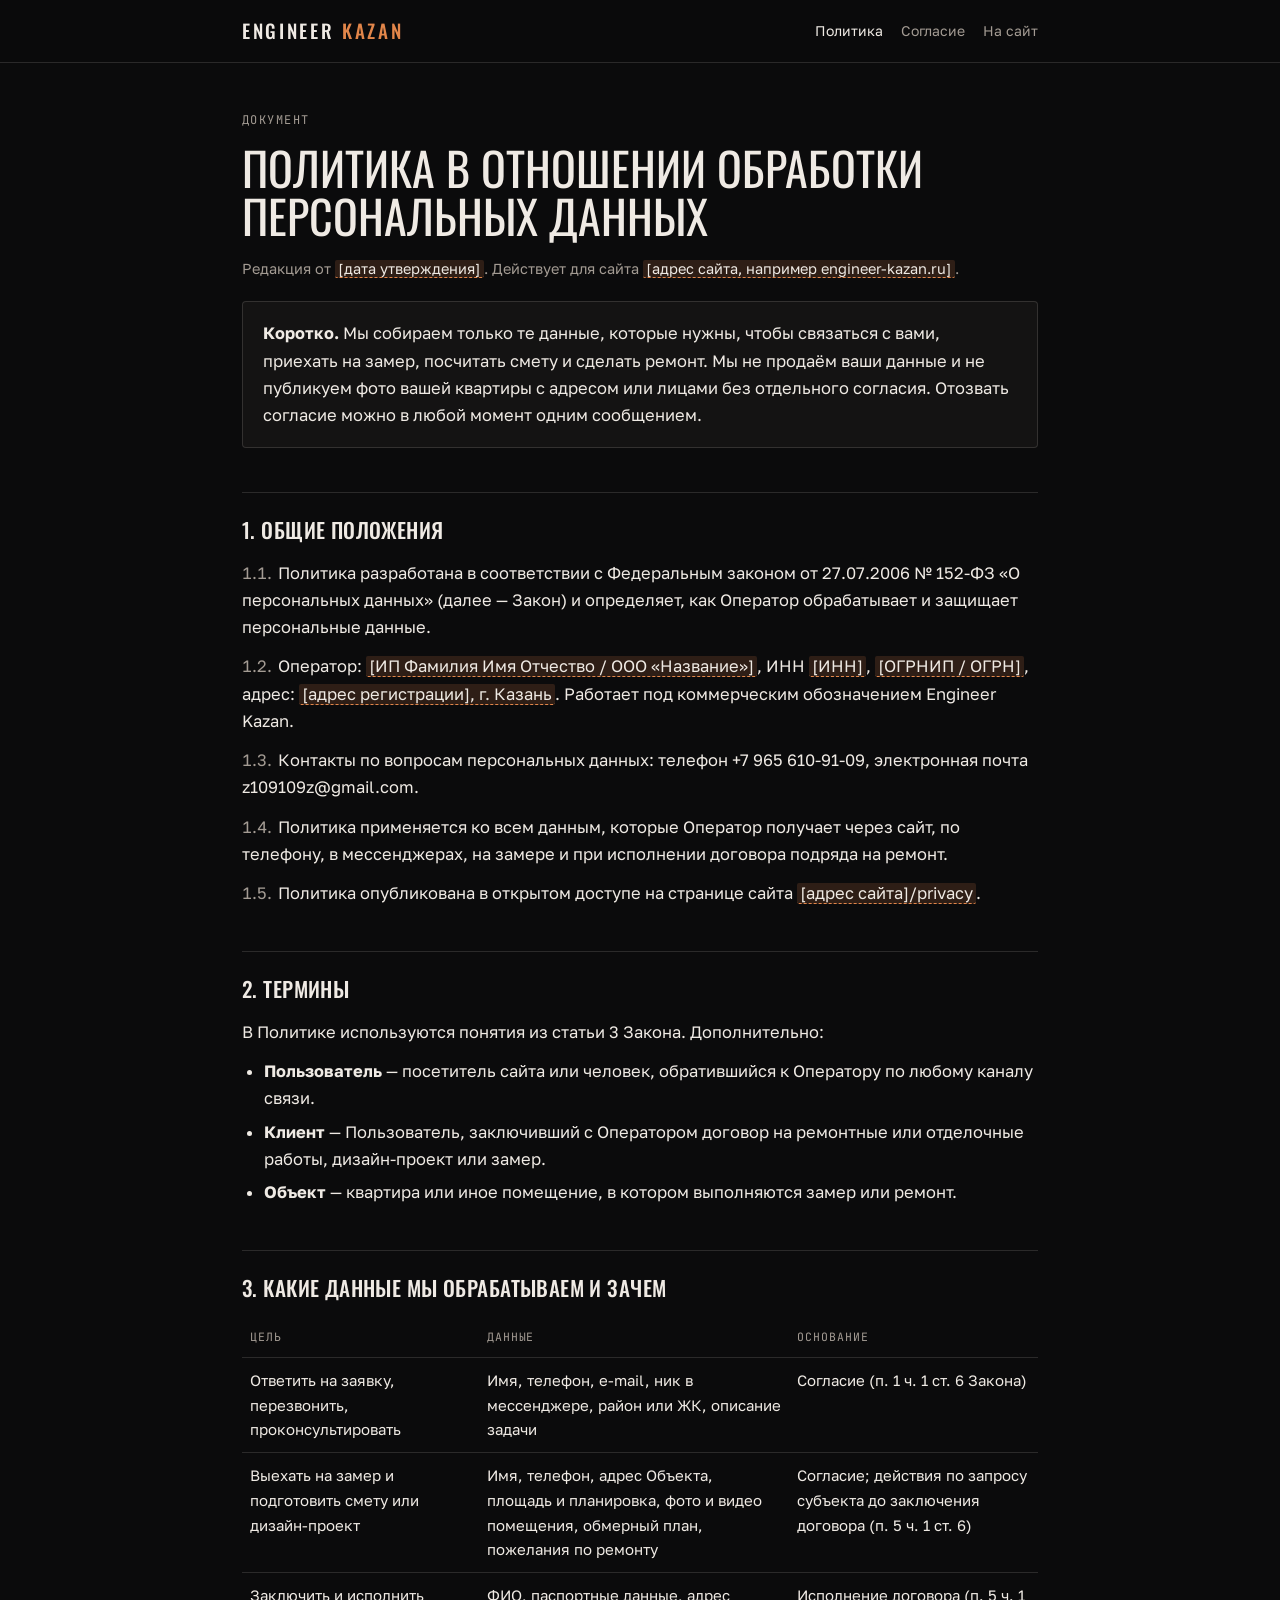
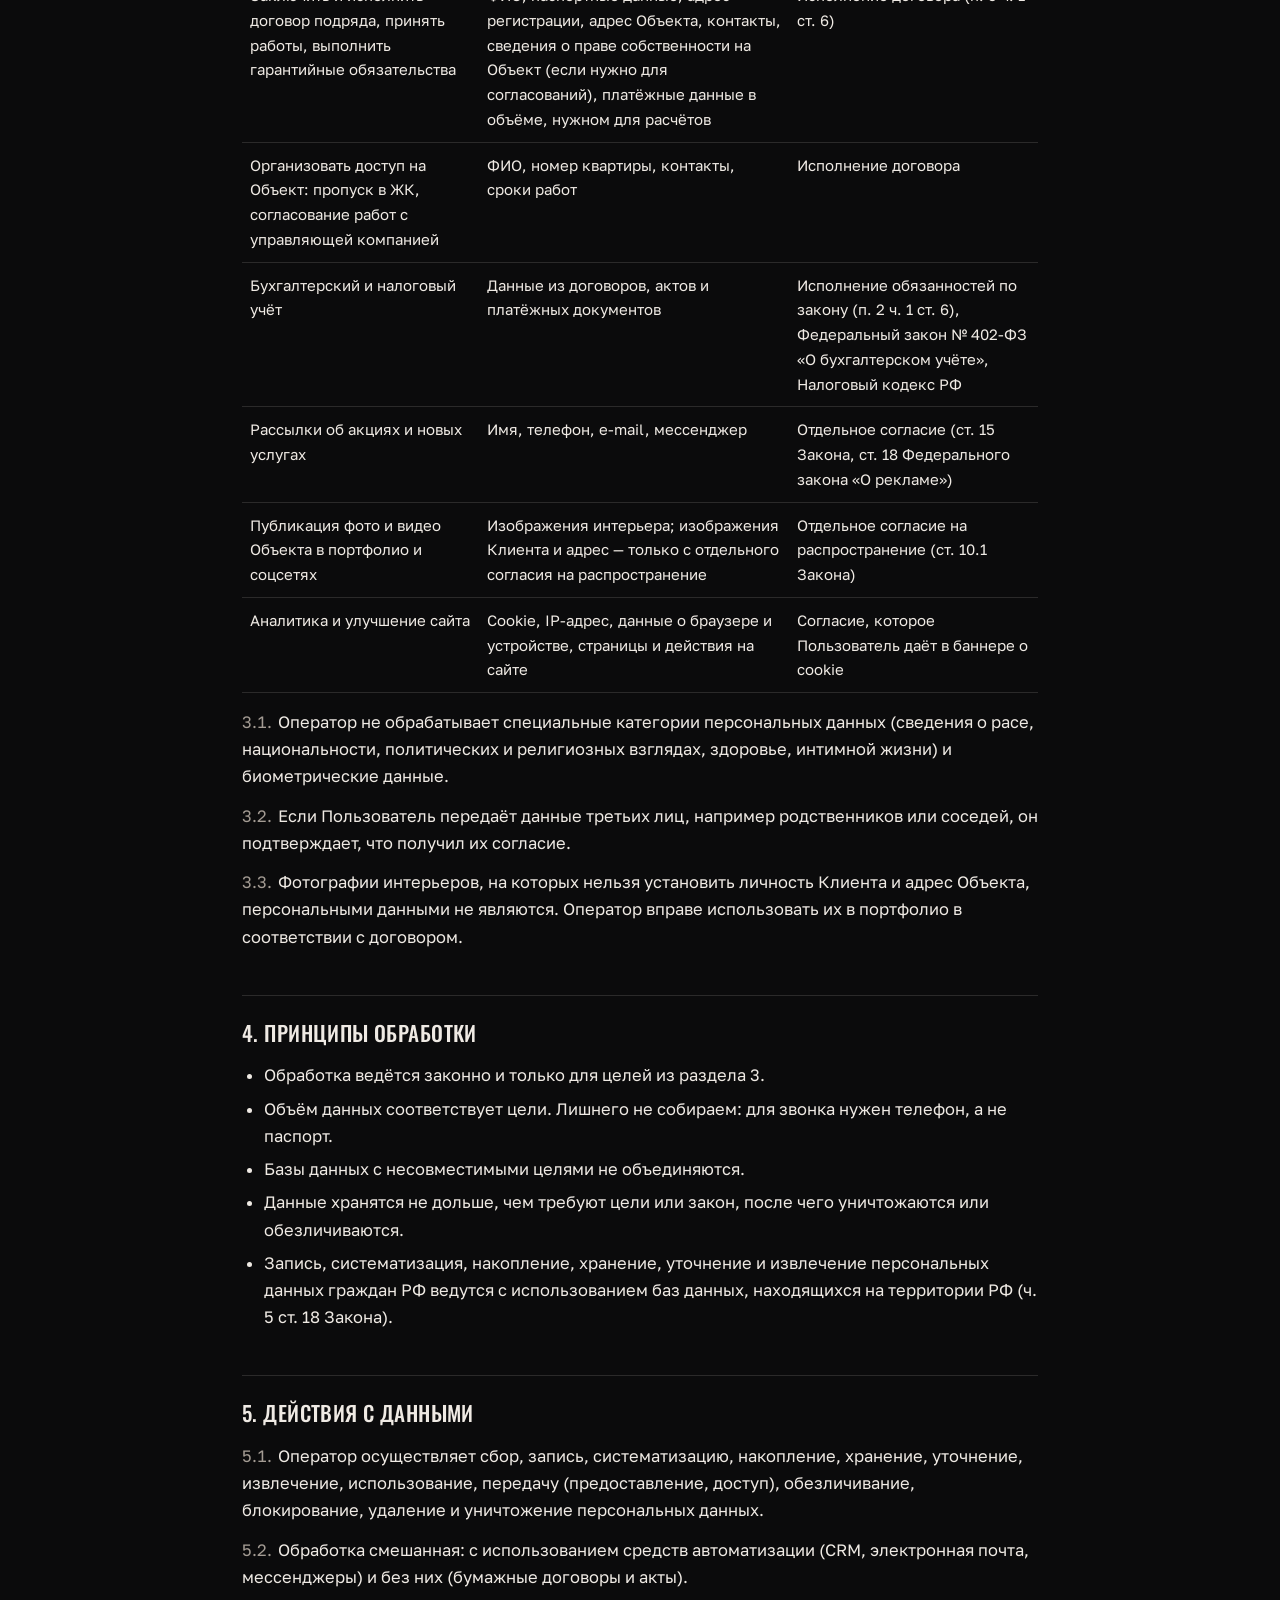
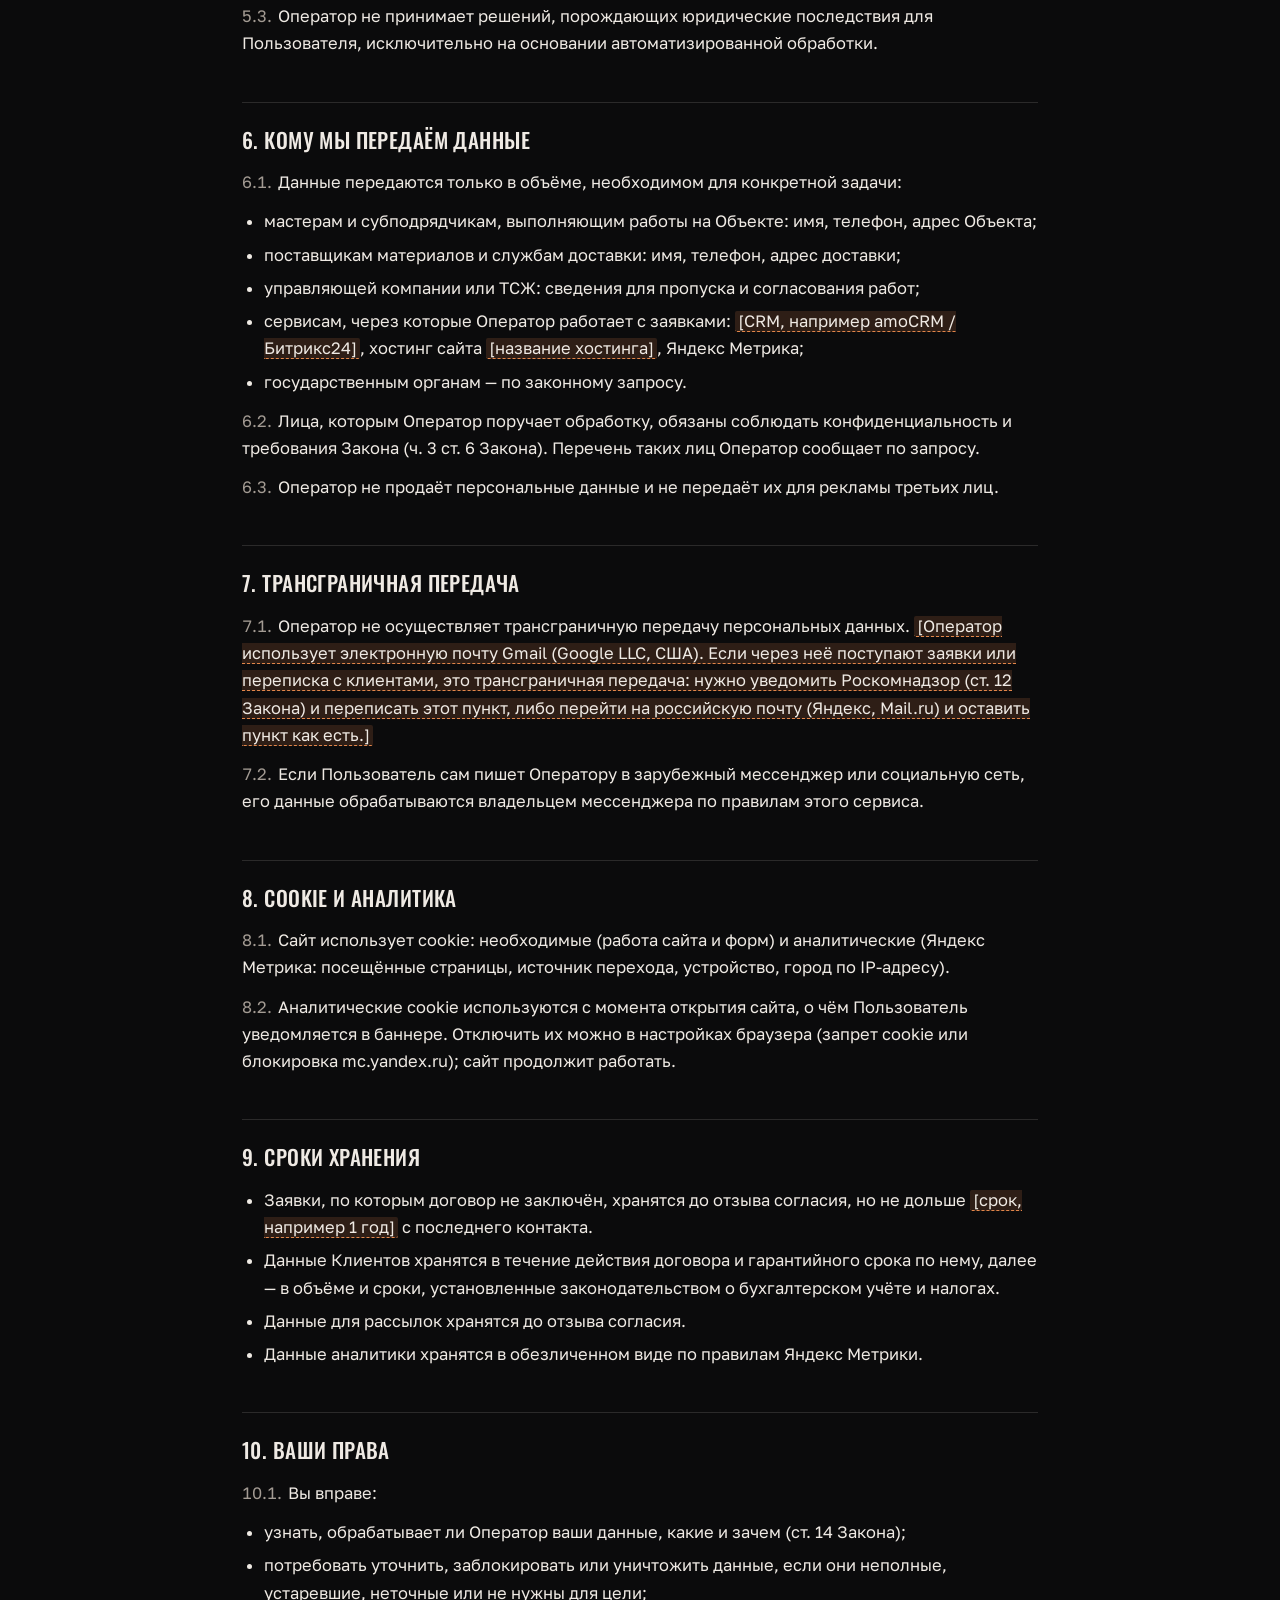
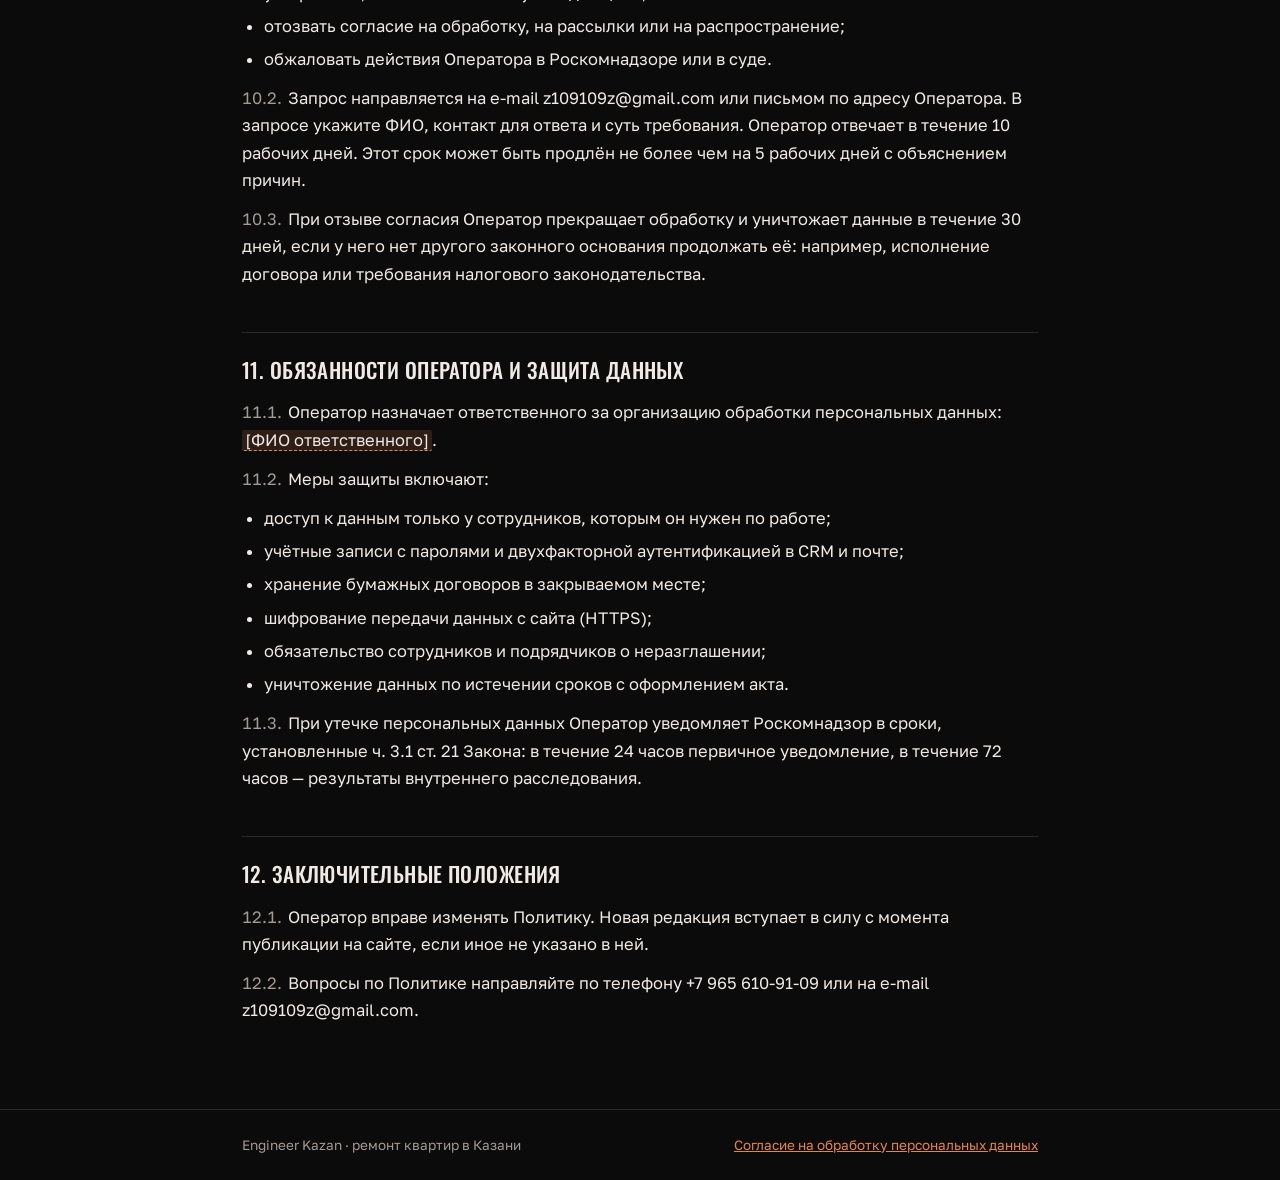
<file: privacy.html>
<!doctype html>
<html lang="ru">
<head>
<meta charset="utf-8">
<meta name="viewport" content="width=device-width, initial-scale=1, viewport-fit=cover">
<title>Политика конфиденциальности · Engineer Kazan</title>
<link rel="stylesheet" href="https://fonts.googleapis.com/css2?family=Oswald:wght@400;500&family=Golos+Text:wght@400;500;600&family=JetBrains+Mono&display=swap">
<link rel="stylesheet" href="docs.css">
</head>
<body>
<header>
  <div class="bar">
    <a class="logo" href="./">Engineer <span>Kazan</span></a>
    <nav aria-label="Документы"><a href="privacy.html" aria-current="page">Политика</a><a href="consent.html">Согласие</a><a href="./">На сайт</a></nav>
  </div>
</header>

<main class="doc">
  <div class="eyebrow">Документ</div>
  <h1>Политика в отношении обработки персональных данных</h1>
  <p class="meta">Редакция от <span class="ph">[дата утверждения]</span>. Действует для сайта <span class="ph">[адрес сайта, например engineer-kazan.ru]</span>.</p>

  <div class="box">
    <p><b>Коротко.</b> Мы собираем только те данные, которые нужны, чтобы связаться с вами, приехать на замер, посчитать смету и сделать ремонт. Мы не продаём ваши данные и не публикуем фото вашей квартиры с адресом или лицами без отдельного согласия. Отозвать согласие можно в любой момент одним сообщением.</p>
  </div>

  <h2>1. Общие положения</h2>
  <p><span class="n">1.1.</span>Политика разработана в соответствии с Федеральным законом от 27.07.2006 № 152-ФЗ «О персональных данных» (далее — Закон) и определяет, как Оператор обрабатывает и защищает персональные данные.</p>
  <p><span class="n">1.2.</span>Оператор: <span class="ph">[ИП Фамилия Имя Отчество / ООО «Название»]</span>, ИНН <span class="ph">[ИНН]</span>, <span class="ph">[ОГРНИП / ОГРН]</span>, адрес: <span class="ph">[адрес регистрации], г. Казань</span>. Работает под коммерческим обозначением Engineer Kazan.</p>
  <p><span class="n">1.3.</span>Контакты по вопросам персональных данных: телефон +7 965 610-91-09, электронная почта z109109z@gmail.com.</p>
  <p><span class="n">1.4.</span>Политика применяется ко всем данным, которые Оператор получает через сайт, по телефону, в мессенджерах, на замере и при исполнении договора подряда на ремонт.</p>
  <p><span class="n">1.5.</span>Политика опубликована в открытом доступе на странице сайта <span class="ph">[адрес сайта]/privacy</span>.</p>

  <h2>2. Термины</h2>
  <p>В Политике используются понятия из статьи 3 Закона. Дополнительно:</p>
  <ul>
    <li><b>Пользователь</b> — посетитель сайта или человек, обратившийся к Оператору по любому каналу связи.</li>
    <li><b>Клиент</b> — Пользователь, заключивший с Оператором договор на ремонтные или отделочные работы, дизайн-проект или замер.</li>
    <li><b>Объект</b> — квартира или иное помещение, в котором выполняются замер или ремонт.</li>
  </ul>

  <h2>3. Какие данные мы обрабатываем и зачем</h2>
  <div class="tbl">
  <table>
    <thead><tr><th>Цель</th><th>Данные</th><th>Основание</th></tr></thead>
    <tbody>
      <tr><td>Ответить на заявку, перезвонить, проконсультировать</td><td>Имя, телефон, e-mail, ник в мессенджере, район или ЖК, описание задачи</td><td>Согласие (п. 1 ч. 1 ст. 6 Закона)</td></tr>
      <tr><td>Выехать на замер и подготовить смету или дизайн-проект</td><td>Имя, телефон, адрес Объекта, площадь и планировка, фото и видео помещения, обмерный план, пожелания по ремонту</td><td>Согласие; действия по запросу субъекта до заключения договора (п. 5 ч. 1 ст. 6)</td></tr>
      <tr><td>Заключить и исполнить договор подряда, принять работы, выполнить гарантийные обязательства</td><td>ФИО, паспортные данные, адрес регистрации, адрес Объекта, контакты, сведения о праве собственности на Объект (если нужно для согласований), платёжные данные в объёме, нужном для расчётов</td><td>Исполнение договора (п. 5 ч. 1 ст. 6)</td></tr>
      <tr><td>Организовать доступ на Объект: пропуск в ЖК, согласование работ с управляющей компанией</td><td>ФИО, номер квартиры, контакты, сроки работ</td><td>Исполнение договора</td></tr>
      <tr><td>Бухгалтерский и налоговый учёт</td><td>Данные из договоров, актов и платёжных документов</td><td>Исполнение обязанностей по закону (п. 2 ч. 1 ст. 6), Федеральный закон № 402-ФЗ «О бухгалтерском учёте», Налоговый кодекс РФ</td></tr>
      <tr><td>Рассылки об акциях и новых услугах</td><td>Имя, телефон, e-mail, мессенджер</td><td>Отдельное согласие (ст. 15 Закона, ст. 18 Федерального закона «О рекламе»)</td></tr>
      <tr><td>Публикация фото и видео Объекта в портфолио и соцсетях</td><td>Изображения интерьера; изображения Клиента и адрес — только с отдельного согласия на распространение</td><td>Отдельное согласие на распространение (ст. 10.1 Закона)</td></tr>
      <tr><td>Аналитика и улучшение сайта</td><td>Cookie, IP-адрес, данные о браузере и устройстве, страницы и действия на сайте</td><td>Согласие, которое Пользователь даёт в баннере о cookie</td></tr>
    </tbody>
  </table>
  </div>
  <p><span class="n">3.1.</span>Оператор не обрабатывает специальные категории персональных данных (сведения о расе, национальности, политических и религиозных взглядах, здоровье, интимной жизни) и биометрические данные.</p>
  <p><span class="n">3.2.</span>Если Пользователь передаёт данные третьих лиц, например родственников или соседей, он подтверждает, что получил их согласие.</p>
  <p><span class="n">3.3.</span>Фотографии интерьеров, на которых нельзя установить личность Клиента и адрес Объекта, персональными данными не являются. Оператор вправе использовать их в портфолио в соответствии с договором.</p>

  <h2>4. Принципы обработки</h2>
  <ul>
    <li>Обработка ведётся законно и только для целей из раздела 3.</li>
    <li>Объём данных соответствует цели. Лишнего не собираем: для звонка нужен телефон, а не паспорт.</li>
    <li>Базы данных с несовместимыми целями не объединяются.</li>
    <li>Данные хранятся не дольше, чем требуют цели или закон, после чего уничтожаются или обезличиваются.</li>
    <li>Запись, систематизация, накопление, хранение, уточнение и извлечение персональных данных граждан РФ ведутся с использованием баз данных, находящихся на территории РФ (ч. 5 ст. 18 Закона).</li>
  </ul>

  <h2>5. Действия с данными</h2>
  <p><span class="n">5.1.</span>Оператор осуществляет сбор, запись, систематизацию, накопление, хранение, уточнение, извлечение, использование, передачу (предоставление, доступ), обезличивание, блокирование, удаление и уничтожение персональных данных.</p>
  <p><span class="n">5.2.</span>Обработка смешанная: с использованием средств автоматизации (CRM, электронная почта, мессенджеры) и без них (бумажные договоры и акты).</p>
  <p><span class="n">5.3.</span>Оператор не принимает решений, порождающих юридические последствия для Пользователя, исключительно на основании автоматизированной обработки.</p>

  <h2>6. Кому мы передаём данные</h2>
  <p><span class="n">6.1.</span>Данные передаются только в объёме, необходимом для конкретной задачи:</p>
  <ul>
    <li>мастерам и субподрядчикам, выполняющим работы на Объекте: имя, телефон, адрес Объекта;</li>
    <li>поставщикам материалов и службам доставки: имя, телефон, адрес доставки;</li>
    <li>управляющей компании или ТСЖ: сведения для пропуска и согласования работ;</li>
    <li>сервисам, через которые Оператор работает с заявками: <span class="ph">[CRM, например amoCRM / Битрикс24]</span>, хостинг сайта <span class="ph">[название хостинга]</span>, Яндекс Метрика;</li>
    <li>государственным органам — по законному запросу.</li>
  </ul>
  <p><span class="n">6.2.</span>Лица, которым Оператор поручает обработку, обязаны соблюдать конфиденциальность и требования Закона (ч. 3 ст. 6 Закона). Перечень таких лиц Оператор сообщает по запросу.</p>
  <p><span class="n">6.3.</span>Оператор не продаёт персональные данные и не передаёт их для рекламы третьих лиц.</p>

  <h2>7. Трансграничная передача</h2>
  <p><span class="n">7.1.</span>Оператор не осуществляет трансграничную передачу персональных данных. <span class="ph">[Оператор использует электронную почту Gmail (Google LLC, США). Если через неё поступают заявки или переписка с клиентами, это трансграничная передача: нужно уведомить Роскомнадзор (ст. 12 Закона) и переписать этот пункт, либо перейти на российскую почту (Яндекс, Mail.ru) и оставить пункт как есть.]</span></p>
  <p><span class="n">7.2.</span>Если Пользователь сам пишет Оператору в зарубежный мессенджер или социальную сеть, его данные обрабатываются владельцем мессенджера по правилам этого сервиса.</p>

  <h2>8. Cookie и аналитика</h2>
  <p><span class="n">8.1.</span>Сайт использует cookie: необходимые (работа сайта и форм) и аналитические (Яндекс Метрика: посещённые страницы, источник перехода, устройство, город по IP-адресу).</p>
  <p><span class="n">8.2.</span>Аналитические cookie используются с момента открытия сайта, о чём Пользователь уведомляется в баннере. Отключить их можно в настройках браузера (запрет cookie или блокировка mc.yandex.ru); сайт продолжит работать.</p>

  <h2>9. Сроки хранения</h2>
  <ul>
    <li>Заявки, по которым договор не заключён, хранятся до отзыва согласия, но не дольше <span class="ph">[срок, например 1 год]</span> с последнего контакта.</li>
    <li>Данные Клиентов хранятся в течение действия договора и гарантийного срока по нему, далее — в объёме и сроки, установленные законодательством о бухгалтерском учёте и налогах.</li>
    <li>Данные для рассылок хранятся до отзыва согласия.</li>
    <li>Данные аналитики хранятся в обезличенном виде по правилам Яндекс Метрики.</li>
  </ul>

  <h2>10. Ваши права</h2>
  <p><span class="n">10.1.</span>Вы вправе:</p>
  <ul>
    <li>узнать, обрабатывает ли Оператор ваши данные, какие и зачем (ст. 14 Закона);</li>
    <li>потребовать уточнить, заблокировать или уничтожить данные, если они неполные, устаревшие, неточные или не нужны для цели;</li>
    <li>отозвать согласие на обработку, на рассылки или на распространение;</li>
    <li>обжаловать действия Оператора в Роскомнадзоре или в суде.</li>
  </ul>
  <p><span class="n">10.2.</span>Запрос направляется на e-mail z109109z@gmail.com или письмом по адресу Оператора. В запросе укажите ФИО, контакт для ответа и суть требования. Оператор отвечает в течение 10 рабочих дней. Этот срок может быть продлён не более чем на 5 рабочих дней с объяснением причин.</p>
  <p><span class="n">10.3.</span>При отзыве согласия Оператор прекращает обработку и уничтожает данные в течение 30 дней, если у него нет другого законного основания продолжать её: например, исполнение договора или требования налогового законодательства.</p>

  <h2>11. Обязанности Оператора и защита данных</h2>
  <p><span class="n">11.1.</span>Оператор назначает ответственного за организацию обработки персональных данных: <span class="ph">[ФИО ответственного]</span>.</p>
  <p><span class="n">11.2.</span>Меры защиты включают:</p>
  <ul>
    <li>доступ к данным только у сотрудников, которым он нужен по работе;</li>
    <li>учётные записи с паролями и двухфакторной аутентификацией в CRM и почте;</li>
    <li>хранение бумажных договоров в закрываемом месте;</li>
    <li>шифрование передачи данных с сайта (HTTPS);</li>
    <li>обязательство сотрудников и подрядчиков о неразглашении;</li>
    <li>уничтожение данных по истечении сроков с оформлением акта.</li>
  </ul>
  <p><span class="n">11.3.</span>При утечке персональных данных Оператор уведомляет Роскомнадзор в сроки, установленные ч. 3.1 ст. 21 Закона: в течение 24 часов первичное уведомление, в течение 72 часов — результаты внутреннего расследования.</p>

  <h2>12. Заключительные положения</h2>
  <p><span class="n">12.1.</span>Оператор вправе изменять Политику. Новая редакция вступает в силу с момента публикации на сайте, если иное не указано в ней.</p>
  <p><span class="n">12.2.</span>Вопросы по Политике направляйте по телефону +7 965 610-91-09 или на e-mail z109109z@gmail.com.</p>
</main>

<footer><div class="in"><span>Engineer Kazan · ремонт квартир в Казани</span><span><a href="consent.html">Согласие на обработку персональных данных</a></span></div></footer>
</body>
</html>
</file>
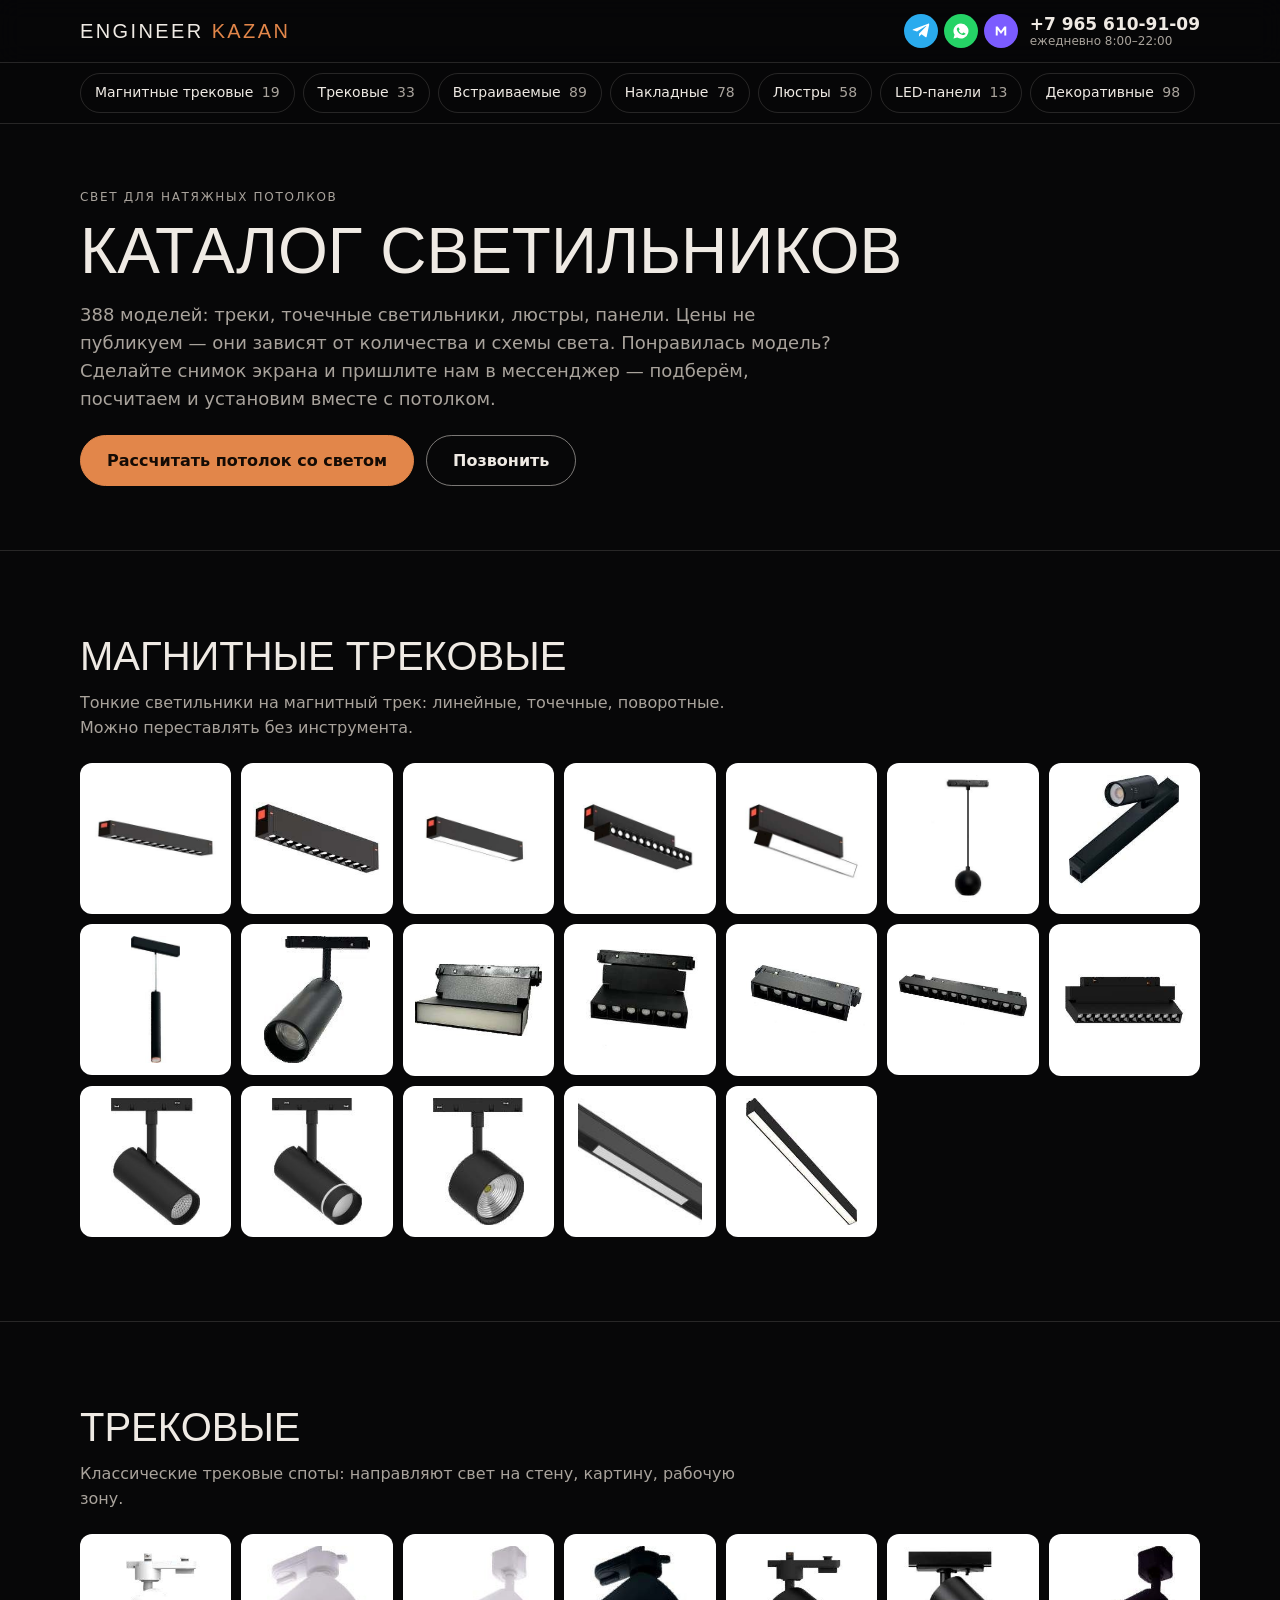
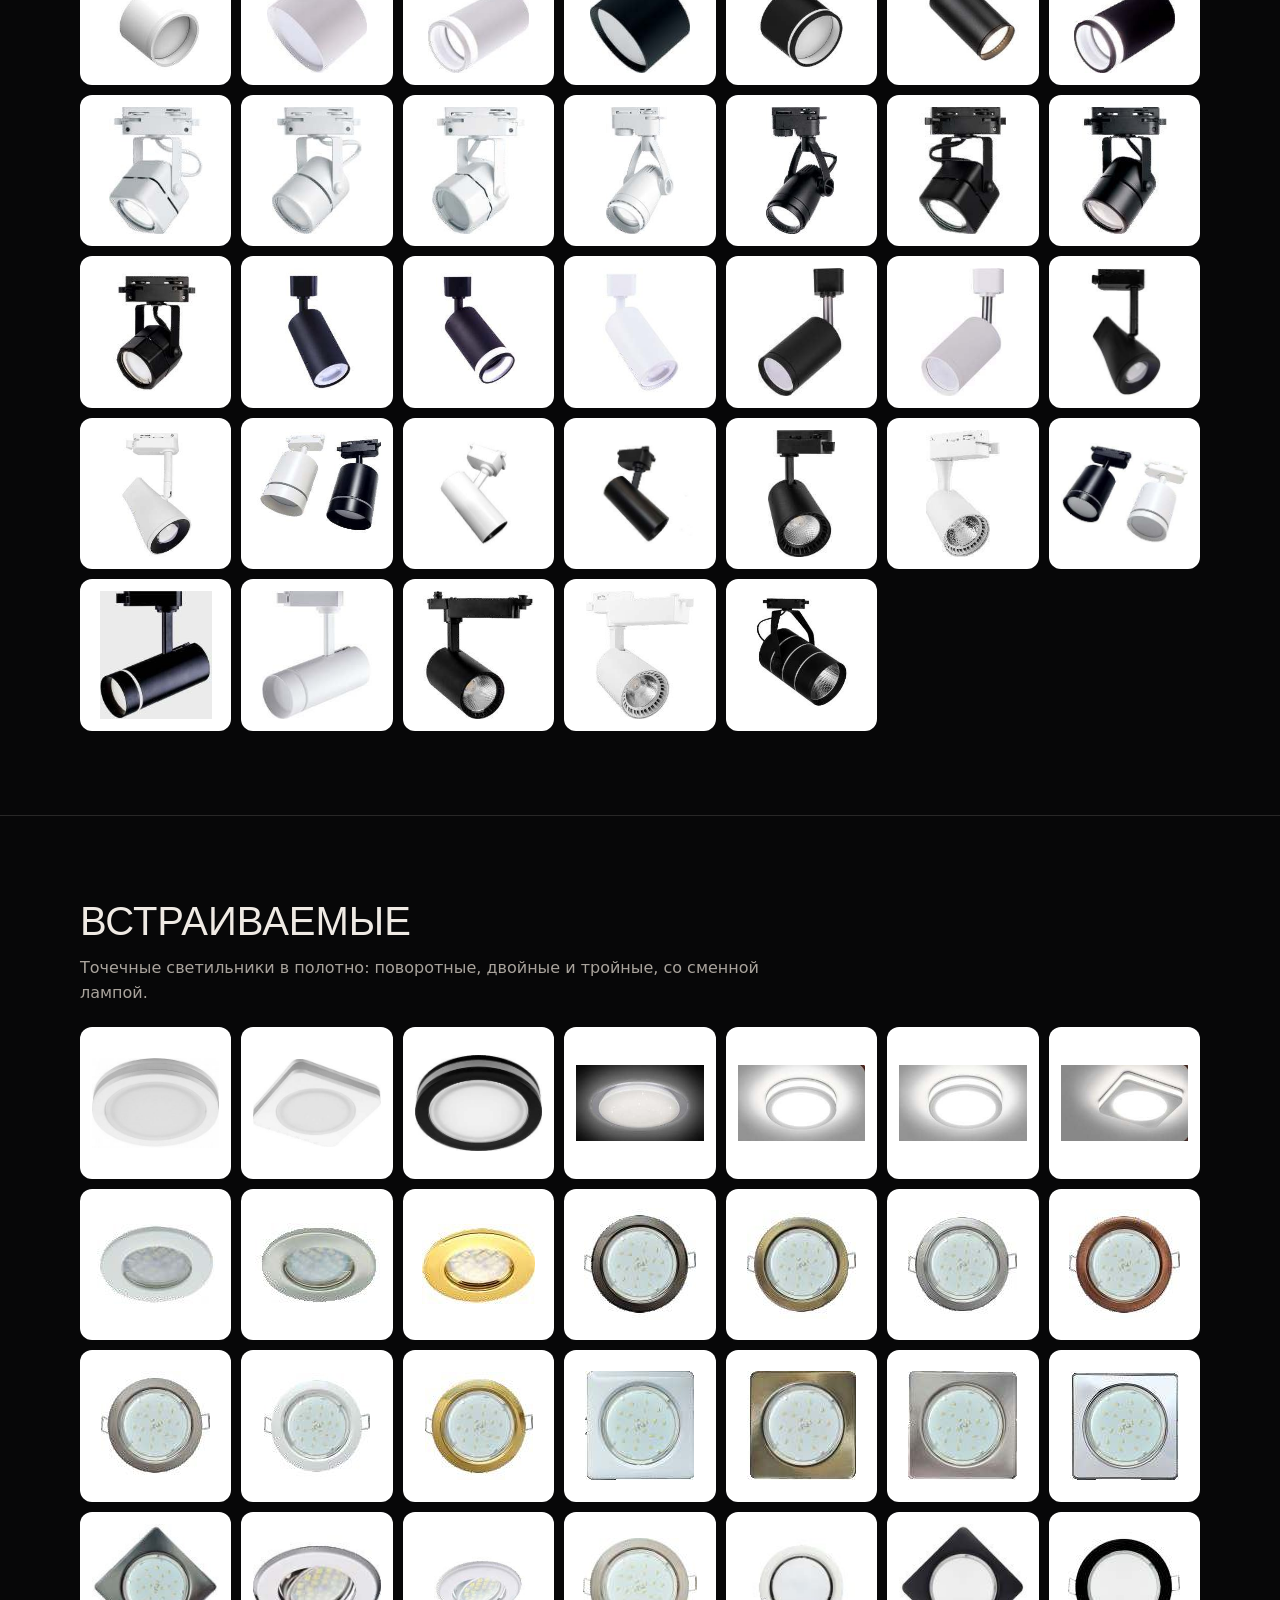
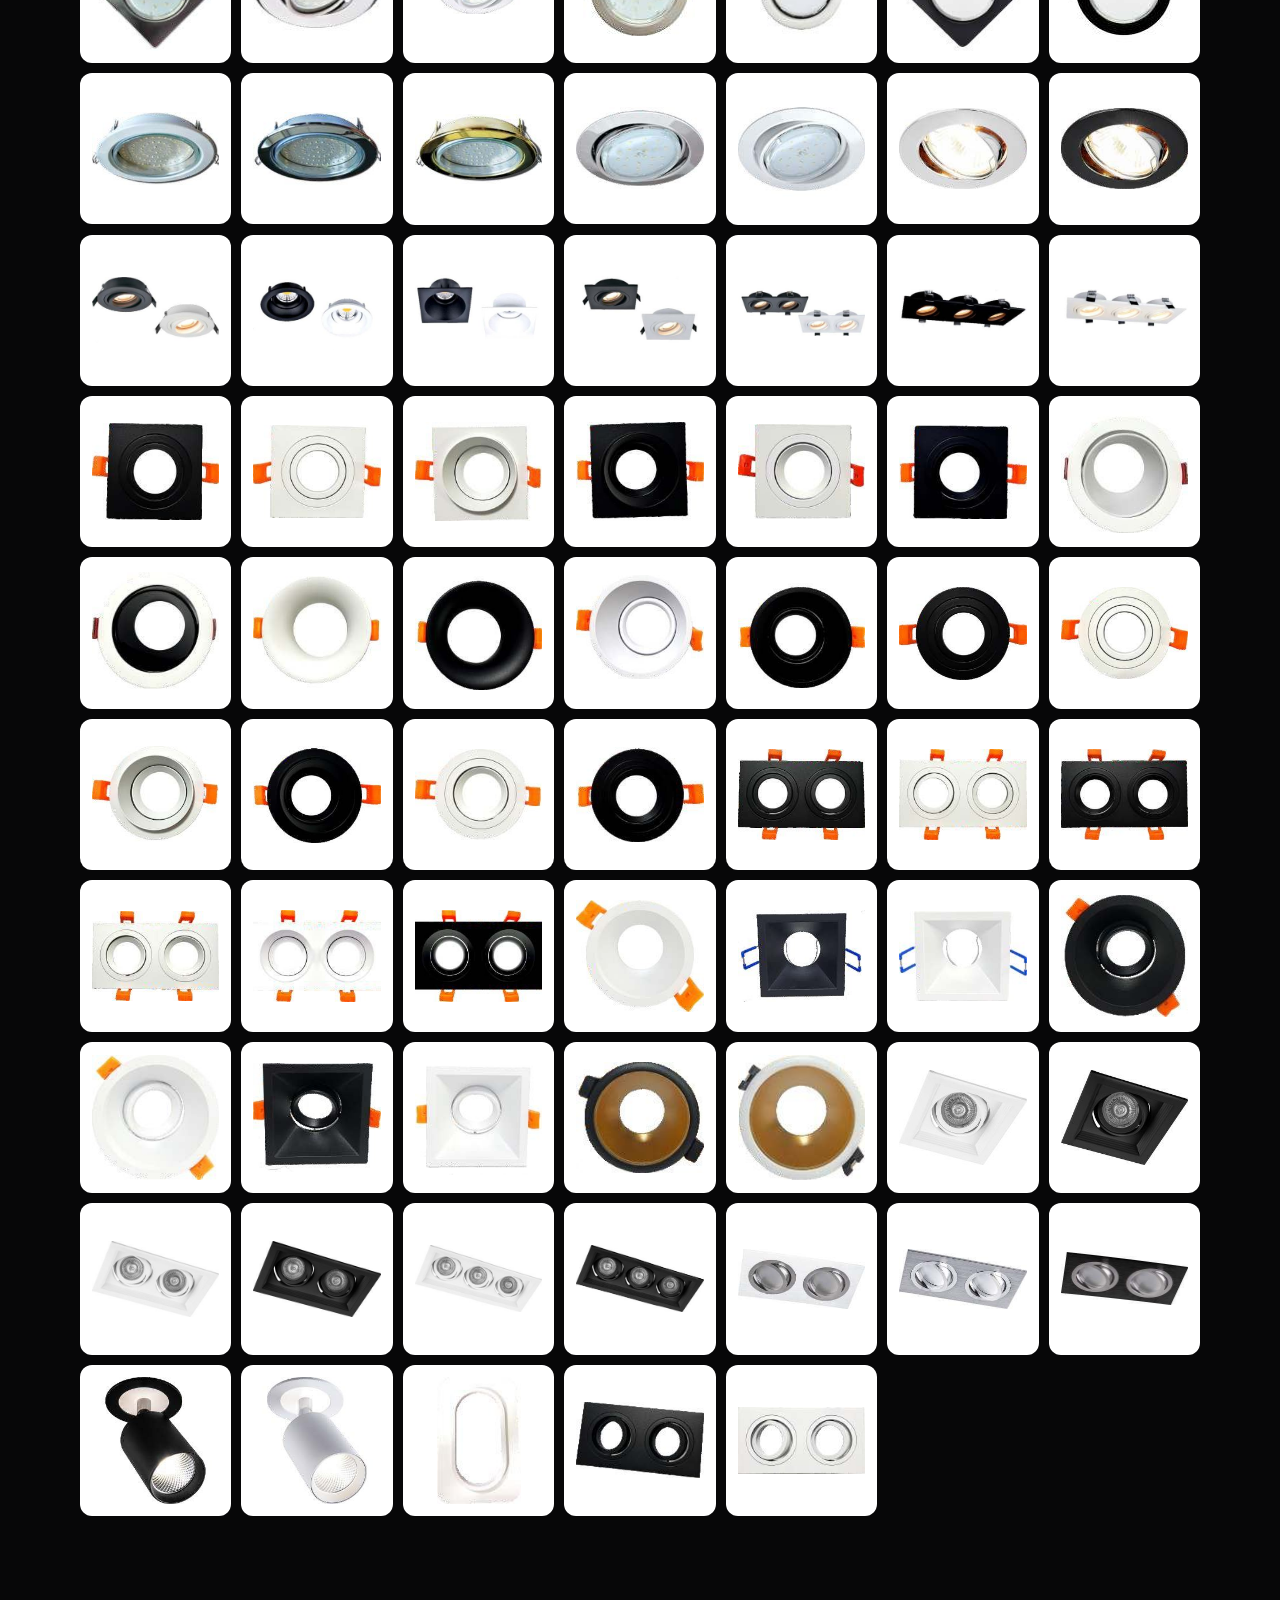
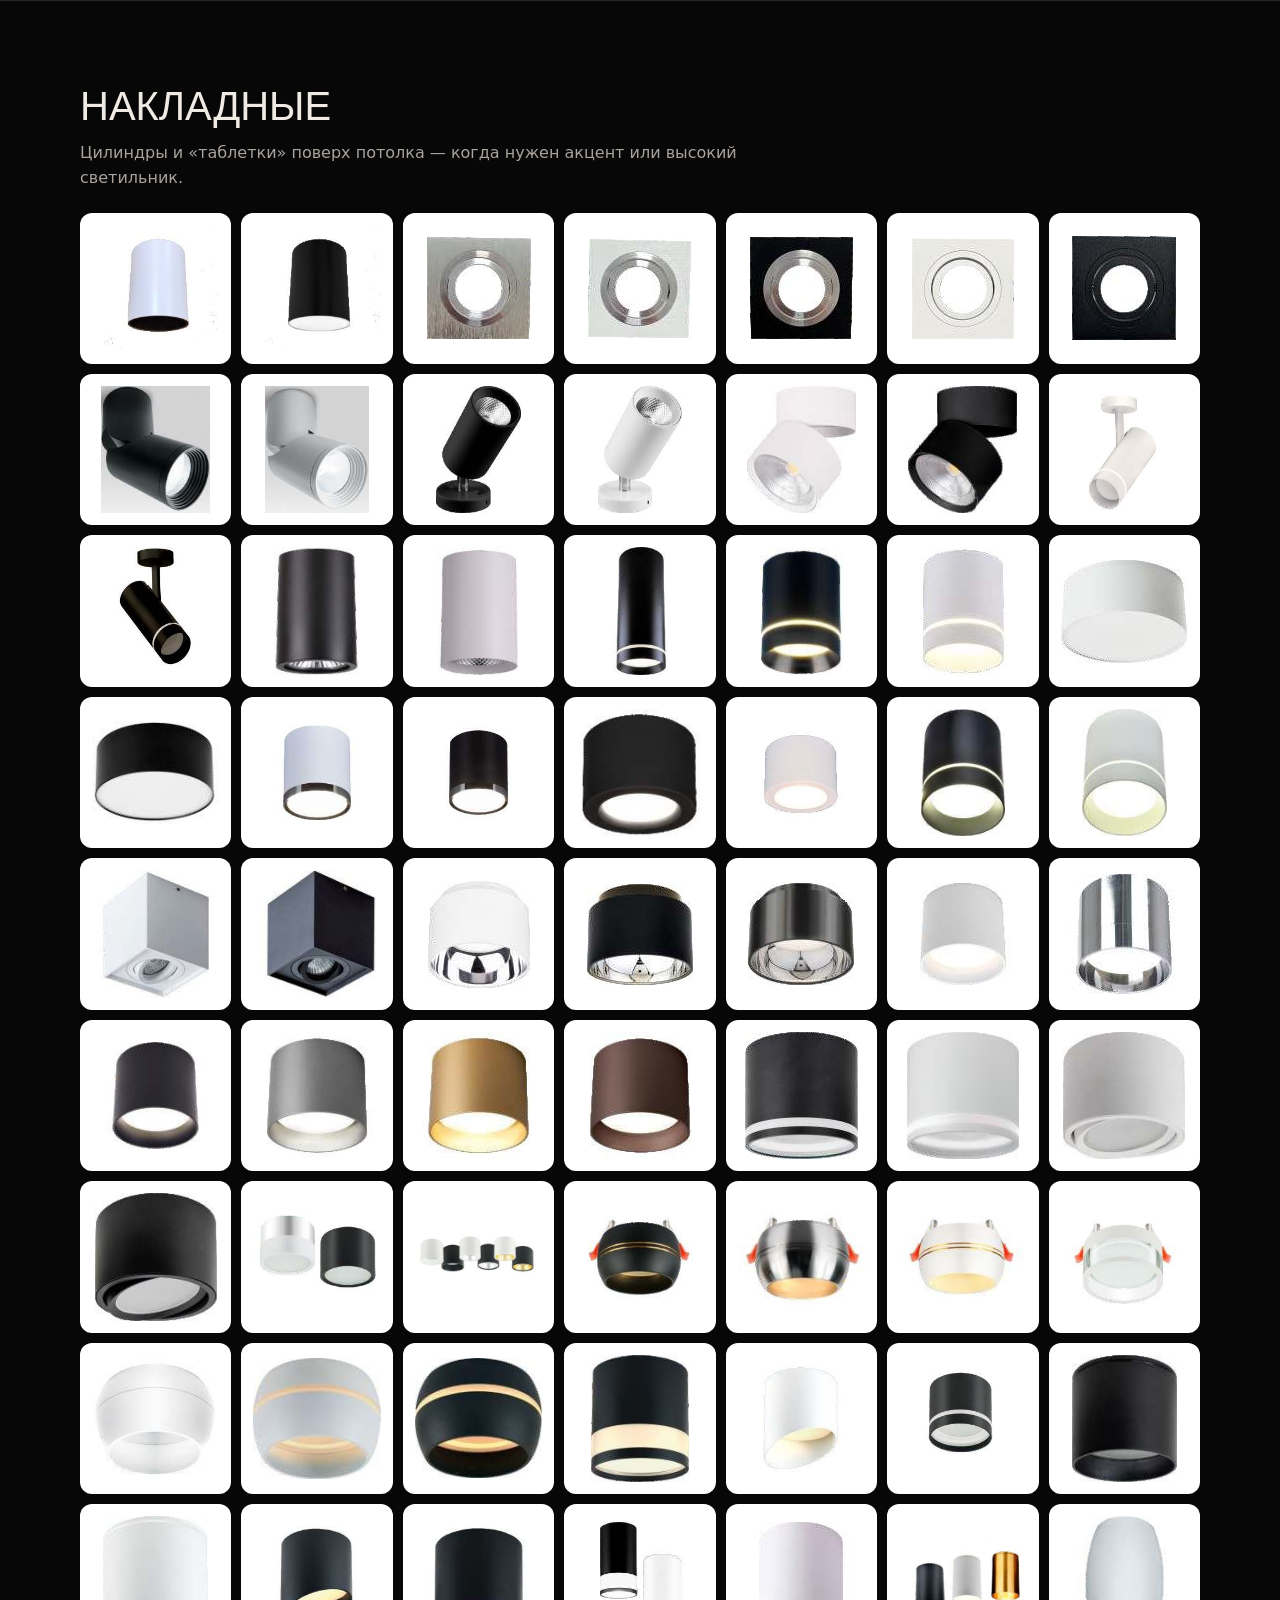
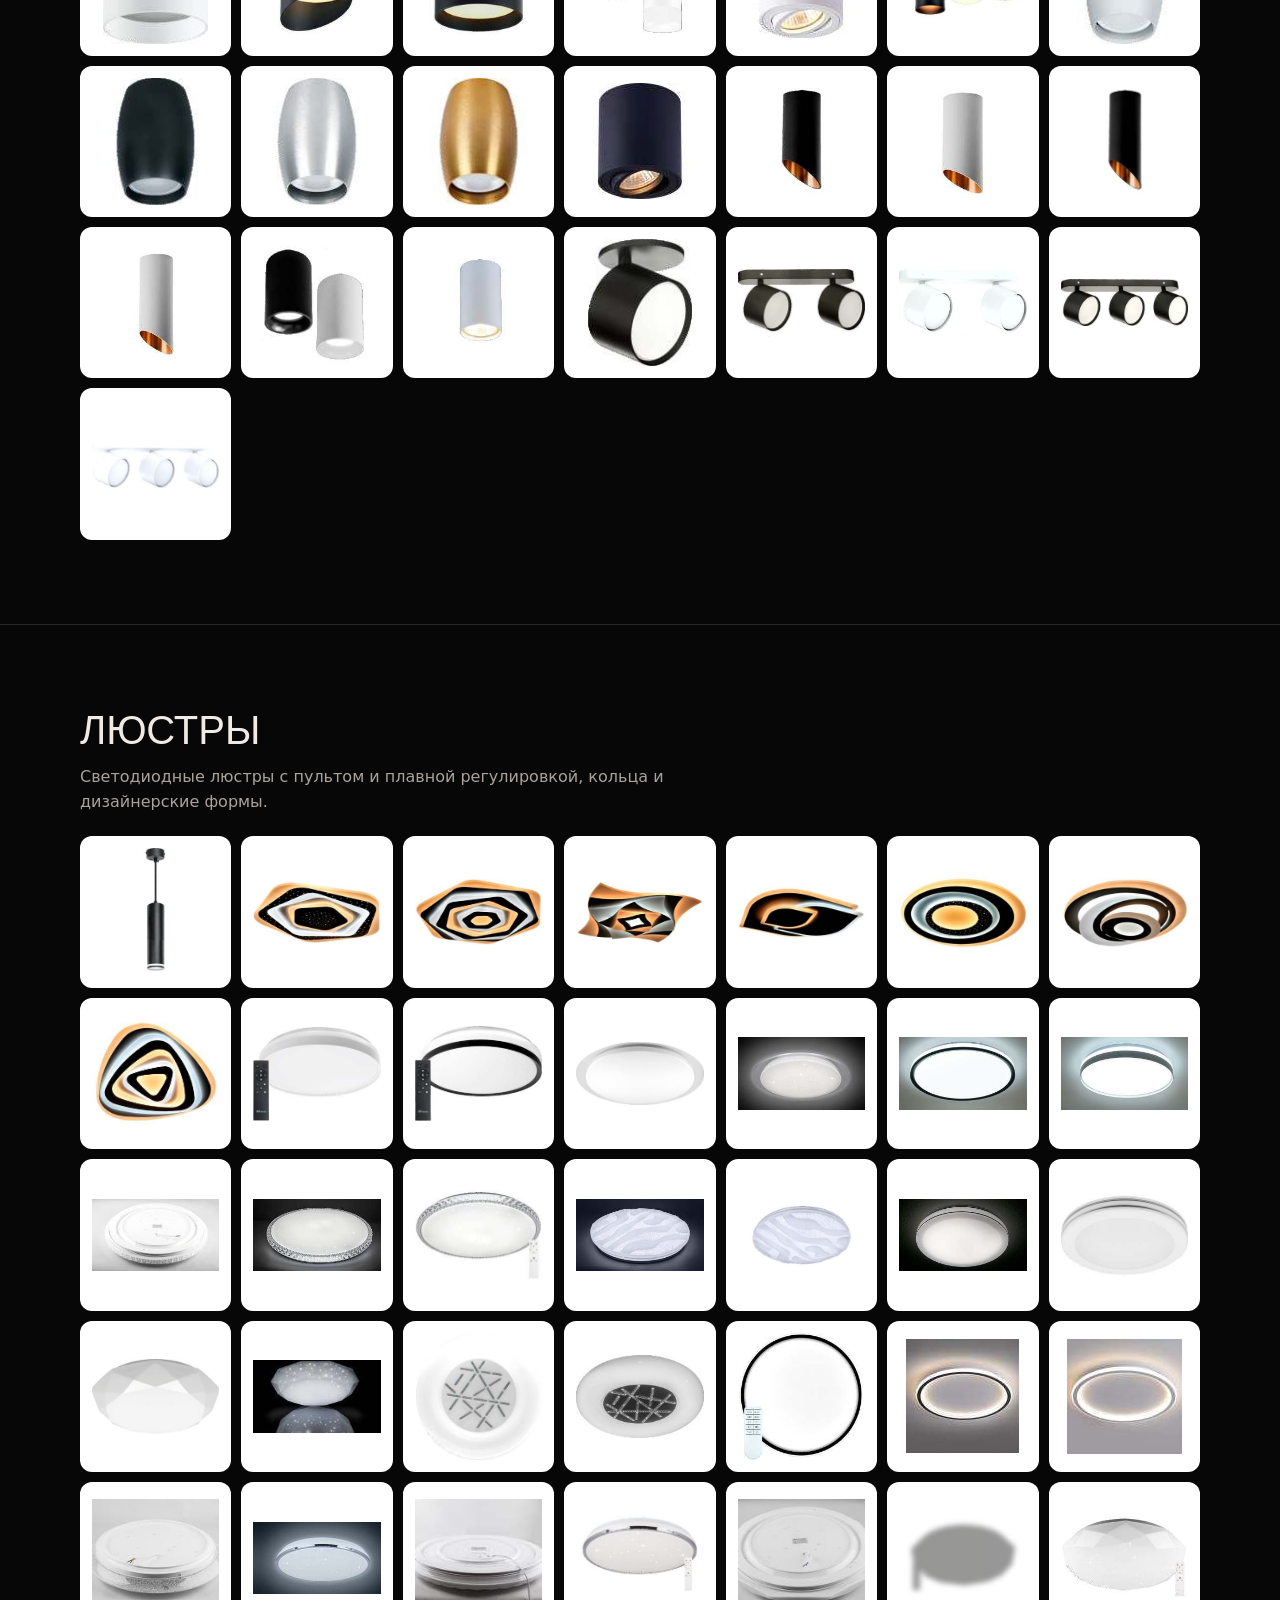
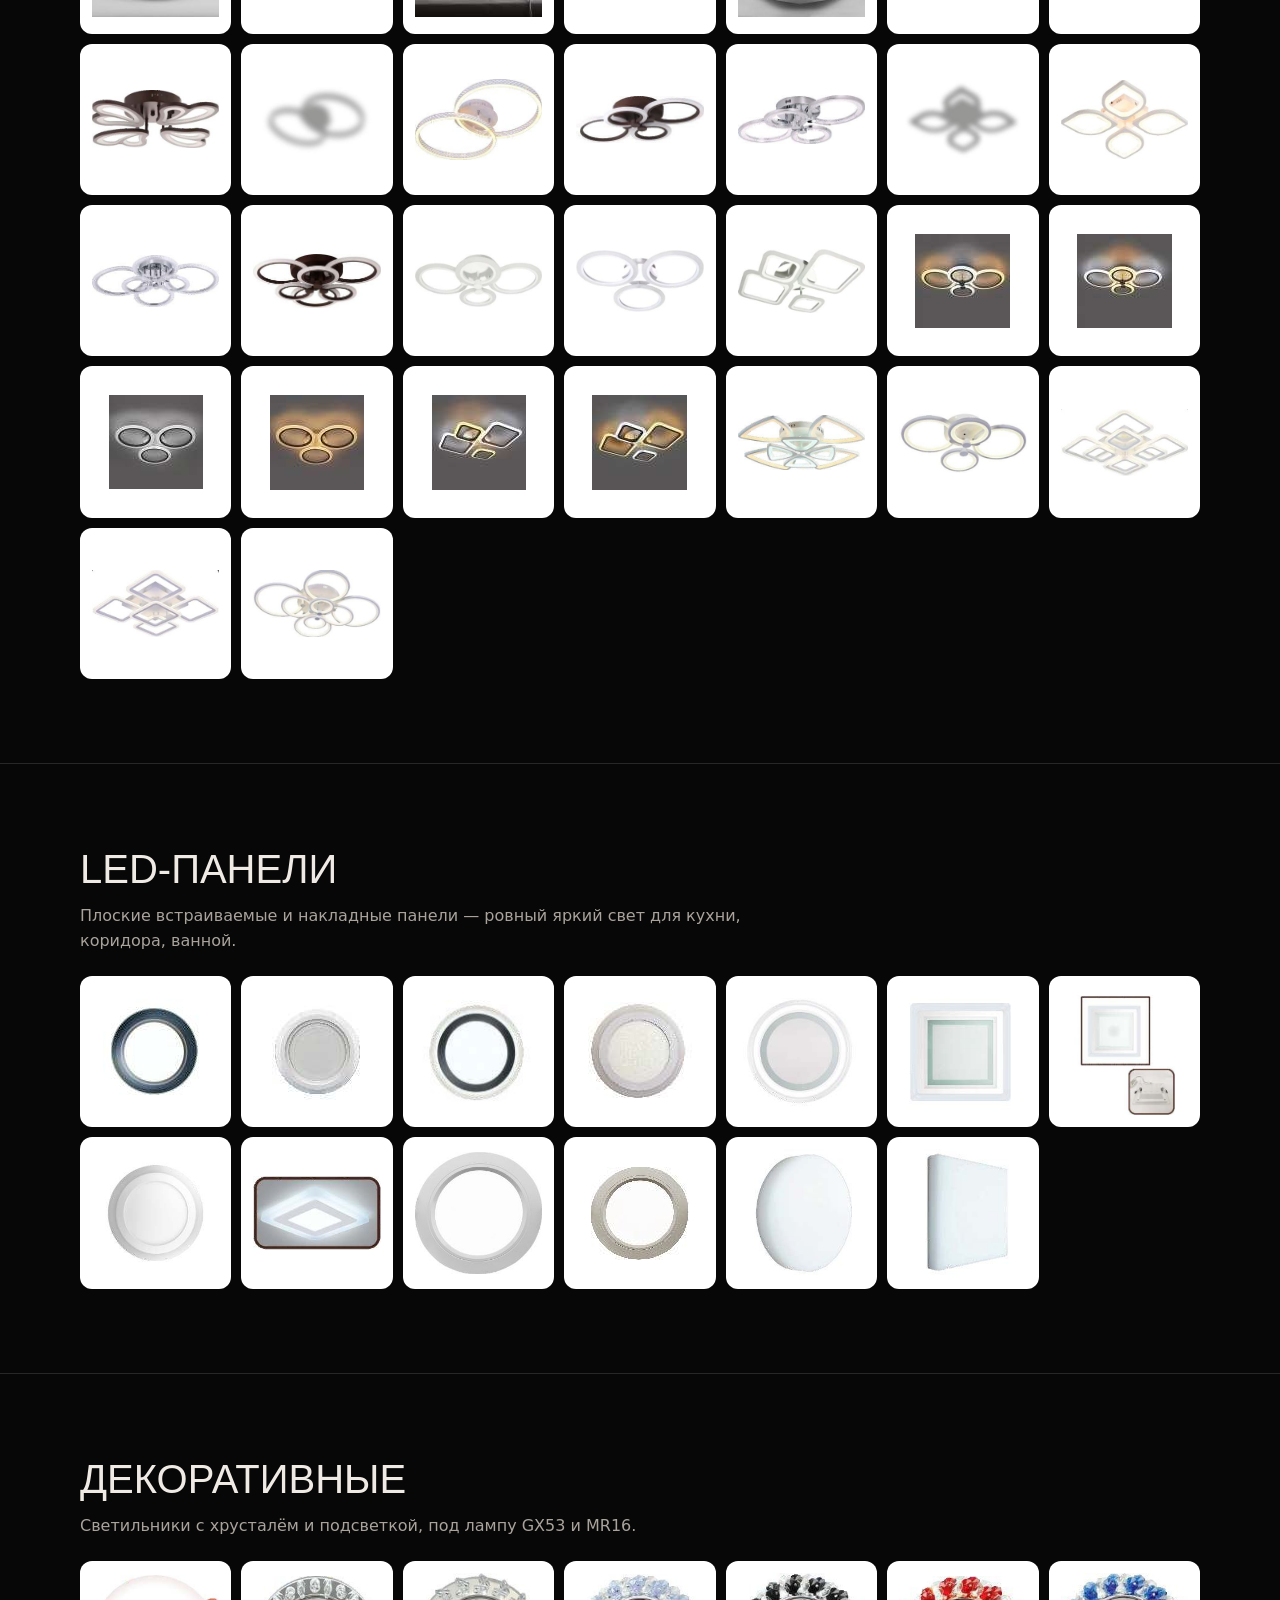
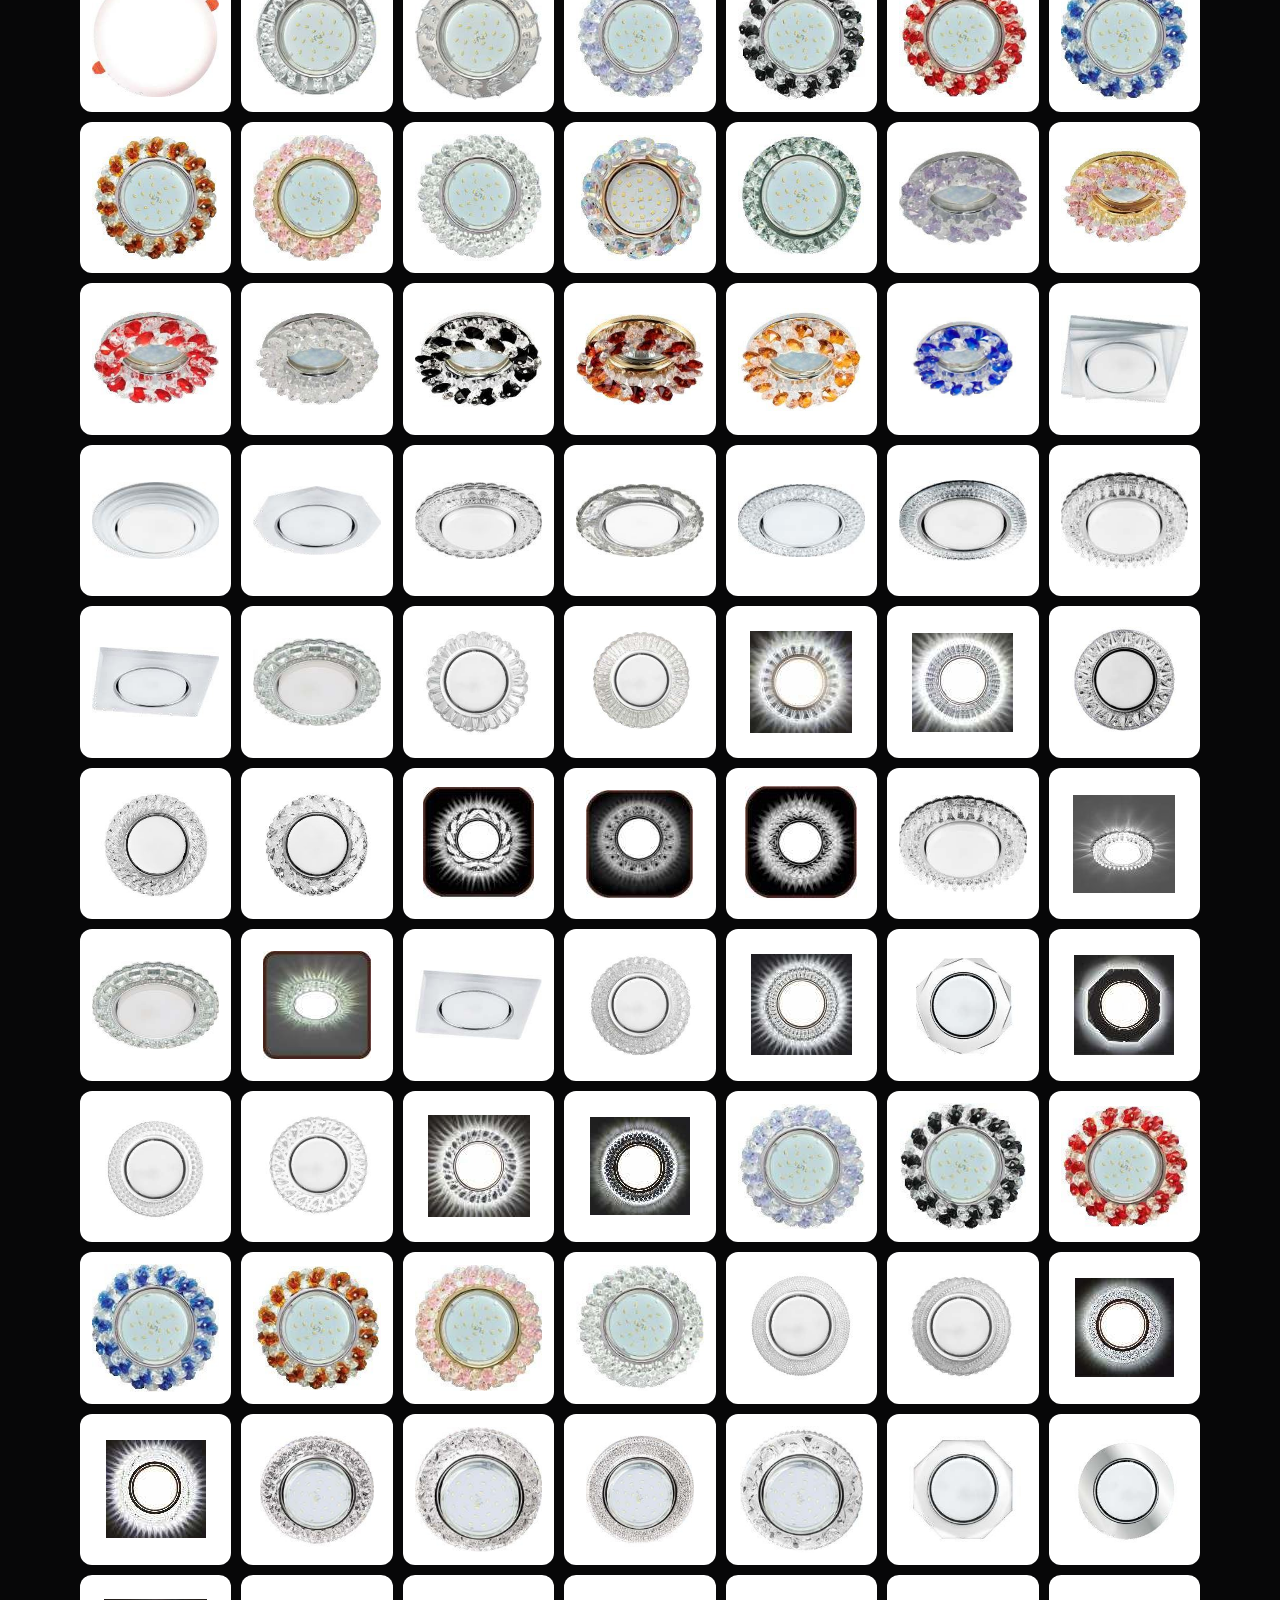
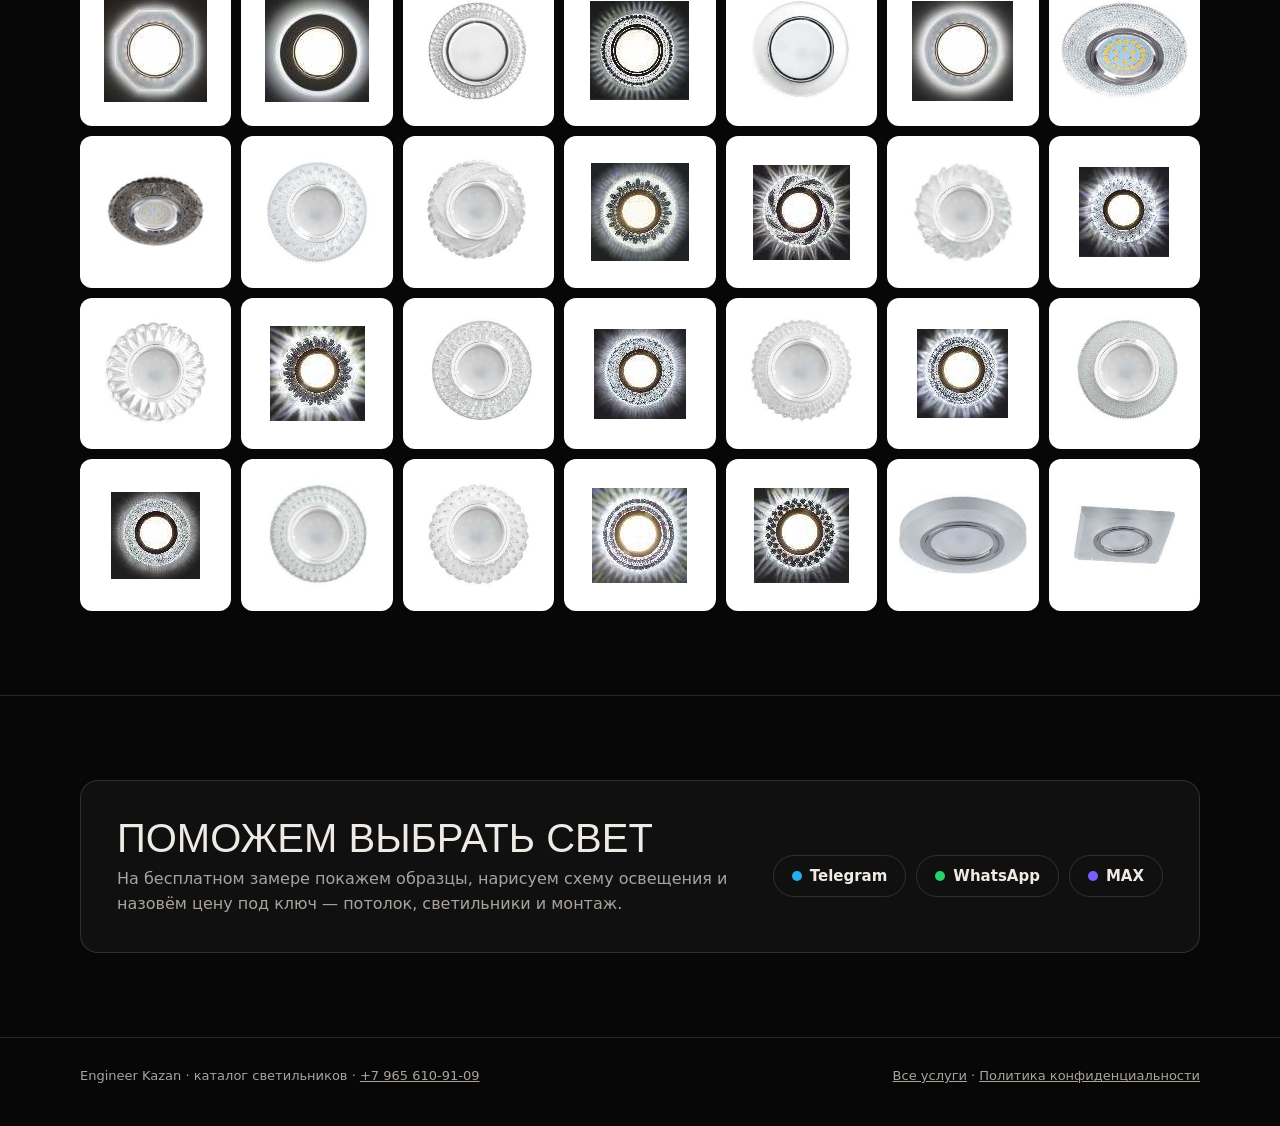
<file: svetilniki.html>
<!doctype html>
<html lang="ru">
<head>
<meta charset="utf-8">
<meta name="viewport" content="width=device-width, initial-scale=1, viewport-fit=cover">
<title>Каталог светильников для натяжных потолков — Engineer Kazan</title>
<meta name="description" content="Светильники для натяжных потолков: магнитные и обычные треки, встраиваемые, накладные, люстры, LED-панели. Подберём свет и установим под ключ в Казани.">
<meta property="og:type" content="website">
<meta property="og:title" content="Каталог светильников для натяжных потолков">
<meta property="og:image" content="https://engineerkazan.ru/img/ceil-track.jpg">
<meta property="og:url" content="https://engineerkazan.ru/svetilniki.html">
<meta property="og:locale" content="ru_RU">
<link rel="canonical" href="https://engineerkazan.ru/svetilniki.html">
<meta name="theme-color" content="#070708">
<style>
:root{
  --bg:#070708; --ink:#EFEAE4; --muted:#A9A39C; --line:rgba(239,234,228,.14);
  --glass:rgba(255,255,255,.04); --accent:#E2864A; --accent-ink:#140B05;
  --f-display:"Oswald","Arial Narrow",Impact,sans-serif; --f-body:"Golos Text",system-ui,-apple-system,"Segoe UI",Roboto,sans-serif;
}
*{box-sizing:border-box}
[hidden]{display:none!important}
html{scroll-behavior:smooth;-webkit-text-size-adjust:100%}
body{margin:0;background:var(--bg);color:var(--ink);font:400 16px/1.55 var(--f-body);overflow-x:hidden}
img{max-width:100%;display:block}
a{color:inherit}
.wrap{width:min(1120px,100% - 32px);margin-inline:auto}
h1,h2,h3{font-family:var(--f-display);text-transform:uppercase;margin:0;line-height:1.05;font-weight:500;text-wrap:balance}
h1{font-size:clamp(34px,6vw,64px)}
h2{font-size:clamp(26px,3.6vw,40px);margin-bottom:22px}
h3{font-size:20px}
.mono{font-size:12px;letter-spacing:.14em;text-transform:uppercase;color:var(--muted)}
section{padding-block:clamp(48px,7vw,84px);border-top:1px solid var(--line)}
.btn{display:inline-flex;align-items:center;justify-content:center;gap:10px;font:600 16px var(--f-body);padding:15px 26px;border-radius:999px;border:1px solid var(--accent);background:var(--accent);color:var(--accent-ink);text-decoration:none;cursor:pointer;white-space:nowrap}
.btn.ghost{background:transparent;color:var(--ink);border-color:rgba(239,234,228,.5)}

/* Шапка */
header{position:sticky;top:0;z-index:20;background:rgba(7,7,8,.85);backdrop-filter:blur(12px);-webkit-backdrop-filter:blur(12px);border-bottom:1px solid var(--line)}
.bar{display:flex;align-items:center;justify-content:space-between;gap:12px;height:62px}
.logo{font-family:var(--f-display);font-weight:500;font-size:20px;letter-spacing:.12em;text-transform:uppercase;text-decoration:none}
.logo span{color:var(--accent)}
.tel{font:600 17px var(--f-body);text-decoration:none;white-space:nowrap}
.tel small{display:block;font-size:12px;font-weight:400;color:var(--muted)}

/* Первый экран */
.hero{padding-block:clamp(28px,5vw,64px);border-top:0}
.hero-grid{display:grid;grid-template-columns:minmax(0,1.1fr) minmax(0,.9fr);gap:clamp(24px,4vw,56px);align-items:center}
@media (max-width:860px){.hero-grid{grid-template-columns:1fr}}
.price{margin:22px 0 6px;font-family:var(--f-display);font-size:clamp(44px,7vw,72px);line-height:1;color:var(--accent)}
.price small{font-family:var(--f-body);font-size:16px;color:var(--muted);display:block;margin-top:6px}
.incl{list-style:none;padding:0;margin:18px 0 26px;display:grid;gap:8px}
.incl li{padding-left:28px;position:relative}
.incl li::before{content:"✓";position:absolute;left:0;top:0;color:var(--accent);font-weight:700}
.actions{display:flex;flex-wrap:wrap;gap:12px}
.hero-photo img{width:100%;aspect-ratio:4/5;object-fit:cover;border-radius:6px}
.badges{display:flex;flex-wrap:wrap;gap:8px 18px;margin-top:22px;color:var(--muted);font-size:14px}
.badges span::before{content:"";display:inline-block;width:6px;height:6px;border-radius:50%;background:var(--accent);margin-right:8px;vertical-align:middle}

/* Фото */
.gal{display:grid;grid-template-columns:repeat(3,minmax(0,1fr));gap:12px}
.gal img{width:100%;height:100%;aspect-ratio:4/5;object-fit:cover;border-radius:6px}
@media (max-width:640px){.gal{grid-template-columns:1fr 1fr}.gal img:first-child{grid-column:1/-1;aspect-ratio:4/3}}
.note{font-size:14px;color:var(--muted);margin-top:14px}

/* Карточки */
.cards{display:grid;grid-template-columns:repeat(2,minmax(0,1fr));gap:12px}
@media (max-width:860px){.cards{grid-template-columns:1fr}}
.card{background:var(--glass);border:1px solid var(--line);border-radius:6px;padding:22px 20px;display:flex;flex-direction:column;gap:8px}
.card p{margin:0;color:var(--muted);font-size:15px}
.card .p{color:var(--accent);font-weight:600;margin-top:auto}
.steps{display:grid;grid-template-columns:repeat(4,minmax(0,1fr));gap:12px;counter-reset:s}
@media (max-width:860px){.steps{grid-template-columns:1fr 1fr}}
@media (max-width:480px){.steps{grid-template-columns:1fr}}
.steps .card{counter-increment:s}
.steps .card h3::before{content:counter(s) ". ";color:var(--accent)}

/* Вопросы */
details{border-bottom:1px solid var(--line);padding:16px 0}
summary{cursor:pointer;font-weight:600;font-size:17px;list-style:none}
summary::after{content:"+";float:right;color:var(--accent);font-size:22px;line-height:1}
details[open] summary::after{content:"−"}
details p{color:var(--muted);margin:10px 0 0}

/* Форма */
.lead-grid{display:grid;grid-template-columns:minmax(0,1fr) minmax(0,1fr);gap:clamp(24px,4vw,56px)}
.rev-grid{display:grid;grid-template-columns:1fr 1fr;gap:24px;align-items:start}
.rev-points{margin:14px 0 0;padding-left:18px;display:grid;gap:6px;color:var(--muted)}
.rev-actions{display:flex;flex-wrap:wrap;gap:10px;margin-top:20px}
.rev-list{display:grid;gap:12px}
.rev-item{margin:0;background:var(--glass);border:1px solid var(--line);border-radius:6px;padding:22px 20px}
.rev-item blockquote{margin:0;font-size:17px;line-height:1.5}
.rev-item figcaption{margin-top:12px;font-size:13px;color:var(--muted)}
.rev-item figcaption a{color:inherit}
@media (max-width:860px){.rev-grid{grid-template-columns:1fr}}
@media (max-width:860px){.lead-grid{grid-template-columns:1fr}}
form{display:grid;gap:14px}
label.f{display:grid;gap:6px;font-size:14px;color:var(--muted)}
input[type=text],input[type=tel],textarea{width:100%;font:16px var(--f-body);color:var(--ink);background:var(--glass);border:1px solid var(--line);border-radius:6px;padding:14px}
textarea{min-height:90px;resize:vertical}
.agree{display:flex;gap:10px;align-items:flex-start;font-size:13px;color:var(--muted)}
.agree input{margin-top:3px;width:18px;height:18px;accent-color:var(--accent)}
.ok{border:1px solid var(--accent);padding:14px;border-radius:6px;font-size:15px}
.big-tel{font-family:var(--f-display);font-size:clamp(30px,4.5vw,44px);text-decoration:none;color:var(--accent)}

/* Кнопки мессенджеров */
.msg{display:flex;flex-wrap:wrap;gap:10px;margin-top:18px}
.msg a{display:inline-flex;align-items:center;gap:8px;padding:11px 18px;border-radius:999px;border:1px solid var(--line);text-decoration:none;font:600 15px var(--f-body);color:var(--ink)}
.msg a::before{content:"";width:10px;height:10px;border-radius:50%;background:var(--c)}
.msg .tg{--c:#2AABEE}.msg .wa{--c:#25D366}.msg .mx{--c:#7B5CFF}
.msg-note{font-size:13px;color:var(--muted);margin-top:8px}
/* Значки мессенджеров в шапке */
.hmsg{display:flex;gap:6px;align-items:center}
.hmsg a{width:34px;height:34px;border-radius:50%;display:inline-flex;align-items:center;justify-content:center;flex:none}
.hmsg a svg{width:18px;height:18px}
.hmsg .tg{background:#2AABEE}.hmsg .wa{background:#25D366}.hmsg .mx{background:#7B5CFF}
.hcontact{display:flex;align-items:center;gap:12px;margin-left:auto}
@media (max-width:460px){.hmsg{gap:4px}.hmsg a{width:28px;height:28px}.hmsg a svg{width:15px;height:15px}}
@media (max-width:340px){
  .logo{font-size:12px;letter-spacing:.02em}
  .tel{font-size:12px}
  .hmsg a{width:24px;height:24px}.hmsg a svg{width:13px;height:13px}
  .btn{white-space:normal;text-align:center;max-width:100%}
  h1,h2,h3{overflow-wrap:anywhere}
}
@media (max-width:299px){.tel{display:none}}
/* Быстрый расчёт */
.quiz{background:var(--glass);border:1px solid var(--accent);border-radius:8px;padding:clamp(18px,3vw,32px)}
.q-progress{height:4px;background:var(--line);border-radius:4px;margin:6px 0 20px;overflow:hidden}
.q-progress i{display:block;height:100%;width:25%;background:var(--accent);transition:width .3s}
.q-step h3{font-size:clamp(20px,2.6vw,26px);margin-bottom:16px}
.q-opts{display:grid;grid-template-columns:repeat(2,minmax(0,1fr));gap:10px}
@media (max-width:560px){.q-opts{grid-template-columns:1fr}}
.q-opts label{display:flex;align-items:center;gap:10px;border:1px solid var(--line);border-radius:6px;padding:14px;cursor:pointer;font-size:16px}
.q-opts input{accent-color:var(--accent);width:18px;height:18px;flex:none}
.q-opts label:has(input:checked){border-color:var(--accent);background:rgba(226,134,74,.1)}
.q-nav{display:flex;gap:10px;margin-top:18px;flex-wrap:wrap}
.q-nav .back{background:none;border:1px solid var(--line);color:var(--ink)}
.q-final{display:grid;gap:12px;max-width:520px}
footer{border-top:1px solid var(--line);padding:28px 0 40px;font-size:13px;color:var(--muted)}
footer .wrap{display:flex;flex-wrap:wrap;gap:8px 20px;justify-content:space-between}

/* Закреплённая панель звонка на телефоне */
.callbar{display:none}
@media (max-width:760px){
  .tel small{display:none}
  .tel{font-size:15px}
  @media (max-width:420px){.logo{font-size:15px;letter-spacing:.06em}.tel{font-size:14px}.hcontact{gap:8px}.bar{gap:8px}}
  .callbar{display:flex;position:fixed;left:0;right:0;bottom:0;z-index:25;gap:8px;padding:10px 12px calc(10px + env(safe-area-inset-bottom,0px));background:rgba(7,7,8,.94);border-top:1px solid var(--line)}
  .callbar a{flex:1;text-align:center;padding:14px 8px;border-radius:999px;font:600 16px var(--f-body);text-decoration:none}
  .callbar .c1{background:var(--accent);color:var(--accent-ink)}
  .callbar .c2{border:1px solid var(--line)}
  body{padding-bottom:78px}
}
/* Каталог светильников */
.tabs{position:sticky;top:62px;z-index:15;background:rgba(7,7,8,.92);backdrop-filter:blur(10px);-webkit-backdrop-filter:blur(10px);border-bottom:1px solid var(--line)}
.tabs .wrap{display:flex;gap:8px;overflow-x:auto;padding-block:10px;scrollbar-width:none}
.tabs .wrap::-webkit-scrollbar{display:none}
.tabs a{flex:none;padding:8px 14px;border:1px solid var(--line);border-radius:999px;text-decoration:none;font-size:14px;white-space:nowrap}
.tabs a b{color:var(--muted);font-weight:400;margin-left:4px}
.tabs a:hover{border-color:var(--accent)}
.cat{scroll-margin-top:120px}
.cat .lead{color:var(--muted);margin:-8px 0 22px;max-width:680px}
.lamps{display:grid;grid-template-columns:repeat(auto-fill,minmax(150px,1fr));gap:10px}
.lamps figure{margin:0;background:#fff;border-radius:12px;aspect-ratio:1;display:flex;align-items:center;justify-content:center;padding:12px;overflow:hidden}
.lamps img{max-height:100%;width:auto;object-fit:contain}
.cta{background:var(--glass);border:1px solid var(--line);border-radius:18px;padding:clamp(20px,4vw,36px);display:flex;flex-wrap:wrap;gap:20px;align-items:center;justify-content:space-between}
.cta p{margin:8px 0 0;color:var(--muted);max-width:620px}
@media (max-width:520px){.lamps{grid-template-columns:repeat(3,1fr);gap:6px}.lamps figure{padding:6px;border-radius:8px}}
</style>
</head>
<body>

<header>
  <div class="wrap bar">
    <a class="logo" href="index.html">Engineer <span>Kazan</span></a>
    <div class="hcontact"><div class="hmsg"><a class="tg" href="https://t.me/+79656109109" target="_blank" rel="noopener" aria-label="Написать в Telegram"><svg viewBox="0 0 24 24" aria-hidden="true"><path fill="#fff" d="M9.6 15.2l-.4 4.1c.5 0 .8-.2 1-.5l2.5-2.4 5.1 3.7c.9.5 1.6.2 1.8-.9l3.3-15.4c.3-1.3-.5-1.9-1.4-1.6L1.9 9.5c-1.3.5-1.3 1.2-.2 1.6l5 1.6L18.3 5.4c.5-.3 1-.1.6.2z"/></svg></a><a class="wa" href="https://wa.me/79656109109" target="_blank" rel="noopener" aria-label="Написать в WhatsApp"><svg viewBox="0 0 24 24" aria-hidden="true"><path fill="#fff" d="M12 2a10 10 0 0 0-8.6 15.1L2 22l5-1.3A10 10 0 1 0 12 2zm5.3 14.2c-.2.6-1.3 1.2-1.8 1.2-.5.1-1 .2-3.3-.7-2.8-1.1-4.5-3.9-4.7-4.1-.1-.2-1.1-1.5-1.1-2.8s.7-2 1-2.3c.2-.3.5-.3.7-.3h.5c.2 0 .4 0 .6.5l.8 2c.1.2.1.4 0 .5l-.4.6-.4.4c-.1.1-.3.3-.1.6.2.3.8 1.3 1.7 2.1 1.2 1 2.1 1.3 2.4 1.5.3.1.5.1.6-.1l.9-1.1c.2-.3.4-.2.7-.1l1.9.9c.3.1.5.2.5.3.1.2.1.7-.1 1.3z"/></svg></a><a class="mx" href="https://max.ru/u/f9LHodD0cOJtxExRxXfRDUpJuVhRXKote5mQpIspn0BRSNDShJHzEzCQXgc" target="_blank" rel="noopener" aria-label="Написать в MAX"><svg viewBox="0 0 24 24" aria-hidden="true"><path fill="#fff" d="M5 18V6h2.6L12 12l4.4-6H19v12h-2.6v-7.6L12 16l-4.4-5.6V18z"/></svg></a></div><a class="tel" href="tel:+79656109109">+7 965 610-91-09<small>ежедневно 8:00–22:00</small></a></div>
  </div>
</header>

<nav class="tabs" aria-label="Разделы каталога"><div class="wrap"><a href="#track-mag">Магнитные трековые <b>19</b></a><a href="#track">Трековые <b>33</b></a><a href="#vstr">Встраиваемые <b>89</b></a><a href="#nakl">Накладные <b>78</b></a><a href="#lustry">Люстры <b>58</b></a><a href="#panel">LED-панели <b>13</b></a><a href="#dekor">Декоративные <b>98</b></a></div></nav>

<main>
  <section class="hero">
    <div class="wrap">
      <div class="mono">Свет для натяжных потолков</div>
      <h1 style="margin-top:12px">Каталог светильников</h1>
      <p style="color:var(--muted);font-size:18px;margin:16px 0 0;max-width:760px">388 моделей: треки, точечные светильники, люстры, панели. Цены не публикуем — они зависят от количества и схемы света. Понравилась модель? Сделайте снимок экрана и пришлите нам в мессенджер — подберём, посчитаем и установим вместе с потолком.</p>
      <div class="actions" style="margin-top:22px;display:flex;flex-wrap:wrap;gap:12px">
        <a class="btn" href="potolki.html#raschet">Рассчитать потолок со светом</a>
        <a class="btn ghost" href="tel:+79656109109">Позвонить</a>
      </div>
    </div>
  </section>

  <section id="track-mag" class="cat">
    <div class="wrap">
      <h2>Магнитные трековые</h2>
      <p class="lead">Тонкие светильники на магнитный трек: линейные, точечные, поворотные. Можно переставлять без инструмента.</p>
      <div class="lamps">
        <figure><img src="img/svet/track-mag-01.jpg" alt="Магнитные трековые светильник" loading="lazy" width="304" height="114"></figure>
        <figure><img src="img/svet/track-mag-02.jpg" alt="Магнитные трековые светильник" loading="lazy" width="210" height="120"></figure>
        <figure><img src="img/svet/track-mag-03.jpg" alt="Магнитные трековые светильник" loading="lazy" width="303" height="218"></figure>
        <figure><img src="img/svet/track-mag-04.jpg" alt="Магнитные трековые светильник" loading="lazy" width="286" height="214"></figure>
        <figure><img src="img/svet/track-mag-05.jpg" alt="Магнитные трековые светильник" loading="lazy" width="281" height="234"></figure>
        <figure><img src="img/svet/track-mag-06.jpg" alt="Магнитные трековые светильник" loading="lazy" width="147" height="290"></figure>
        <figure><img src="img/svet/track-mag-07.jpg" alt="Магнитные трековые светильник" loading="lazy" width="186" height="216"></figure>
        <figure><img src="img/svet/track-mag-08.jpg" alt="Магнитные трековые светильник" loading="lazy" width="111" height="287"></figure>
        <figure><img src="img/svet/track-mag-09.jpg" alt="Магнитные трековые светильник" loading="lazy" width="149" height="178"></figure>
        <figure><img src="img/svet/track-mag-10.jpg" alt="Магнитные трековые светильник" loading="lazy" width="199" height="113"></figure>
        <figure><img src="img/svet/track-mag-11.jpg" alt="Магнитные трековые светильник" loading="lazy" width="202" height="162"></figure>
        <figure><img src="img/svet/track-mag-12.jpg" alt="Магнитные трековые светильник" loading="lazy" width="249" height="136"></figure>
        <figure><img src="img/svet/track-mag-13.jpg" alt="Магнитные трековые светильник" loading="lazy" width="251" height="101"></figure>
        <figure><img src="img/svet/track-mag-14.jpg" alt="Магнитные трековые светильник" loading="lazy" width="237" height="127"></figure>
        <figure><img src="img/svet/track-mag-15.jpg" alt="Магнитные трековые светильник" loading="lazy" width="134" height="192"></figure>
        <figure><img src="img/svet/track-mag-16.jpg" alt="Магнитные трековые светильник" loading="lazy" width="122" height="174"></figure>
        <figure><img src="img/svet/track-mag-17.jpg" alt="Магнитные трековые светильник" loading="lazy" width="118" height="165"></figure>
        <figure><img src="img/svet/track-mag-18.jpg" alt="Магнитные трековые светильник" loading="lazy" width="148" height="152"></figure>
        <figure><img src="img/svet/track-mag-19.jpg" alt="Магнитные трековые светильник" loading="lazy" width="208" height="240"></figure>
      </div>
    </div>
  </section>
  <section id="track" class="cat">
    <div class="wrap">
      <h2>Трековые</h2>
      <p class="lead">Классические трековые споты: направляют свет на стену, картину, рабочую зону.</p>
      <div class="lamps">
        <figure><img src="img/svet/track-01.jpg" alt="Трековые светильник" loading="lazy" width="183" height="221"></figure>
        <figure><img src="img/svet/track-02.jpg" alt="Трековые светильник" loading="lazy" width="129" height="164"></figure>
        <figure><img src="img/svet/track-03.jpg" alt="Трековые светильник" loading="lazy" width="144" height="182"></figure>
        <figure><img src="img/svet/track-04.jpg" alt="Трековые светильник" loading="lazy" width="133" height="170"></figure>
        <figure><img src="img/svet/track-05.jpg" alt="Трековые светильник" loading="lazy" width="181" height="217"></figure>
        <figure><img src="img/svet/track-06.jpg" alt="Трековые светильник" loading="lazy" width="197" height="192"></figure>
        <figure><img src="img/svet/track-07.jpg" alt="Трековые светильник" loading="lazy" width="151" height="191"></figure>
        <figure><img src="img/svet/track-08.jpg" alt="Трековые светильник" loading="lazy" width="130" height="176"></figure>
        <figure><img src="img/svet/track-09.jpg" alt="Трековые светильник" loading="lazy" width="130" height="184"></figure>
        <figure><img src="img/svet/track-10.jpg" alt="Трековые светильник" loading="lazy" width="136" height="188"></figure>
        <figure><img src="img/svet/track-11.jpg" alt="Трековые светильник" loading="lazy" width="125" height="237"></figure>
        <figure><img src="img/svet/track-12.jpg" alt="Трековые светильник" loading="lazy" width="125" height="225"></figure>
        <figure><img src="img/svet/track-13.jpg" alt="Трековые светильник" loading="lazy" width="116" height="170"></figure>
        <figure><img src="img/svet/track-14.jpg" alt="Трековые светильник" loading="lazy" width="124" height="186"></figure>
        <figure><img src="img/svet/track-15.jpg" alt="Трековые светильник" loading="lazy" width="162" height="216"></figure>
        <figure><img src="img/svet/track-16.jpg" alt="Трековые светильник" loading="lazy" width="142" height="219"></figure>
        <figure><img src="img/svet/track-17.jpg" alt="Трековые светильник" loading="lazy" width="147" height="220"></figure>
        <figure><img src="img/svet/track-18.jpg" alt="Трековые светильник" loading="lazy" width="151" height="206"></figure>
        <figure><img src="img/svet/track-19.jpg" alt="Трековые светильник" loading="lazy" width="126" height="187"></figure>
        <figure><img src="img/svet/track-20.jpg" alt="Трековые светильник" loading="lazy" width="124" height="191"></figure>
        <figure><img src="img/svet/track-21.jpg" alt="Трековые светильник" loading="lazy" width="148" height="257"></figure>
        <figure><img src="img/svet/track-22.jpg" alt="Трековые светильник" loading="lazy" width="138" height="241"></figure>
        <figure><img src="img/svet/track-23.jpg" alt="Трековые светильник" loading="lazy" width="251" height="243"></figure>
        <figure><img src="img/svet/track-24.jpg" alt="Трековые светильник" loading="lazy" width="224" height="255"></figure>
        <figure><img src="img/svet/track-25.jpg" alt="Трековые светильник" loading="lazy" width="221" height="260"></figure>
        <figure><img src="img/svet/track-26.jpg" alt="Трековые светильник" loading="lazy" width="100" height="190"></figure>
        <figure><img src="img/svet/track-27.jpg" alt="Трековые светильник" loading="lazy" width="111" height="191"></figure>
        <figure><img src="img/svet/track-28.jpg" alt="Трековые светильник" loading="lazy" width="281" height="221"></figure>
        <figure><img src="img/svet/track-29.jpg" alt="Трековые светильник" loading="lazy" width="176" height="200"></figure>
        <figure><img src="img/svet/track-30.jpg" alt="Трековые светильник" loading="lazy" width="168" height="194"></figure>
        <figure><img src="img/svet/track-31.jpg" alt="Трековые светильник" loading="lazy" width="189" height="217"></figure>
        <figure><img src="img/svet/track-32.jpg" alt="Трековые светильник" loading="lazy" width="178" height="211"></figure>
        <figure><img src="img/svet/track-33.jpg" alt="Трековые светильник" loading="lazy" width="217" height="250"></figure>
      </div>
    </div>
  </section>
  <section id="vstr" class="cat">
    <div class="wrap">
      <h2>Встраиваемые</h2>
      <p class="lead">Точечные светильники в полотно: поворотные, двойные и тройные, со сменной лампой.</p>
      <div class="lamps">
        <figure><img src="img/svet/vstr-01.jpg" alt="Встраиваемые светильник" loading="lazy" width="280" height="196"></figure>
        <figure><img src="img/svet/vstr-02.jpg" alt="Встраиваемые светильник" loading="lazy" width="320" height="220"></figure>
        <figure><img src="img/svet/vstr-03.jpg" alt="Встраиваемые светильник" loading="lazy" width="272" height="205"></figure>
        <figure><img src="img/svet/vstr-04.jpg" alt="Встраиваемые светильник" loading="lazy" width="235" height="139"></figure>
        <figure><img src="img/svet/vstr-05.jpg" alt="Встраиваемые светильник" loading="lazy" width="235" height="140"></figure>
        <figure><img src="img/svet/vstr-06.jpg" alt="Встраиваемые светильник" loading="lazy" width="235" height="140"></figure>
        <figure><img src="img/svet/vstr-07.jpg" alt="Встраиваемые светильник" loading="lazy" width="236" height="140"></figure>
        <figure><img src="img/svet/vstr-08.jpg" alt="Встраиваемые светильник" loading="lazy" width="118" height="80"></figure>
        <figure><img src="img/svet/vstr-09.jpg" alt="Встраиваемые светильник" loading="lazy" width="125" height="82"></figure>
        <figure><img src="img/svet/vstr-10.jpg" alt="Встраиваемые светильник" loading="lazy" width="113" height="80"></figure>
        <figure><img src="img/svet/vstr-11.jpg" alt="Встраиваемые светильник" loading="lazy" width="112" height="112"></figure>
        <figure><img src="img/svet/vstr-12.jpg" alt="Встраиваемые светильник" loading="lazy" width="109" height="109"></figure>
        <figure><img src="img/svet/vstr-13.jpg" alt="Встраиваемые светильник" loading="lazy" width="109" height="109"></figure>
        <figure><img src="img/svet/vstr-14.jpg" alt="Встраиваемые светильник" loading="lazy" width="111" height="111"></figure>
        <figure><img src="img/svet/vstr-15.jpg" alt="Встраиваемые светильник" loading="lazy" width="109" height="109"></figure>
        <figure><img src="img/svet/vstr-16.jpg" alt="Встраиваемые светильник" loading="lazy" width="106" height="106"></figure>
        <figure><img src="img/svet/vstr-17.jpg" alt="Встраиваемые светильник" loading="lazy" width="108" height="108"></figure>
        <figure><img src="img/svet/vstr-18.jpg" alt="Встраиваемые светильник" loading="lazy" width="109" height="109"></figure>
        <figure><img src="img/svet/vstr-19.jpg" alt="Встраиваемые светильник" loading="lazy" width="109" height="109"></figure>
        <figure><img src="img/svet/vstr-20.jpg" alt="Встраиваемые светильник" loading="lazy" width="109" height="109"></figure>
        <figure><img src="img/svet/vstr-21.jpg" alt="Встраиваемые светильник" loading="lazy" width="109" height="109"></figure>
        <figure><img src="img/svet/vstr-22.jpg" alt="Встраиваемые светильник" loading="lazy" width="154" height="154"></figure>
        <figure><img src="img/svet/vstr-23.jpg" alt="Встраиваемые светильник" loading="lazy" width="138" height="113"></figure>
        <figure><img src="img/svet/vstr-24.jpg" alt="Встраиваемые светильник" loading="lazy" width="213" height="199"></figure>
        <figure><img src="img/svet/vstr-25.jpg" alt="Встраиваемые светильник" loading="lazy" width="114" height="98"></figure>
        <figure><img src="img/svet/vstr-26.jpg" alt="Встраиваемые светильник" loading="lazy" width="139" height="139"></figure>
        <figure><img src="img/svet/vstr-27.jpg" alt="Встраиваемые светильник" loading="lazy" width="152" height="152"></figure>
        <figure><img src="img/svet/vstr-28.jpg" alt="Встраиваемые светильник" loading="lazy" width="112" height="112"></figure>
        <figure><img src="img/svet/vstr-29.jpg" alt="Встраиваемые светильник" loading="lazy" width="194" height="111"></figure>
        <figure><img src="img/svet/vstr-30.jpg" alt="Встраиваемые светильник" loading="lazy" width="195" height="114"></figure>
        <figure><img src="img/svet/vstr-31.jpg" alt="Встраиваемые светильник" loading="lazy" width="201" height="110"></figure>
        <figure><img src="img/svet/vstr-32.jpg" alt="Встраиваемые светильник" loading="lazy" width="186" height="186"></figure>
        <figure><img src="img/svet/vstr-33.jpg" alt="Встраиваемые светильник" loading="lazy" width="184" height="184"></figure>
        <figure><img src="img/svet/vstr-34.jpg" alt="Встраиваемые светильник" loading="lazy" width="188" height="119"></figure>
        <figure><img src="img/svet/vstr-35.jpg" alt="Встраиваемые светильник" loading="lazy" width="192" height="122"></figure>
        <figure><img src="img/svet/vstr-36.jpg" alt="Встраиваемые светильник" loading="lazy" width="320" height="165"></figure>
        <figure><img src="img/svet/vstr-37.jpg" alt="Встраиваемые светильник" loading="lazy" width="320" height="201"></figure>
        <figure><img src="img/svet/vstr-38.jpg" alt="Встраиваемые светильник" loading="lazy" width="320" height="205"></figure>
        <figure><img src="img/svet/vstr-39.jpg" alt="Встраиваемые светильник" loading="lazy" width="320" height="204"></figure>
        <figure><img src="img/svet/vstr-40.jpg" alt="Встраиваемые светильник" loading="lazy" width="320" height="130"></figure>
        <figure><img src="img/svet/vstr-41.jpg" alt="Встраиваемые светильник" loading="lazy" width="320" height="105"></figure>
        <figure><img src="img/svet/vstr-42.jpg" alt="Встраиваемые светильник" loading="lazy" width="320" height="107"></figure>
        <figure><img src="img/svet/vstr-43.jpg" alt="Встраиваемые светильник" loading="lazy" width="185" height="140"></figure>
        <figure><img src="img/svet/vstr-44.jpg" alt="Встраиваемые светильник" loading="lazy" width="188" height="138"></figure>
        <figure><img src="img/svet/vstr-45.jpg" alt="Встраиваемые светильник" loading="lazy" width="185" height="143"></figure>
        <figure><img src="img/svet/vstr-46.jpg" alt="Встраиваемые светильник" loading="lazy" width="187" height="145"></figure>
        <figure><img src="img/svet/vstr-47.jpg" alt="Встраиваемые светильник" loading="lazy" width="188" height="141"></figure>
        <figure><img src="img/svet/vstr-48.jpg" alt="Встраиваемые светильник" loading="lazy" width="191" height="141"></figure>
        <figure><img src="img/svet/vstr-49.jpg" alt="Встраиваемые светильник" loading="lazy" width="167" height="162"></figure>
        <figure><img src="img/svet/vstr-50.jpg" alt="Встраиваемые светильник" loading="lazy" width="175" height="169"></figure>
        <figure><img src="img/svet/vstr-51.jpg" alt="Встраиваемые светильник" loading="lazy" width="190" height="171"></figure>
        <figure><img src="img/svet/vstr-52.jpg" alt="Встраиваемые светильник" loading="lazy" width="191" height="171"></figure>
        <figure><img src="img/svet/vstr-53.jpg" alt="Встраиваемые светильник" loading="lazy" width="196" height="180"></figure>
        <figure><img src="img/svet/vstr-54.jpg" alt="Встраиваемые светильник" loading="lazy" width="203" height="175"></figure>
        <figure><img src="img/svet/vstr-55.jpg" alt="Встраиваемые светильник" loading="lazy" width="238" height="174"></figure>
        <figure><img src="img/svet/vstr-56.jpg" alt="Встраиваемые светильник" loading="lazy" width="218" height="158"></figure>
        <figure><img src="img/svet/vstr-57.jpg" alt="Встраиваемые светильник" loading="lazy" width="213" height="163"></figure>
        <figure><img src="img/svet/vstr-58.jpg" alt="Встраиваемые светильник" loading="lazy" width="229" height="175"></figure>
        <figure><img src="img/svet/vstr-59.jpg" alt="Встраиваемые светильник" loading="lazy" width="178" height="128"></figure>
        <figure><img src="img/svet/vstr-60.jpg" alt="Встраиваемые светильник" loading="lazy" width="184" height="137"></figure>
        <figure><img src="img/svet/vstr-61.jpg" alt="Встраиваемые светильник" loading="lazy" width="212" height="150"></figure>
        <figure><img src="img/svet/vstr-62.jpg" alt="Встраиваемые светильник" loading="lazy" width="202" height="143"></figure>
        <figure><img src="img/svet/vstr-63.jpg" alt="Встраиваемые светильник" loading="lazy" width="211" height="151"></figure>
        <figure><img src="img/svet/vstr-64.jpg" alt="Встраиваемые светильник" loading="lazy" width="201" height="142"></figure>
        <figure><img src="img/svet/vstr-65.jpg" alt="Встраиваемые светильник" loading="lazy" width="200" height="145"></figure>
        <figure><img src="img/svet/vstr-66.jpg" alt="Встраиваемые светильник" loading="lazy" width="219" height="158"></figure>
        <figure><img src="img/svet/vstr-67.jpg" alt="Встраиваемые светильник" loading="lazy" width="192" height="170"></figure>
        <figure><img src="img/svet/vstr-68.jpg" alt="Встраиваемые светильник" loading="lazy" width="214" height="156"></figure>
        <figure><img src="img/svet/vstr-69.jpg" alt="Встраиваемые светильник" loading="lazy" width="196" height="138"></figure>
        <figure><img src="img/svet/vstr-70.jpg" alt="Встраиваемые светильник" loading="lazy" width="178" height="170"></figure>
        <figure><img src="img/svet/vstr-71.jpg" alt="Встраиваемые светильник" loading="lazy" width="164" height="161"></figure>
        <figure><img src="img/svet/vstr-72.jpg" alt="Встраиваемые светильник" loading="lazy" width="184" height="158"></figure>
        <figure><img src="img/svet/vstr-73.jpg" alt="Встраиваемые светильник" loading="lazy" width="180" height="162"></figure>
        <figure><img src="img/svet/vstr-74.jpg" alt="Встраиваемые светильник" loading="lazy" width="146" height="128"></figure>
        <figure><img src="img/svet/vstr-75.jpg" alt="Встраиваемые светильник" loading="lazy" width="133" height="130"></figure>
        <figure><img src="img/svet/vstr-76.jpg" alt="Встраиваемые светильник" loading="lazy" width="227" height="169"></figure>
        <figure><img src="img/svet/vstr-77.jpg" alt="Встраиваемые светильник" loading="lazy" width="227" height="169"></figure>
        <figure><img src="img/svet/vstr-78.jpg" alt="Встраиваемые светильник" loading="lazy" width="320" height="190"></figure>
        <figure><img src="img/svet/vstr-79.jpg" alt="Встраиваемые светильник" loading="lazy" width="316" height="188"></figure>
        <figure><img src="img/svet/vstr-80.jpg" alt="Встраиваемые светильник" loading="lazy" width="320" height="168"></figure>
        <figure><img src="img/svet/vstr-81.jpg" alt="Встраиваемые светильник" loading="lazy" width="320" height="169"></figure>
        <figure><img src="img/svet/vstr-82.jpg" alt="Встраиваемые светильник" loading="lazy" width="240" height="114"></figure>
        <figure><img src="img/svet/vstr-83.jpg" alt="Встраиваемые светильник" loading="lazy" width="252" height="119"></figure>
        <figure><img src="img/svet/vstr-84.jpg" alt="Встраиваемые светильник" loading="lazy" width="256" height="106"></figure>
        <figure><img src="img/svet/vstr-85.jpg" alt="Встраиваемые светильник" loading="lazy" width="220" height="220"></figure>
        <figure><img src="img/svet/vstr-86.jpg" alt="Встраиваемые светильник" loading="lazy" width="222" height="222"></figure>
        <figure><img src="img/svet/vstr-87.jpg" alt="Встраиваемые светильник" loading="lazy" width="104" height="158"></figure>
        <figure><img src="img/svet/vstr-88.jpg" alt="Встраиваемые светильник" loading="lazy" width="182" height="109"></figure>
        <figure><img src="img/svet/vstr-89.jpg" alt="Встраиваемые светильник" loading="lazy" width="172" height="91"></figure>
      </div>
    </div>
  </section>
  <section id="nakl" class="cat">
    <div class="wrap">
      <h2>Накладные</h2>
      <p class="lead">Цилиндры и «таблетки» поверх потолка — когда нужен акцент или высокий светильник.</p>
      <div class="lamps">
        <figure><img src="img/svet/nakl-01.jpg" alt="Накладные светильник" loading="lazy" width="206" height="212"></figure>
        <figure><img src="img/svet/nakl-02.jpg" alt="Накладные светильник" loading="lazy" width="211" height="213"></figure>
        <figure><img src="img/svet/nakl-03.jpg" alt="Накладные светильник" loading="lazy" width="104" height="102"></figure>
        <figure><img src="img/svet/nakl-04.jpg" alt="Накладные светильник" loading="lazy" width="103" height="99"></figure>
        <figure><img src="img/svet/nakl-05.jpg" alt="Накладные светильник" loading="lazy" width="103" height="102"></figure>
        <figure><img src="img/svet/nakl-06.jpg" alt="Накладные светильник" loading="lazy" width="102" height="101"></figure>
        <figure><img src="img/svet/nakl-07.jpg" alt="Накладные светильник" loading="lazy" width="104" height="104"></figure>
        <figure><img src="img/svet/nakl-08.jpg" alt="Накладные светильник" loading="lazy" width="154" height="180"></figure>
        <figure><img src="img/svet/nakl-09.jpg" alt="Накладные светильник" loading="lazy" width="151" height="184"></figure>
        <figure><img src="img/svet/nakl-10.jpg" alt="Накладные светильник" loading="lazy" width="137" height="206"></figure>
        <figure><img src="img/svet/nakl-11.jpg" alt="Накладные светильник" loading="lazy" width="137" height="206"></figure>
        <figure><img src="img/svet/nakl-12.jpg" alt="Накладные светильник" loading="lazy" width="128" height="150"></figure>
        <figure><img src="img/svet/nakl-13.jpg" alt="Накладные светильник" loading="lazy" width="128" height="150"></figure>
        <figure><img src="img/svet/nakl-14.jpg" alt="Накладные светильник" loading="lazy" width="134" height="245"></figure>
        <figure><img src="img/svet/nakl-15.jpg" alt="Накладные светильник" loading="lazy" width="142" height="242"></figure>
        <figure><img src="img/svet/nakl-16.jpg" alt="Накладные светильник" loading="lazy" width="107" height="159"></figure>
        <figure><img src="img/svet/nakl-17.jpg" alt="Накладные светильник" loading="lazy" width="106" height="165"></figure>
        <figure><img src="img/svet/nakl-18.jpg" alt="Накладные светильник" loading="lazy" width="84" height="189"></figure>
        <figure><img src="img/svet/nakl-19.jpg" alt="Накладные светильник" loading="lazy" width="86" height="132"></figure>
        <figure><img src="img/svet/nakl-20.jpg" alt="Накладные светильник" loading="lazy" width="86" height="127"></figure>
        <figure><img src="img/svet/nakl-21.jpg" alt="Накладные светильник" loading="lazy" width="126" height="103"></figure>
        <figure><img src="img/svet/nakl-22.jpg" alt="Накладные светильник" loading="lazy" width="136" height="110"></figure>
        <figure><img src="img/svet/nakl-23.jpg" alt="Накладные светильник" loading="lazy" width="196" height="147"></figure>
        <figure><img src="img/svet/nakl-24.jpg" alt="Накладные светильник" loading="lazy" width="233" height="174"></figure>
        <figure><img src="img/svet/nakl-25.jpg" alt="Накладные светильник" loading="lazy" width="136" height="144"></figure>
        <figure><img src="img/svet/nakl-26.jpg" alt="Накладные светильник" loading="lazy" width="226" height="226"></figure>
        <figure><img src="img/svet/nakl-27.jpg" alt="Накладные светильник" loading="lazy" width="102" height="155"></figure>
        <figure><img src="img/svet/nakl-28.jpg" alt="Накладные светильник" loading="lazy" width="101" height="151"></figure>
        <figure><img src="img/svet/nakl-29.jpg" alt="Накладные светильник" loading="lazy" width="138" height="159"></figure>
        <figure><img src="img/svet/nakl-30.jpg" alt="Накладные светильник" loading="lazy" width="139" height="151"></figure>
        <figure><img src="img/svet/nakl-31.jpg" alt="Накладные светильник" loading="lazy" width="102" height="107"></figure>
        <figure><img src="img/svet/nakl-32.jpg" alt="Накладные светильник" loading="lazy" width="106" height="101"></figure>
        <figure><img src="img/svet/nakl-33.jpg" alt="Накладные светильник" loading="lazy" width="106" height="102"></figure>
        <figure><img src="img/svet/nakl-34.jpg" alt="Накладные светильник" loading="lazy" width="146" height="117"></figure>
        <figure><img src="img/svet/nakl-35.jpg" alt="Накладные светильник" loading="lazy" width="123" height="120"></figure>
        <figure><img src="img/svet/nakl-36.jpg" alt="Накладные светильник" loading="lazy" width="143" height="120"></figure>
        <figure><img src="img/svet/nakl-37.jpg" alt="Накладные светильник" loading="lazy" width="145" height="145"></figure>
        <figure><img src="img/svet/nakl-38.jpg" alt="Накладные светильник" loading="lazy" width="143" height="143"></figure>
        <figure><img src="img/svet/nakl-39.jpg" alt="Накладные светильник" loading="lazy" width="143" height="143"></figure>
        <figure><img src="img/svet/nakl-40.jpg" alt="Накладные светильник" loading="lazy" width="113" height="127"></figure>
        <figure><img src="img/svet/nakl-41.jpg" alt="Накладные светильник" loading="lazy" width="113" height="129"></figure>
        <figure><img src="img/svet/nakl-42.jpg" alt="Накладные светильник" loading="lazy" width="135" height="141"></figure>
        <figure><img src="img/svet/nakl-43.jpg" alt="Накладные светильник" loading="lazy" width="146" height="152"></figure>
        <figure><img src="img/svet/nakl-44.jpg" alt="Накладные светильник" loading="lazy" width="200" height="181"></figure>
        <figure><img src="img/svet/nakl-45.jpg" alt="Накладные светильник" loading="lazy" width="320" height="136"></figure>
        <figure><img src="img/svet/nakl-46.jpg" alt="Накладные светильник" loading="lazy" width="175" height="175"></figure>
        <figure><img src="img/svet/nakl-47.jpg" alt="Накладные светильник" loading="lazy" width="156" height="156"></figure>
        <figure><img src="img/svet/nakl-48.jpg" alt="Накладные светильник" loading="lazy" width="165" height="153"></figure>
        <figure><img src="img/svet/nakl-49.jpg" alt="Накладные светильник" loading="lazy" width="194" height="194"></figure>
        <figure><img src="img/svet/nakl-50.jpg" alt="Накладные светильник" loading="lazy" width="148" height="141"></figure>
        <figure><img src="img/svet/nakl-51.jpg" alt="Накладные светильник" loading="lazy" width="130" height="123"></figure>
        <figure><img src="img/svet/nakl-52.jpg" alt="Накладные светильник" loading="lazy" width="135" height="127"></figure>
        <figure><img src="img/svet/nakl-53.jpg" alt="Накладные светильник" loading="lazy" width="118" height="152"></figure>
        <figure><img src="img/svet/nakl-54.jpg" alt="Накладные светильник" loading="lazy" width="161" height="208"></figure>
        <figure><img src="img/svet/nakl-55.jpg" alt="Накладные светильник" loading="lazy" width="184" height="226"></figure>
        <figure><img src="img/svet/nakl-56.jpg" alt="Накладные светильник" loading="lazy" width="112" height="136"></figure>
        <figure><img src="img/svet/nakl-57.jpg" alt="Накладные светильник" loading="lazy" width="112" height="136"></figure>
        <figure><img src="img/svet/nakl-58.jpg" alt="Накладные светильник" loading="lazy" width="160" height="208"></figure>
        <figure><img src="img/svet/nakl-59.jpg" alt="Накладные светильник" loading="lazy" width="139" height="180"></figure>
        <figure><img src="img/svet/nakl-60.jpg" alt="Накладные светильник" loading="lazy" width="199" height="237"></figure>
        <figure><img src="img/svet/nakl-61.jpg" alt="Накладные светильник" loading="lazy" width="116" height="116"></figure>
        <figure><img src="img/svet/nakl-62.jpg" alt="Накладные светильник" loading="lazy" width="320" height="214"></figure>
        <figure><img src="img/svet/nakl-63.jpg" alt="Накладные светильник" loading="lazy" width="134" height="134"></figure>
        <figure><img src="img/svet/nakl-64.jpg" alt="Накладные светильник" loading="lazy" width="134" height="134"></figure>
        <figure><img src="img/svet/nakl-65.jpg" alt="Накладные светильник" loading="lazy" width="135" height="135"></figure>
        <figure><img src="img/svet/nakl-66.jpg" alt="Накладные светильник" loading="lazy" width="129" height="130"></figure>
        <figure><img src="img/svet/nakl-67.jpg" alt="Накладные светильник" loading="lazy" width="116" height="116"></figure>
        <figure><img src="img/svet/nakl-68.jpg" alt="Накладные светильник" loading="lazy" width="147" height="208"></figure>
        <figure><img src="img/svet/nakl-69.jpg" alt="Накладные светильник" loading="lazy" width="152" height="204"></figure>
        <figure><img src="img/svet/nakl-70.jpg" alt="Накладные светильник" loading="lazy" width="154" height="261"></figure>
        <figure><img src="img/svet/nakl-71.jpg" alt="Накладные светильник" loading="lazy" width="150" height="240"></figure>
        <figure><img src="img/svet/nakl-72.jpg" alt="Накладные светильник" loading="lazy" width="190" height="186"></figure>
        <figure><img src="img/svet/nakl-73.jpg" alt="Накладные светильник" loading="lazy" width="214" height="214"></figure>
        <figure><img src="img/svet/nakl-74.jpg" alt="Накладные светильник" loading="lazy" width="107" height="131"></figure>
        <figure><img src="img/svet/nakl-75.jpg" alt="Накладные светильник" loading="lazy" width="258" height="137"></figure>
        <figure><img src="img/svet/nakl-76.jpg" alt="Накладные светильник" loading="lazy" width="255" height="133"></figure>
        <figure><img src="img/svet/nakl-77.jpg" alt="Накладные светильник" loading="lazy" width="320" height="117"></figure>
        <figure><img src="img/svet/nakl-78.jpg" alt="Накладные светильник" loading="lazy" width="320" height="118"></figure>
      </div>
    </div>
  </section>
  <section id="lustry" class="cat">
    <div class="wrap">
      <h2>Люстры</h2>
      <p class="lead">Светодиодные люстры с пультом и плавной регулировкой, кольца и дизайнерские формы.</p>
      <div class="lamps">
        <figure><img src="img/svet/lustry-01.jpg" alt="Люстры светильник" loading="lazy" width="79" height="320"></figure>
        <figure><img src="img/svet/lustry-02.jpg" alt="Люстры светильник" loading="lazy" width="320" height="156"></figure>
        <figure><img src="img/svet/lustry-03.jpg" alt="Люстры светильник" loading="lazy" width="320" height="167"></figure>
        <figure><img src="img/svet/lustry-04.jpg" alt="Люстры светильник" loading="lazy" width="320" height="163"></figure>
        <figure><img src="img/svet/lustry-05.jpg" alt="Люстры светильник" loading="lazy" width="320" height="134"></figure>
        <figure><img src="img/svet/lustry-06.jpg" alt="Люстры светильник" loading="lazy" width="320" height="182"></figure>
        <figure><img src="img/svet/lustry-07.jpg" alt="Люстры светильник" loading="lazy" width="320" height="174"></figure>
        <figure><img src="img/svet/lustry-08.jpg" alt="Люстры светильник" loading="lazy" width="293" height="237"></figure>
        <figure><img src="img/svet/lustry-09.jpg" alt="Люстры светильник" loading="lazy" width="290" height="214"></figure>
        <figure><img src="img/svet/lustry-10.jpg" alt="Люстры светильник" loading="lazy" width="289" height="215"></figure>
        <figure><img src="img/svet/lustry-11.jpg" alt="Люстры светильник" loading="lazy" width="315" height="156"></figure>
        <figure><img src="img/svet/lustry-12.jpg" alt="Люстры светильник" loading="lazy" width="247" height="140"></figure>
        <figure><img src="img/svet/lustry-13.jpg" alt="Люстры светильник" loading="lazy" width="247" height="140"></figure>
        <figure><img src="img/svet/lustry-14.jpg" alt="Люстры светильник" loading="lazy" width="247" height="140"></figure>
        <figure><img src="img/svet/lustry-15.jpg" alt="Люстры светильник" loading="lazy" width="170" height="96"></figure>
        <figure><img src="img/svet/lustry-16.jpg" alt="Люстры светильник" loading="lazy" width="247" height="140"></figure>
        <figure><img src="img/svet/lustry-17.jpg" alt="Люстры светильник" loading="lazy" width="257" height="182"></figure>
        <figure><img src="img/svet/lustry-18.jpg" alt="Люстры светильник" loading="lazy" width="248" height="141"></figure>
        <figure><img src="img/svet/lustry-19.jpg" alt="Люстры светильник" loading="lazy" width="320" height="203"></figure>
        <figure><img src="img/svet/lustry-20.jpg" alt="Люстры светильник" loading="lazy" width="245" height="140"></figure>
        <figure><img src="img/svet/lustry-21.jpg" alt="Люстры светильник" loading="lazy" width="278" height="194"></figure>
        <figure><img src="img/svet/lustry-22.jpg" alt="Люстры светильник" loading="lazy" width="320" height="190"></figure>
        <figure><img src="img/svet/lustry-23.jpg" alt="Люстры светильник" loading="lazy" width="185" height="106"></figure>
        <figure><img src="img/svet/lustry-24.jpg" alt="Люстры светильник" loading="lazy" width="274" height="277"></figure>
        <figure><img src="img/svet/lustry-25.jpg" alt="Люстры светильник" loading="lazy" width="188" height="123"></figure>
        <figure><img src="img/svet/lustry-26.jpg" alt="Люстры светильник" loading="lazy" width="224" height="230"></figure>
        <figure><img src="img/svet/lustry-27.jpg" alt="Люстры светильник" loading="lazy" width="113" height="114"></figure>
        <figure><img src="img/svet/lustry-28.jpg" alt="Люстры светильник" loading="lazy" width="115" height="115"></figure>
        <figure><img src="img/svet/lustry-29.jpg" alt="Люстры светильник" loading="lazy" width="150" height="139"></figure>
        <figure><img src="img/svet/lustry-30.jpg" alt="Люстры светильник" loading="lazy" width="247" height="140"></figure>
        <figure><img src="img/svet/lustry-31.jpg" alt="Люстры светильник" loading="lazy" width="151" height="140"></figure>
        <figure><img src="img/svet/lustry-32.jpg" alt="Люстры светильник" loading="lazy" width="275" height="197"></figure>
        <figure><img src="img/svet/lustry-33.jpg" alt="Люстры светильник" loading="lazy" width="151" height="139"></figure>
        <figure><img src="img/svet/lustry-34.jpg" alt="Люстры светильник" loading="lazy" width="300" height="216"></figure>
        <figure><img src="img/svet/lustry-35.jpg" alt="Люстры светильник" loading="lazy" width="250" height="166"></figure>
        <figure><img src="img/svet/lustry-36.jpg" alt="Люстры светильник" loading="lazy" width="320" height="146"></figure>
        <figure><img src="img/svet/lustry-37.jpg" alt="Люстры светильник" loading="lazy" width="320" height="260"></figure>
        <figure><img src="img/svet/lustry-38.jpg" alt="Люстры светильник" loading="lazy" width="270" height="171"></figure>
        <figure><img src="img/svet/lustry-39.jpg" alt="Люстры светильник" loading="lazy" width="260" height="96"></figure>
        <figure><img src="img/svet/lustry-40.jpg" alt="Люстры светильник" loading="lazy" width="279" height="106"></figure>
        <figure><img src="img/svet/lustry-41.jpg" alt="Люстры светильник" loading="lazy" width="320" height="212"></figure>
        <figure><img src="img/svet/lustry-42.jpg" alt="Люстры светильник" loading="lazy" width="320" height="197"></figure>
        <figure><img src="img/svet/lustry-43.jpg" alt="Люстры светильник" loading="lazy" width="271" height="111"></figure>
        <figure><img src="img/svet/lustry-44.jpg" alt="Люстры светильник" loading="lazy" width="262" height="111"></figure>
        <figure><img src="img/svet/lustry-45.jpg" alt="Люстры светильник" loading="lazy" width="320" height="134"></figure>
        <figure><img src="img/svet/lustry-46.jpg" alt="Люстры светильник" loading="lazy" width="320" height="157"></figure>
        <figure><img src="img/svet/lustry-47.jpg" alt="Люстры светильник" loading="lazy" width="320" height="160"></figure>
        <figure><img src="img/svet/lustry-48.jpg" alt="Люстры светильник" loading="lazy" width="95" height="94"></figure>
        <figure><img src="img/svet/lustry-49.jpg" alt="Люстры светильник" loading="lazy" width="95" height="94"></figure>
        <figure><img src="img/svet/lustry-50.jpg" alt="Люстры светильник" loading="lazy" width="94" height="94"></figure>
        <figure><img src="img/svet/lustry-51.jpg" alt="Люстры светильник" loading="lazy" width="94" height="95"></figure>
        <figure><img src="img/svet/lustry-52.jpg" alt="Люстры светильник" loading="lazy" width="94" height="95"></figure>
        <figure><img src="img/svet/lustry-53.jpg" alt="Люстры светильник" loading="lazy" width="95" height="95"></figure>
        <figure><img src="img/svet/lustry-54.jpg" alt="Люстры светильник" loading="lazy" width="316" height="136"></figure>
        <figure><img src="img/svet/lustry-55.jpg" alt="Люстры светильник" loading="lazy" width="320" height="156"></figure>
        <figure><img src="img/svet/lustry-56.jpg" alt="Люстры светильник" loading="lazy" width="320" height="169"></figure>
        <figure><img src="img/svet/lustry-57.jpg" alt="Люстры светильник" loading="lazy" width="320" height="167"></figure>
        <figure><img src="img/svet/lustry-58.jpg" alt="Люстры светильник" loading="lazy" width="320" height="168"></figure>
      </div>
    </div>
  </section>
  <section id="panel" class="cat">
    <div class="wrap">
      <h2>LED-панели</h2>
      <p class="lead">Плоские встраиваемые и накладные панели — ровный яркий свет для кухни, коридора, ванной.</p>
      <div class="lamps">
        <figure><img src="img/svet/panel-01.jpg" alt="LED-панели светильник" loading="lazy" width="105" height="105"></figure>
        <figure><img src="img/svet/panel-02.jpg" alt="LED-панели светильник" loading="lazy" width="91" height="96"></figure>
        <figure><img src="img/svet/panel-03.jpg" alt="LED-панели светильник" loading="lazy" width="132" height="106"></figure>
        <figure><img src="img/svet/panel-04.jpg" alt="LED-панели светильник" loading="lazy" width="104" height="100"></figure>
        <figure><img src="img/svet/panel-05.jpg" alt="LED-панели светильник" loading="lazy" width="206" height="206"></figure>
        <figure><img src="img/svet/panel-06.jpg" alt="LED-панели светильник" loading="lazy" width="201" height="201"></figure>
        <figure><img src="img/svet/panel-07.jpg" alt="LED-панели светильник" loading="lazy" width="225" height="285"></figure>
        <figure><img src="img/svet/panel-08.jpg" alt="LED-панели светильник" loading="lazy" width="226" height="226"></figure>
        <figure><img src="img/svet/panel-09.jpg" alt="LED-панели светильник" loading="lazy" width="212" height="123"></figure>
        <figure><img src="img/svet/panel-10.jpg" alt="LED-панели светильник" loading="lazy" width="226" height="215"></figure>
        <figure><img src="img/svet/panel-11.jpg" alt="LED-панели светильник" loading="lazy" width="98" height="93"></figure>
        <figure><img src="img/svet/panel-12.jpg" alt="LED-панели светильник" loading="lazy" width="186" height="211"></figure>
        <figure><img src="img/svet/panel-13.jpg" alt="LED-панели светильник" loading="lazy" width="146" height="196"></figure>
      </div>
    </div>
  </section>
  <section id="dekor" class="cat">
    <div class="wrap">
      <h2>Декоративные</h2>
      <p class="lead">Светильники с хрусталём и подсветкой, под лампу GX53 и MR16.</p>
      <div class="lamps">
        <figure><img src="img/svet/dekor-01.jpg" alt="Декоративные светильник" loading="lazy" width="218" height="209"></figure>
        <figure><img src="img/svet/dekor-02.jpg" alt="Декоративные светильник" loading="lazy" width="190" height="180"></figure>
        <figure><img src="img/svet/dekor-03.jpg" alt="Декоративные светильник" loading="lazy" width="186" height="186"></figure>
        <figure><img src="img/svet/dekor-04.jpg" alt="Декоративные светильник" loading="lazy" width="183" height="178"></figure>
        <figure><img src="img/svet/dekor-05.jpg" alt="Декоративные светильник" loading="lazy" width="175" height="176"></figure>
        <figure><img src="img/svet/dekor-06.jpg" alt="Декоративные светильник" loading="lazy" width="180" height="171"></figure>
        <figure><img src="img/svet/dekor-07.jpg" alt="Декоративные светильник" loading="lazy" width="174" height="174"></figure>
        <figure><img src="img/svet/dekor-08.jpg" alt="Декоративные светильник" loading="lazy" width="196" height="190"></figure>
        <figure><img src="img/svet/dekor-09.jpg" alt="Декоративные светильник" loading="lazy" width="173" height="171"></figure>
        <figure><img src="img/svet/dekor-10.jpg" alt="Декоративные светильник" loading="lazy" width="185" height="184"></figure>
        <figure><img src="img/svet/dekor-11.jpg" alt="Декоративные светильник" loading="lazy" width="194" height="192"></figure>
        <figure><img src="img/svet/dekor-12.jpg" alt="Декоративные светильник" loading="lazy" width="192" height="194"></figure>
        <figure><img src="img/svet/dekor-13.jpg" alt="Декоративные светильник" loading="lazy" width="211" height="211"></figure>
        <figure><img src="img/svet/dekor-14.jpg" alt="Декоративные светильник" loading="lazy" width="216" height="168"></figure>
        <figure><img src="img/svet/dekor-15.jpg" alt="Декоративные светильник" loading="lazy" width="219" height="166"></figure>
        <figure><img src="img/svet/dekor-16.jpg" alt="Декоративные светильник" loading="lazy" width="220" height="159"></figure>
        <figure><img src="img/svet/dekor-17.jpg" alt="Декоративные светильник" loading="lazy" width="220" height="220"></figure>
        <figure><img src="img/svet/dekor-18.jpg" alt="Декоративные светильник" loading="lazy" width="214" height="153"></figure>
        <figure><img src="img/svet/dekor-19.jpg" alt="Декоративные светильник" loading="lazy" width="217" height="175"></figure>
        <figure><img src="img/svet/dekor-20.jpg" alt="Декоративные светильник" loading="lazy" width="280" height="280"></figure>
        <figure><img src="img/svet/dekor-21.jpg" alt="Декоративные светильник" loading="lazy" width="170" height="118"></figure>
        <figure><img src="img/svet/dekor-22.jpg" alt="Декоративные светильник" loading="lazy" width="161" height="98"></figure>
        <figure><img src="img/svet/dekor-23.jpg" alt="Декоративные светильник" loading="lazy" width="199" height="107"></figure>
        <figure><img src="img/svet/dekor-24.jpg" alt="Декоративные светильник" loading="lazy" width="177" height="107"></figure>
        <figure><img src="img/svet/dekor-25.jpg" alt="Декоративные светильник" loading="lazy" width="186" height="107"></figure>
        <figure><img src="img/svet/dekor-26.jpg" alt="Декоративные светильник" loading="lazy" width="176" height="100"></figure>
        <figure><img src="img/svet/dekor-27.jpg" alt="Декоративные светильник" loading="lazy" width="179" height="113"></figure>
        <figure><img src="img/svet/dekor-28.jpg" alt="Декоративные светильник" loading="lazy" width="163" height="124"></figure>
        <figure><img src="img/svet/dekor-29.jpg" alt="Декоративные светильник" loading="lazy" width="201" height="111"></figure>
        <figure><img src="img/svet/dekor-30.jpg" alt="Декоративные светильник" loading="lazy" width="174" height="121"></figure>
        <figure><img src="img/svet/dekor-31.jpg" alt="Декоративные светильник" loading="lazy" width="245" height="245"></figure>
        <figure><img src="img/svet/dekor-32.jpg" alt="Декоративные светильник" loading="lazy" width="256" height="256"></figure>
        <figure><img src="img/svet/dekor-33.jpg" alt="Декоративные светильник" loading="lazy" width="102" height="102"></figure>
        <figure><img src="img/svet/dekor-34.jpg" alt="Декоративные светильник" loading="lazy" width="101" height="99"></figure>
        <figure><img src="img/svet/dekor-35.jpg" alt="Декоративные светильник" loading="lazy" width="224" height="234"></figure>
        <figure><img src="img/svet/dekor-36.jpg" alt="Декоративные светильник" loading="lazy" width="234" height="234"></figure>
        <figure><img src="img/svet/dekor-37.jpg" alt="Декоративные светильник" loading="lazy" width="244" height="244"></figure>
        <figure><img src="img/svet/dekor-38.jpg" alt="Декоративные светильник" loading="lazy" width="111" height="113"></figure>
        <figure><img src="img/svet/dekor-39.jpg" alt="Декоративные светильник" loading="lazy" width="107" height="108"></figure>
        <figure><img src="img/svet/dekor-40.jpg" alt="Декоративные светильник" loading="lazy" width="112" height="116"></figure>
        <figure><img src="img/svet/dekor-41.jpg" alt="Декоративные светильник" loading="lazy" width="195" height="147"></figure>
        <figure><img src="img/svet/dekor-42.jpg" alt="Декоративные светильник" loading="lazy" width="102" height="98"></figure>
        <figure><img src="img/svet/dekor-43.jpg" alt="Декоративные светильник" loading="lazy" width="208" height="145"></figure>
        <figure><img src="img/svet/dekor-44.jpg" alt="Декоративные светильник" loading="lazy" width="108" height="108"></figure>
        <figure><img src="img/svet/dekor-45.jpg" alt="Декоративные светильник" loading="lazy" width="209" height="115"></figure>
        <figure><img src="img/svet/dekor-46.jpg" alt="Декоративные светильник" loading="lazy" width="242" height="242"></figure>
        <figure><img src="img/svet/dekor-47.jpg" alt="Декоративные светильник" loading="lazy" width="101" height="101"></figure>
        <figure><img src="img/svet/dekor-48.jpg" alt="Декоративные светильник" loading="lazy" width="241" height="241"></figure>
        <figure><img src="img/svet/dekor-49.jpg" alt="Декоративные светильник" loading="lazy" width="100" height="100"></figure>
        <figure><img src="img/svet/dekor-50.jpg" alt="Декоративные светильник" loading="lazy" width="235" height="235"></figure>
        <figure><img src="img/svet/dekor-51.jpg" alt="Декоративные светильник" loading="lazy" width="244" height="244"></figure>
        <figure><img src="img/svet/dekor-52.jpg" alt="Декоративные светильник" loading="lazy" width="102" height="102"></figure>
        <figure><img src="img/svet/dekor-53.jpg" alt="Декоративные светильник" loading="lazy" width="100" height="98"></figure>
        <figure><img src="img/svet/dekor-54.jpg" alt="Декоративные светильник" loading="lazy" width="163" height="159"></figure>
        <figure><img src="img/svet/dekor-55.jpg" alt="Декоративные светильник" loading="lazy" width="157" height="158"></figure>
        <figure><img src="img/svet/dekor-56.jpg" alt="Декоративные светильник" loading="lazy" width="169" height="161"></figure>
        <figure><img src="img/svet/dekor-57.jpg" alt="Декоративные светильник" loading="lazy" width="159" height="159"></figure>
        <figure><img src="img/svet/dekor-58.jpg" alt="Декоративные светильник" loading="lazy" width="171" height="166"></figure>
        <figure><img src="img/svet/dekor-59.jpg" alt="Декоративные светильник" loading="lazy" width="159" height="157"></figure>
        <figure><img src="img/svet/dekor-60.jpg" alt="Декоративные светильник" loading="lazy" width="166" height="165"></figure>
        <figure><img src="img/svet/dekor-61.jpg" alt="Декоративные светильник" loading="lazy" width="248" height="248"></figure>
        <figure><img src="img/svet/dekor-62.jpg" alt="Декоративные светильник" loading="lazy" width="231" height="231"></figure>
        <figure><img src="img/svet/dekor-63.jpg" alt="Декоративные светильник" loading="lazy" width="99" height="99"></figure>
        <figure><img src="img/svet/dekor-64.jpg" alt="Декоративные светильник" loading="lazy" width="100" height="98"></figure>
        <figure><img src="img/svet/dekor-65.jpg" alt="Декоративные светильник" loading="lazy" width="181" height="202"></figure>
        <figure><img src="img/svet/dekor-66.jpg" alt="Декоративные светильник" loading="lazy" width="189" height="186"></figure>
        <figure><img src="img/svet/dekor-67.jpg" alt="Декоративные светильник" loading="lazy" width="179" height="210"></figure>
        <figure><img src="img/svet/dekor-68.jpg" alt="Декоративные светильник" loading="lazy" width="174" height="181"></figure>
        <figure><img src="img/svet/dekor-69.jpg" alt="Декоративные светильник" loading="lazy" width="202" height="202"></figure>
        <figure><img src="img/svet/dekor-70.jpg" alt="Декоративные светильник" loading="lazy" width="227" height="227"></figure>
        <figure><img src="img/svet/dekor-71.jpg" alt="Декоративные светильник" loading="lazy" width="103" height="103"></figure>
        <figure><img src="img/svet/dekor-72.jpg" alt="Декоративные светильник" loading="lazy" width="104" height="102"></figure>
        <figure><img src="img/svet/dekor-73.jpg" alt="Декоративные светильник" loading="lazy" width="236" height="236"></figure>
        <figure><img src="img/svet/dekor-74.jpg" alt="Декоративные светильник" loading="lazy" width="99" height="99"></figure>
        <figure><img src="img/svet/dekor-75.jpg" alt="Декоративные светильник" loading="lazy" width="219" height="219"></figure>
        <figure><img src="img/svet/dekor-76.jpg" alt="Декоративные светильник" loading="lazy" width="101" height="100"></figure>
        <figure><img src="img/svet/dekor-77.jpg" alt="Декоративные светильник" loading="lazy" width="207" height="194"></figure>
        <figure><img src="img/svet/dekor-78.jpg" alt="Декоративные светильник" loading="lazy" width="275" height="178"></figure>
        <figure><img src="img/svet/dekor-79.jpg" alt="Декоративные светильник" loading="lazy" width="238" height="238"></figure>
        <figure><img src="img/svet/dekor-80.jpg" alt="Декоративные светильник" loading="lazy" width="237" height="237"></figure>
        <figure><img src="img/svet/dekor-81.jpg" alt="Декоративные светильник" loading="lazy" width="98" height="98"></figure>
        <figure><img src="img/svet/dekor-82.jpg" alt="Декоративные светильник" loading="lazy" width="97" height="95"></figure>
        <figure><img src="img/svet/dekor-83.jpg" alt="Декоративные светильник" loading="lazy" width="261" height="261"></figure>
        <figure><img src="img/svet/dekor-84.jpg" alt="Декоративные светильник" loading="lazy" width="90" height="90"></figure>
        <figure><img src="img/svet/dekor-85.jpg" alt="Декоративные светильник" loading="lazy" width="241" height="241"></figure>
        <figure><img src="img/svet/dekor-86.jpg" alt="Декоративные светильник" loading="lazy" width="95" height="95"></figure>
        <figure><img src="img/svet/dekor-87.jpg" alt="Декоративные светильник" loading="lazy" width="240" height="240"></figure>
        <figure><img src="img/svet/dekor-88.jpg" alt="Декоративные светильник" loading="lazy" width="92" height="90"></figure>
        <figure><img src="img/svet/dekor-89.jpg" alt="Декоративные светильник" loading="lazy" width="234" height="234"></figure>
        <figure><img src="img/svet/dekor-90.jpg" alt="Декоративные светильник" loading="lazy" width="91" height="89"></figure>
        <figure><img src="img/svet/dekor-91.jpg" alt="Декоративные светильник" loading="lazy" width="247" height="247"></figure>
        <figure><img src="img/svet/dekor-92.jpg" alt="Декоративные светильник" loading="lazy" width="89" height="87"></figure>
        <figure><img src="img/svet/dekor-93.jpg" alt="Декоративные светильник" loading="lazy" width="258" height="258"></figure>
        <figure><img src="img/svet/dekor-94.jpg" alt="Декоративные светильник" loading="lazy" width="250" height="250"></figure>
        <figure><img src="img/svet/dekor-95.jpg" alt="Декоративные светильник" loading="lazy" width="95" height="95"></figure>
        <figure><img src="img/svet/dekor-96.jpg" alt="Декоративные светильник" loading="lazy" width="95" height="95"></figure>
        <figure><img src="img/svet/dekor-97.jpg" alt="Декоративные светильник" loading="lazy" width="180" height="180"></figure>
        <figure><img src="img/svet/dekor-98.jpg" alt="Декоративные светильник" loading="lazy" width="239" height="191"></figure>
      </div>
    </div>
  </section>

  <section>
    <div class="wrap cta">
      <div>
        <h2 style="margin:0">Поможем выбрать свет</h2>
        <p>На бесплатном замере покажем образцы, нарисуем схему освещения и назовём цену под ключ — потолок, светильники и монтаж.</p>
      </div>
      <div class="msg">
            <a class="tg" href="https://t.me/+79656109109" target="_blank" rel="noopener">Telegram</a>
            <a class="wa" href="https://wa.me/79656109109" target="_blank" rel="noopener">WhatsApp</a>
            <a class="mx" href="https://max.ru/u/f9LHodD0cOJtxExRxXfRDUpJuVhRXKote5mQpIspn0BRSNDShJHzEzCQXgc" target="_blank" rel="noopener">MAX</a>
          </div>
    </div>
  </section>
</main>

<footer>
  <div class="wrap">
    <span>Engineer Kazan · каталог светильников · <a href="tel:+79656109109">+7 965 610-91-09</a></span>
    <span><a href="index.html">Все услуги</a> · <a href="privacy.html">Политика конфиденциальности</a></span>
  </div>
</footer>

<div class="callbar"><a class="c1" href="tel:+79656109109">Позвонить</a><a class="c2" href="potolki.html#raschet">Узнать цену</a></div>

<script>
/* Яндекс Метрика (тот же счётчик, что на основном сайте) */
var YM_ID=113336440;
(function(m,e,t,r,i,k,a){m[i]=m[i]||function(){(m[i].a=m[i].a||[]).push(arguments)};m[i].l=1*new Date();
k=e.createElement(t),a=e.getElementsByTagName(t)[0],k.async=1,k.src=r,a.parentNode.insertBefore(k,a)})
(window,document,'script','https://mc.yandex.ru/metrika/tag.js','ym');
ym(YM_ID,'init',{clickmap:true,trackLinks:true,accurateTrackBounce:true,webvisor:true});
function goal(name){if(window.ym)ym(YM_ID,'reachGoal',name);}
document.addEventListener('click',function(e){if(e.target.closest('a[href^="tel:"]'))goal('phone');});
document.addEventListener('click',function(e){if(e.target.closest('.msg a, .hmsg a'))goal('messenger');});

</script>
</body>
</html>
</file>
<file: docs.css>
/* Общие стили юридических страниц Engineer Kazan: тёмная тема сайта, но без анимации — длинный текст должен читаться спокойно */
:root{
  --bg:#0B0B0C; --panel:#141313; --ink:#EFEAE4; --muted:#A39B93; --line:rgba(239,234,228,.14);
  --accent:#E2864A; --ph-bg:rgba(226,134,74,.16);
  --f-display:"Oswald","Arial Narrow",Impact,sans-serif;
  --f-body:"Golos Text","Segoe UI",system-ui,sans-serif;
  --f-mono:"JetBrains Mono",ui-monospace,Consolas,monospace;
  color-scheme:dark;
}
*{box-sizing:border-box}
html{-webkit-text-size-adjust:100%}
body{margin:0;background:var(--bg);color:var(--ink);font-family:var(--f-body);font-size:16.5px;line-height:1.65}
a{color:var(--accent)}
:focus-visible{outline:2px solid var(--accent);outline-offset:3px}
header{border-bottom:1px solid var(--line);position:sticky;top:env(safe-area-inset-top,0px);background:rgba(11,11,12,.9);backdrop-filter:blur(10px);-webkit-backdrop-filter:blur(10px);z-index:5}
.bar,.doc,footer .in{max-width:860px;margin-inline:auto;padding-inline:clamp(16px,4vw,32px)}
.bar{display:flex;align-items:center;justify-content:space-between;gap:16px;height:62px}
.logo{font-family:var(--f-display);font-weight:500;letter-spacing:.14em;text-transform:uppercase;text-decoration:none;color:var(--ink);font-size:19px}
.logo span{color:var(--accent)}
.bar nav{display:flex;gap:18px;font-size:14px}
.bar nav a{color:var(--muted);text-decoration:none}
.bar nav a:hover,.bar nav a[aria-current]{color:var(--ink)}
.doc{padding-block:48px 72px}
.eyebrow{font-family:var(--f-mono);font-size:12px;letter-spacing:.12em;text-transform:uppercase;color:var(--muted)}
h1{font-family:var(--f-display);font-weight:400;text-transform:uppercase;font-size:clamp(30px,5vw,46px);line-height:1.05;margin:12px 0 18px;text-wrap:balance}
h2{font-family:var(--f-display);font-weight:500;text-transform:uppercase;letter-spacing:.02em;font-size:21px;margin:44px 0 12px;padding-top:20px;border-top:1px solid var(--line)}
p{margin:0 0 12px}
ol,ul{margin:0 0 12px;padding-left:22px}
li{margin-bottom:6px}
.meta{color:var(--muted);font-size:14.5px}
.ph{background:var(--ph-bg);color:var(--ink);border-bottom:1px dashed var(--accent);padding:0 3px;border-radius:2px}
.box{background:var(--panel);border:1px solid var(--line);border-radius:4px;padding:18px 20px;margin:20px 0}
.box p:last-child{margin-bottom:0}
.tbl{overflow-x:auto;margin:12px 0 16px}
table{border-collapse:collapse;width:100%;min-width:560px;font-size:15px}
th,td{border-bottom:1px solid var(--line);padding:10px 8px;text-align:left;vertical-align:top}
th{font-family:var(--f-mono);font-weight:400;font-size:11.5px;letter-spacing:.08em;text-transform:uppercase;color:var(--muted)}
.n{color:var(--muted);font-variant-numeric:tabular-nums;margin-right:6px}
footer{border-top:1px solid var(--line);padding-block:24px;color:var(--muted);font-size:13.5px}
footer .in{display:flex;flex-wrap:wrap;justify-content:space-between;gap:10px}
</file>
